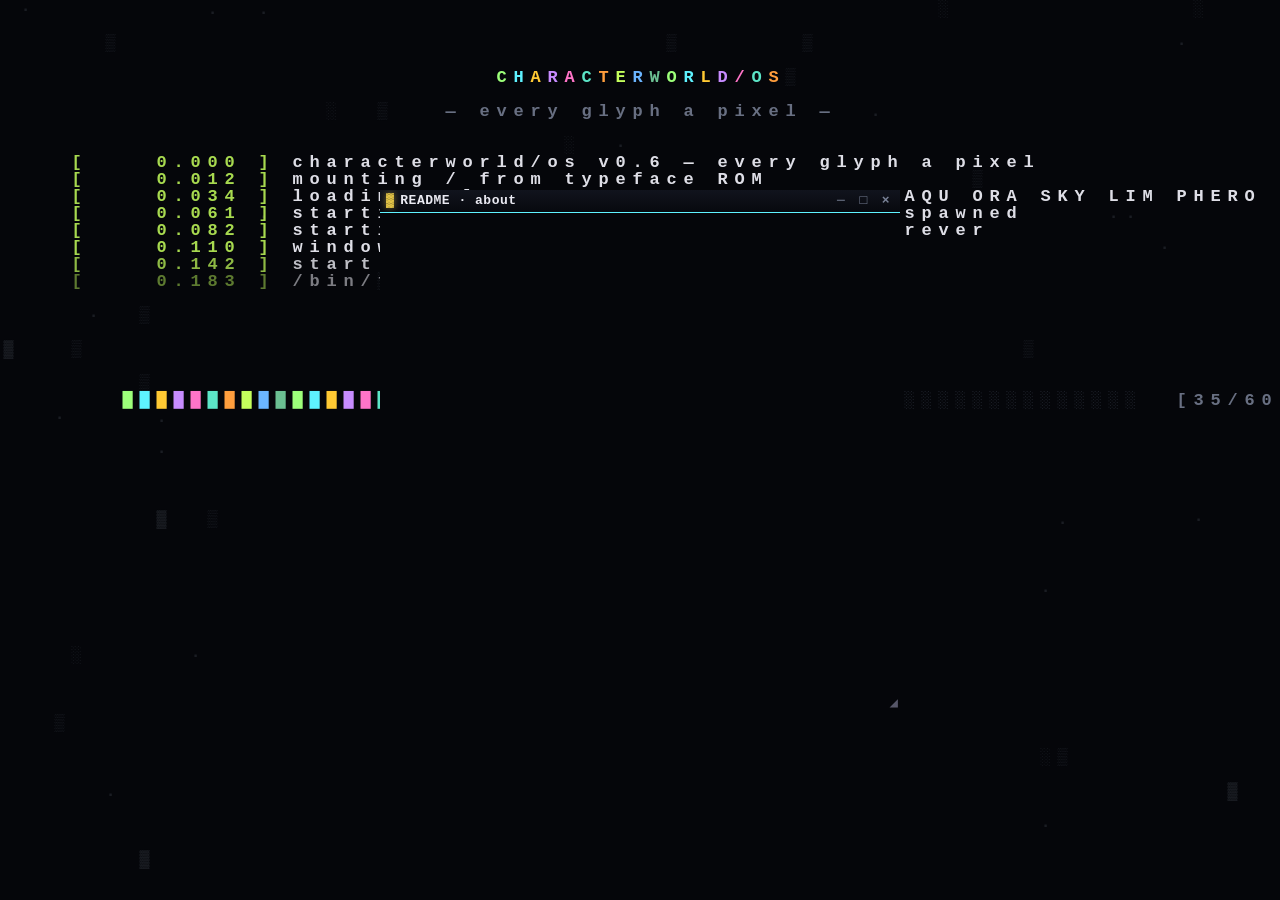
<file: index.html>
<!DOCTYPE html>
<html lang="en">
<head>
<meta charset="UTF-8">
<meta name="viewport" content="width=device-width,initial-scale=1,viewport-fit=cover,user-scalable=no">
<title>characterworld/os</title>
<meta name="description" content="CHARACTERWORLD/OS — a character-only desktop. Drag icons. Open windows. Run programs. Every glyph a pixel.">
<meta name="author" content="willbear / glitches">
<meta name="theme-color" content="#030403">
<meta property="og:type" content="website">
<meta property="og:title" content="characterworld/os">
<meta property="og:description" content="A character-only desktop OS. Drag icons. Open windows. Run programs.">
<meta property="og:image" content="https://willbearfruits.github.io/characterworld/og.png">
<meta property="og:image:width" content="1200">
<meta property="og:image:height" content="630">
<meta property="og:url" content="https://willbearfruits.github.io/characterworld/">
<meta property="og:site_name" content="characterworld">
<meta name="twitter:card" content="summary_large_image">
<meta name="twitter:title" content="characterworld/os">
<meta name="twitter:description" content="A character-only desktop OS.">
<meta name="twitter:image" content="https://willbearfruits.github.io/characterworld/og.png">
<link rel="icon" href="data:image/svg+xml;utf8,%3Csvg%20xmlns%3D%22http%3A%2F%2Fwww.w3.org%2F2000%2Fsvg%22%20viewBox%3D%220%200%2064%2064%22%3E%3Crect%20width%3D%2264%22%20height%3D%2264%22%20fill%3D%22%23030403%22%2F%3E%3Ctext%20x%3D%2250%25%22%20y%3D%2254%22%20text-anchor%3D%22middle%22%20font-family%3D%22Courier%20New%2Cmonospace%22%20font-size%3D%2256%22%20font-weight%3D%22bold%22%20fill%3D%22%23fff16a%22%3E%E2%8C%96%3C%2Ftext%3E%3C%2Fsvg%3E">
<style>
  :root{
    /* grain-derived palette */
    --bg:#05060a; --panel:#0a0c14;
    --dim:#2a2f3a; --low:#565668; --mid:#7a8398; --hi:#9dff7a; --ink:#eaeaf2;
    --acc:#5ef2ff; --cursor:#ffdc4d; --warn:#ff5e78;
    --vio:#c78bff; --pnk:#ff74c8; --sun:#ffc933; --aqu:#5ce5c7;
    --ora:#ff9e3d; --sky:#6bb5ff; --lim:#c4ff5c; --phero:#6bbf92;
  }
  html,body{margin:0;height:100%;overflow:hidden;background:var(--bg);color:var(--ink);font-family:"Courier New",Courier,monospace}
  body{user-select:none;-webkit-user-select:none}
  #bg{position:absolute;inset:0;width:100vw;height:100vh;background:var(--bg);display:block;z-index:0;cursor:none}
  #popups{position:absolute;inset:0;width:100vw;height:100vh;display:block;z-index:100;pointer-events:none;background:transparent}
  .win{cursor:default}
  #winLayer{position:absolute;inset:0;pointer-events:none;z-index:10}
  .win{
    position:absolute;
    background:var(--panel);
    color:var(--ink);
    pointer-events:auto;
    box-shadow:0 0 0 1px var(--low), 0 0 0 2px rgba(0,0,0,0.4), 0 12px 30px rgba(0,0,0,0.55);
    display:flex;flex-direction:column;
    font-family:"Courier New",Courier,monospace;
    transition:box-shadow 120ms;
  }
  .win.focused{box-shadow:0 0 0 1px var(--accent), 0 0 0 2px rgba(94,242,255,0.18), 0 14px 36px rgba(0,0,0,0.7)}
  .titlebar{
    height:22px;line-height:22px;
    padding:0 6px;
    background:linear-gradient(180deg, #11141d 0%, #07090e 100%);
    border-bottom:1px solid var(--low);
    color:var(--mid);
    font-size:13px;font-weight:bold;letter-spacing:0.5px;
    display:flex;align-items:center;gap:6px;
    cursor:grab;white-space:nowrap;overflow:hidden;
    user-select:none;
  }
  .win.focused .titlebar{color:var(--ink);border-bottom-color:var(--acc)}
  .titlebar.dragging{cursor:grabbing}
  .titlebar .glyph{color:var(--cursor);text-shadow:0 0 6px rgba(255,220,77,0.55)}
  .titlebar .name{flex:1;overflow:hidden;text-overflow:ellipsis}
  .titlebar .ctrl{cursor:pointer;padding:0 4px;color:var(--mid);font-weight:bold}
  .titlebar .ctrl:hover{color:var(--warm)}
  .titlebar .ctrl.close:hover{color:#ff5050}
  .content{flex:1;position:relative;overflow:hidden;background:var(--bg)}
  .content iframe{width:100%;height:100%;border:0;background:var(--bg);display:block}
  .content canvas{width:100%;height:100%;display:block;background:var(--bg)}
  /* prevent iframe from stealing pointer during drags */
  body.dragging .content iframe{pointer-events:none}
  body.dragging .content canvas{pointer-events:none}
  .resizer{
    position:absolute;right:0;bottom:0;width:14px;height:14px;cursor:nwse-resize;
    color:var(--low);font-size:14px;line-height:14px;text-align:right;padding-right:2px;
  }
  .resizer:hover{color:var(--accent)}
  /* ── mobile ────────────────────────────────────────────────────────── */
  body.mobile{touch-action:manipulation;-webkit-tap-highlight-color:transparent}
  body.mobile .titlebar{height:30px;line-height:30px;font-size:15px;cursor:default}
  body.mobile .titlebar .ctrl.min,
  body.mobile .titlebar .ctrl.max{display:none}
  body.mobile .titlebar .ctrl.close{font-size:22px;padding:0 10px}
  body.mobile .titlebar .glyph{display:none}
  body.mobile .resizer{display:none}
  body.mobile .win{box-shadow:none;border-top:1px solid var(--low)}
  body.mobile #bg{cursor:default}
</style>
</head>
<body>
<canvas id="bg"></canvas>
<div id="winLayer"></div>
<canvas id="popups"></canvas>
<script>
(() => {
"use strict";
// ─────────────────────────────────────────────────────────────────────────
// CHARACTERWORLD/OS — a character-only desktop.
// Background canvas draws wallpaper, icons, taskbar, start menu.
// Each program opens as a DOM window (.win) — iframes for external apps,
// per-window <canvas> for built-ins (BROWSER, CALC, SNAKE).
// ─────────────────────────────────────────────────────────────────────────

const bg = document.getElementById('bg');
const ctx = bg.getContext('2d');
const winLayer = document.getElementById('winLayer');
const popups = document.getElementById('popups');
const pctx = popups.getContext('2d');

// grain-derived palette — used everywhere
const BG='#05060a', PANEL='#0a0c14',
      DIM='#2a2f3a', LOW='#565668', MID='#7a8398', INK='#eaeaf2',
      HI='#9dff7a', ACC='#5ef2ff', WARN='#ff5e78', CURSOR='#ffdc4d',
      VIO='#c78bff', PNK='#ff74c8', SUN='#ffc933', AQU='#5ce5c7',
      ORA='#ff9e3d', SKY='#6bb5ff', LIM='#c4ff5c', PHERO='#6bbf92';
// legacy aliases used in existing code
const ACCENT=CURSOR, WARM=ORA, COOL=SKY;
// cycled hues for section labels / pills / sort bars
const RAINBOW = [HI, ACC, SUN, VIO, PNK, AQU, ORA, LIM, SKY, PHERO];

const NOISE = '░▒▓·∙•◦∘◌◍◎∴∵⋮⋯▪▫◆◇‹›«»/\\|¦†‡§¶'.split('');
const ZALGO_ABOVE = ['́','̂','̃','̆','̌','͛','ͣ','ͬ'];
// glyphs for mycelium heat tiers — colder → hotter
const HEAT_GLYPH = ['·','∘','◦','○','◯','●','◉','✺'];

let cell=14, cols=0, rows=0, dpr=1;
let mouseX=0, mouseY=0, mouseC=-1, mouseR=-1;
let t=0;
let zTop=100;
let startMenuOpen=false;
let dragOp=null; // {kind:'icon'|'window'|'resize', ...}

// ─── MOBILE MODE — pointer:coarse + small viewport → phone-style shell
let IS_MOBILE = false;
function detectMobile(){
  const minDim = Math.min(window.innerWidth, window.innerHeight);
  const wasM = IS_MOBILE;
  IS_MOBILE = (matchMedia('(pointer: coarse)').matches && minDim < 900) || matchMedia('(max-width: 720px)').matches;
  if(IS_MOBILE) document.body.classList.add('mobile');
  else document.body.classList.remove('mobile');
  return wasM !== IS_MOBILE;
}
detectMobile();

// ─────────────────────────────────────────────────────────────────────────
// helpers
// ─────────────────────────────────────────────────────────────────────────
function pad2(n){return n<10?'0'+n:''+n}
function clockStr(){const d=new Date();return pad2(d.getHours())+':'+pad2(d.getMinutes())+':'+pad2(d.getSeconds())}
function h2(x,y){let n=(x*374761393+y*668265263)^0x27d4eb2d;n=(n^(n>>>15))*2246822519;n=(n^(n>>>13))*3266489917;return((n^(n>>>16))>>>0)/0xffffffff}

// generic char-grid putters that take a (ctx, cell) — works for bg or any window canvas
function makePut(c, cs){
  const ascent = Math.floor(cs*1.02);
  c.font = `bold ${ascent}px "Courier New", Courier, monospace`;
  c.textBaseline='top';
  c.textAlign='center';
  return {
    put(ch, col, row, color, alpha){
      c.globalAlpha = alpha ?? 1;
      c.fillStyle = color;
      c.fillText(ch, col*cs + cs/2, row*cs + (cs-ascent)/2 + 1);
      c.globalAlpha = 1;
    },
    text(s, col, row, color, alpha){
      for(let i=0;i<s.length;i++) this.put(s[i], col+i, row, color, alpha);
    },
    cell: cs,
  };
}
let putBg; // bound after resize
let putPop;

// ─────────────────────────────────────────────────────────────────────────
// resize
// ─────────────────────────────────────────────────────────────────────────
function resize(){
  dpr = Math.max(1, Math.min(2, window.devicePixelRatio||1));
  const w=window.innerWidth, h=window.innerHeight;
  bg.width=w*dpr; bg.height=h*dpr;
  bg.style.width=w+'px'; bg.style.height=h+'px';
  ctx.setTransform(dpr,0,0,dpr,0,0);
  popups.width=w*dpr; popups.height=h*dpr;
  popups.style.width=w+'px'; popups.style.height=h+'px';
  pctx.setTransform(dpr,0,0,dpr,0,0);
  const wasMobile = IS_MOBILE;
  detectMobile();
  // bigger cells on mobile for legibility — sized to the narrowest dimension
  if(IS_MOBILE){
    cell = Math.max(14, Math.min(22, Math.floor(Math.min(w,h)/26)));
  } else {
    cell = Math.max(11, Math.min(18, Math.floor(Math.min(w,h)/52)));
  }
  cols = Math.floor(w/cell);
  rows = Math.floor(h/cell);
  putBg = makePut(ctx, cell);
  putPop = makePut(pctx, cell);
  // refresh layouts that depend on cell size / mobile flag
  if(wasMobile !== IS_MOBILE && icons && icons.length){
    icons = defaultIconLayout();
  }
  // re-center any open windows in mobile mode
  if(IS_MOBILE){
    for(const w of windows) applyMobileFullscreen(w);
  }
  for(const win of windows) if(win.kind==='builtin' && win.instance && win.instance.resize) win.instance.resize();
}
function applyMobileFullscreen(win){
  win.x = 0;
  win.y = 0;
  win.w = window.innerWidth;
  win.h = window.innerHeight - cell*2; // leave space for bottom home bar
  applyWinRect(win);
  if(win.canvasEl) sizeBuiltinCanvas(win);
}
window.addEventListener('resize', resize);

// ─────────────────────────────────────────────────────────────────────────
// ICONS — apps shown on the desktop (positions in cell coords, draggable)
// ─────────────────────────────────────────────────────────────────────────
// each icon art is exactly 9 chars wide × 3 rows tall
// `accent` is the icon's primary hue; `accent2` is its secondary tint
const APPS = [
  { id:'atelier', label:'ATELIER', kind:'iframe', src:'charactershop/',
    accent:PNK, accent2:VIO,
    art:[' ░▒▓█▒░ ', ' ▒▓ ╳ ▓▒','  ╱╳╲   '] },
  { id:'film', label:'FILM', kind:'iframe', src:'characterfilm/',
    accent:SKY, accent2:AQU,
    art:[' ►▣▣▣◄ ', '▣▒▓░▒▓▣','  ┄┄┄  '] },
  { id:'grain', label:'GRAIN', kind:'iframe', src:'charactergrain/',
    accent:PHERO, accent2:LIM,
    art:[' ·∴⋯∵· ', '∘◦∙•∘∙∘','  ⋮ ⋮  '] },
  { id:'tracker', label:'TRACKER', kind:'iframe', src:'charactertracker/',
    accent:VIO, accent2:PNK,
    art:['▪▫▪▫▪▫▪', '░▒█░▒█░','▪▫▪▫▪▫▪'] },
  { id:'delve', label:'DELVE', kind:'iframe', src:'characterdelve/',
    accent:ORA, accent2:SUN,
    art:[' ##.@.#', ' #.░▒.#','  ###  '] },
  { id:'browser', label:'BROWSER', kind:'builtin', factory:()=>new Browser(),
    accent:ACC, accent2:SKY,
    art:['┌─────┐', '│http:│','└─────┘'] },
  { id:'files', label:'FILES', kind:'builtin', factory:()=>new Files(),
    accent:SUN, accent2:ORA,
    art:['┌── ▾─┐', '│dir/ │','└─────┘'] },
  { id:'calc', label:'CALC', kind:'builtin', factory:()=>new Calculator(),
    accent:CURSOR, accent2:SUN,
    art:['┌──┬─┐', '│42│=│','└──┴─┘'] },
  { id:'snake', label:'SNAKE', kind:'builtin', factory:()=>new Snake(),
    accent:LIM, accent2:HI,
    art:[' ▓▓▓▓▒', ' ▒   ●','▓▓▓▓▒ '] },
  { id:'sort', label:'SORT', kind:'builtin', factory:()=>new Sorter(),
    accent:AQU, accent2:LIM,
    art:['▁▂▃▄▅▆▇', '▂▄▆▁▃▅▇','▁▃▅▂▄▆▇'] },
  { id:'life', label:'LIFE', kind:'builtin', factory:()=>new Life(),
    accent:PHERO, accent2:LIM,
    art:[' ░ ▒ ░ ', '▒ ▓ ▒ ░',' ░ ▒ ░ '] },
  { id:'term', label:'TERM', kind:'builtin', factory:()=>new Term(),
    accent:LIM, accent2:HI,
    art:[' $_     ', ' ls -al ',' >      '] },
  { id:'clock', label:'CLOCK', kind:'builtin', factory:()=>new Clock(),
    accent:CURSOR, accent2:SUN,
    art:[' ┌ ╲ ┐ ', ' │ │ │ ',' └ ─ ┘ '] },
  { id:'about', label:'README', kind:'builtin', factory:()=>new About(),
    accent:INK, accent2:MID,
    art:['┌─────┐', '│ ?   │','└─────┘'] },
];
const ICON_W=9, ICON_H=4; // 3 art + 1 label

const ICONS_KEY = 'cwos.icons.v1';
let icons = []; // [{appId, c, r}]
function defaultIconLayout(){
  const out=[];
  if(IS_MOBILE){
    // phone-style centered grid, 3 columns, generous spacing
    const cols_n = Math.max(2, Math.min(3, Math.floor((cols - 2) / (ICON_W + 2))));
    const rowH = ICON_H + 2;
    const gridW = cols_n * (ICON_W + 2) - 2;
    const c0 = Math.max(1, Math.floor((cols - gridW) / 2));
    const totalRows = Math.ceil(APPS.length / cols_n);
    const gridH = totalRows * rowH - 2;
    const r0 = Math.max(2, Math.floor((rows - gridH - 3) / 2));
    let i = 0;
    for(const a of APPS){
      const col = i % cols_n;
      const row = Math.floor(i / cols_n);
      out.push({appId:a.id, c: c0 + col*(ICON_W+2), r: r0 + row*rowH});
      i++;
    }
    return out;
  }
  let c=2, r=2;
  for(const a of APPS){
    out.push({appId:a.id, c, r});
    r += ICON_H + 1;
    if(r > rows - 6){ r=2; c += ICON_W + 2; }
  }
  return out;
}
function loadIcons(){
  let stored = null;
  try{
    const raw = localStorage.getItem(ICONS_KEY);
    if(raw){
      const parsed = JSON.parse(raw);
      if(Array.isArray(parsed)) stored = parsed;
    }
  }catch(_){}
  if(!stored || !stored.length) return defaultIconLayout();
  // append defaults for any apps not present (handles upgrades)
  const have = new Set(stored.map(i=>i.appId));
  const missing = APPS.filter(a=>!have.has(a.id));
  if(missing.length){
    // place each below the lowest existing icon in the same column when possible
    let r = stored.reduce((m,i)=>Math.max(m, i.r), 0) + ICON_H + 1;
    let c = 2;
    for(const a of missing){
      if(r > rows - 6){ r = 2; c += ICON_W + 2; }
      stored.push({appId:a.id, c, r});
      r += ICON_H + 1;
    }
  }
  return stored;
}
function saveIcons(){
  try{ localStorage.setItem(ICONS_KEY, JSON.stringify(icons)); }catch(_){}
}
// note: icons populated after first resize() so cols/rows are known

function appById(id){ return APPS.find(a=>a.id===id) }
function iconAt(c, r){
  for(let i=icons.length-1;i>=0;i--){
    const ic = icons[i];
    if(c>=ic.c && c<ic.c+ICON_W && r>=ic.r && r<ic.r+ICON_H) return ic;
  }
  return null;
}

// ─────────────────────────────────────────────────────────────────────────
// WINDOWS — DOM-based window manager
// ─────────────────────────────────────────────────────────────────────────
let windows = []; // [{id, app, kind, el, titleEl, contentEl, instance?, x,y,w,h,z, closing}]
let nextWinId = 1;
let focusedWin = null;

function focusWindow(win){
  if(focusedWin===win) return;
  if(focusedWin) focusedWin.el.classList.remove('focused');
  focusedWin = win;
  if(win){
    win.el.classList.add('focused');
    win.z = ++zTop;
    win.el.style.zIndex = win.z;
  }
}

function spawnWindow(app, opts={}){
  // mobile: only one app open at a time, fullscreen
  if(IS_MOBILE){
    for(const w of windows.slice()) closeWindow(w);
    opts.x = 0;
    opts.y = 0;
    opts.w = window.innerWidth;
    opts.h = window.innerHeight - cell*2; // leave room for bottom home bar
    startMenuOpen = false;
  }
  const w = opts.w ?? Math.min(720, Math.floor(window.innerWidth*0.6));
  const h = opts.h ?? Math.min(520, Math.floor(window.innerHeight*0.65));
  const x = opts.x ?? Math.floor((window.innerWidth - w)/2 + (windows.length%5)*22);
  const y = opts.y ?? Math.floor((window.innerHeight - h)/2 + (windows.length%5)*22);

  const el = document.createElement('div');
  el.className = 'win';
  el.style.left = x+'px'; el.style.top = y+'px';
  el.style.width = w+'px'; el.style.height = h+'px';
  el.style.zIndex = ++zTop;

  const titleEl = document.createElement('div');
  titleEl.className = 'titlebar';
  const glyph = document.createElement('span'); glyph.className='glyph'; glyph.textContent = IS_MOBILE ? '◂' : '▓';
  const name = document.createElement('span'); name.className='name'; name.textContent = IS_MOBILE ? ' '+app.label : ' '+app.label+' '+(app.kind==='iframe'?'· '+app.src:'· '+app.id);
  const minBtn = document.createElement('span'); minBtn.className='ctrl min'; minBtn.textContent='─';
  const maxBtn = document.createElement('span'); maxBtn.className='ctrl max'; maxBtn.textContent='□';
  const closeBtn = document.createElement('span'); closeBtn.className='ctrl close'; closeBtn.textContent = IS_MOBILE ? '⌂' : '×';
  titleEl.appendChild(glyph); titleEl.appendChild(name); titleEl.appendChild(minBtn); titleEl.appendChild(maxBtn); titleEl.appendChild(closeBtn);

  const contentEl = document.createElement('div');
  contentEl.className = 'content';

  el.appendChild(titleEl);
  el.appendChild(contentEl);

  const resizer = document.createElement('div');
  resizer.className = 'resizer';
  resizer.textContent = '◢';
  el.appendChild(resizer);

  winLayer.appendChild(el);

  const win = {
    id: nextWinId++,
    app, kind: app.kind,
    el, titleEl, contentEl, resizer,
    x, y, w, h, z: zTop,
    instance: null, iframe: null,
  };
  windows.push(win);

  // mount content
  if(app.kind === 'iframe'){
    const f = document.createElement('iframe');
    f.src = app.src;
    f.title = app.label;
    contentEl.appendChild(f);
    win.iframe = f;
  } else if(app.kind === 'builtin'){
    const c = document.createElement('canvas');
    contentEl.appendChild(c);
    win.canvasEl = c;
    win.ctx = c.getContext('2d');
    win.instance = app.factory();
    win.instance.win = win;
    win.instance.mount();
  }

  // titlebar drag — desktop only
  titleEl.addEventListener('mousedown', (e)=>{
    if(IS_MOBILE) return;
    if(e.target===closeBtn || e.target===minBtn || e.target===maxBtn) return;
    focusWindow(win);
    titleEl.classList.add('dragging');
    document.body.classList.add('dragging');
    const ox = e.clientX - win.x, oy = e.clientY - win.y;
    dragOp = { kind:'window', win, ox, oy };
    e.preventDefault();
  });

  // resize drag
  resizer.addEventListener('mousedown', (e)=>{
    focusWindow(win);
    document.body.classList.add('dragging');
    const sw = win.w, sh = win.h, sx = e.clientX, sy = e.clientY;
    dragOp = { kind:'resize', win, sw, sh, sx, sy };
    e.preventDefault();
    e.stopPropagation();
  });

  // focus on click anywhere
  el.addEventListener('mousedown', ()=>focusWindow(win), true);

  closeBtn.addEventListener('click', (e)=>{ e.stopPropagation(); closeWindow(win); });
  minBtn.addEventListener('click', (e)=>{ e.stopPropagation(); minimizeWindow(win); });
  maxBtn.addEventListener('click', (e)=>{ e.stopPropagation(); toggleMax(win); });

  // canvas size
  if(win.canvasEl) sizeBuiltinCanvas(win);
  focusWindow(win);
  return win;
}

function sizeBuiltinCanvas(win){
  // browser-style apps replace the standard canvas with their own layout;
  // they manage their own sizing — just notify them and bail.
  if(!win.canvasEl){
    if(win.instance && win.instance.resize) win.instance.resize();
    return;
  }
  const r = win.contentEl.getBoundingClientRect();
  const w = Math.max(40, Math.floor(r.width));
  const h = Math.max(40, Math.floor(r.height));
  const dp = Math.max(1, Math.min(2, window.devicePixelRatio||1));
  win.canvasEl.width = w*dp;
  win.canvasEl.height = h*dp;
  win.canvasEl.style.width = w+'px';
  win.canvasEl.style.height = h+'px';
  win.ctx.setTransform(dp,0,0,dp,0,0);
  win.pixW = w; win.pixH = h;
  if(win.instance && win.instance.resize) win.instance.resize();
}

function closeWindow(win){
  if(win.instance && win.instance.destroy) win.instance.destroy();
  win.el.remove();
  windows = windows.filter(w=>w!==win);
  if(focusedWin===win){
    focusedWin = null;
    const top = windows.reduce((a,b)=> (!a||b.z>a.z)?b:a, null);
    if(top) focusWindow(top);
  }
}
function minimizeWindow(win){
  // simple: hide for a moment, restore on taskbar click
  win.minimized = !win.minimized;
  win.el.style.display = win.minimized ? 'none' : '';
}
function toggleMax(win){
  if(!win.preMax){
    win.preMax = {x:win.x,y:win.y,w:win.w,h:win.h};
    win.x=4; win.y=4; win.w=window.innerWidth-8; win.h=window.innerHeight-cell*2-8;
  } else {
    Object.assign(win, win.preMax);
    win.preMax = null;
  }
  applyWinRect(win);
  if(win.canvasEl) sizeBuiltinCanvas(win);
}
function applyWinRect(win){
  win.el.style.left = win.x+'px';
  win.el.style.top = win.y+'px';
  win.el.style.width = win.w+'px';
  win.el.style.height = win.h+'px';
}

// global drag handlers
window.addEventListener('mousemove', (e)=>{
  mouseX = e.clientX; mouseY = e.clientY;
  mouseC = Math.floor(mouseX/cell);
  mouseR = Math.floor(mouseY/cell);
  if(!dragOp) return;
  if(dragOp.kind==='icon'){
    // mobile: never drag — preserve as a tap-only interaction
    if(IS_MOBILE){
      dragOp.moved = (Math.abs(e.clientX-dragOp.startX)>14 || Math.abs(e.clientY-dragOp.startY)>14);
      return;
    }
    dragOp.ic.c = Math.max(0, Math.min(cols-ICON_W, Math.floor(mouseX/cell) - dragOp.ox));
    dragOp.ic.r = Math.max(0, Math.min(rows-ICON_H-2, Math.floor(mouseY/cell) - dragOp.oy));
    dragOp.moved = dragOp.moved || (Math.abs(e.clientX-dragOp.startX)>4 || Math.abs(e.clientY-dragOp.startY)>4);
  } else if(dragOp.kind==='window'){
    dragOp.win.x = e.clientX - dragOp.ox;
    dragOp.win.y = Math.max(0, e.clientY - dragOp.oy);
    applyWinRect(dragOp.win);
  } else if(dragOp.kind==='resize'){
    dragOp.win.w = Math.max(160, dragOp.sw + (e.clientX - dragOp.sx));
    dragOp.win.h = Math.max(120, dragOp.sh + (e.clientY - dragOp.sy));
    applyWinRect(dragOp.win);
    if(dragOp.win.canvasEl) sizeBuiltinCanvas(dragOp.win);
  }
});
window.addEventListener('mouseup', (e)=>{
  if(dragOp){
    if(dragOp.kind==='icon'){
      saveIcons();
      // single-click open if didn't move
      if(!dragOp.moved){
        const app = appById(dragOp.ic.appId);
        if(app) spawnWindow(app);
      }
    }
    if(dragOp.kind==='window'){
      dragOp.win.titleEl.classList.remove('dragging');
    }
    document.body.classList.remove('dragging');
  }
  dragOp = null;
});

// ─────────────────────────────────────────────────────────────────────────
// CONTEXT MENU — canvas-rendered popup, in-universe
// ─────────────────────────────────────────────────────────────────────────
let ctxMenu = null; // {c, r, items: [{label, action, accent?, sep?}], hits: []}
function openCtxMenu(px, py, items){
  const c0 = Math.floor(px / cell);
  const r0 = Math.floor(py / cell);
  ctxMenu = { c: c0, r: r0, items, hits: [] };
}
function closeCtxMenu(){ ctxMenu = null }
function drawCtxMenu(){
  // clear popup canvas every frame (it's transparent)
  pctx.clearRect(0,0,popups.width,popups.height);
  if(!ctxMenu) return;
  const m = ctxMenu;
  let maxW = 4;
  for(const it of m.items){
    if(it.sep) continue;
    maxW = Math.max(maxW, it.label.length + (it.shortcut ? it.shortcut.length+2 : 0) + 4);
  }
  const w = maxW + 4;
  const h = m.items.length + 2;
  let c0 = m.c, r0 = m.r;
  if(c0 + w > cols) c0 = Math.max(0, cols - w);
  if(r0 + h > rows-1) r0 = Math.max(0, rows-1 - h);
  // shadow + body fill
  pctx.fillStyle = '#000';
  pctx.globalAlpha = 0.55;
  pctx.fillRect((c0+1)*cell, (r0+1)*cell, w*cell, h*cell);
  pctx.globalAlpha = 1;
  pctx.fillStyle = PANEL;
  pctx.fillRect(c0*cell, r0*cell, w*cell, h*cell);
  // border
  for(let cc=c0+1; cc<c0+w-1; cc++){ putPop.put('─', cc, r0, ACC, 0.85); putPop.put('─', cc, r0+h-1, ACC, 0.85); }
  for(let rr=r0+1; rr<r0+h-1; rr++){ putPop.put('│', c0, rr, ACC, 0.85); putPop.put('│', c0+w-1, rr, ACC, 0.85); }
  putPop.put('┌', c0, r0, ACC, 1);
  putPop.put('┐', c0+w-1, r0, ACC, 1);
  putPop.put('└', c0, r0+h-1, ACC, 1);
  putPop.put('┘', c0+w-1, r0+h-1, ACC, 1);
  m.hits = [];
  m.bounds = {c0, r0, w, h};
  for(let i=0; i<m.items.length; i++){
    const it = m.items[i];
    const r = r0 + 1 + i;
    if(it.sep){
      for(let cc=c0+1; cc<c0+w-1; cc++) putPop.put('─', cc, r, LOW, 0.5);
      continue;
    }
    const hov = mouseR===r && mouseC>=c0+1 && mouseC<c0+w-1;
    if(hov){
      pctx.fillStyle = it.accent || HI;
      pctx.globalAlpha = 0.18;
      pctx.fillRect((c0+1)*cell, r*cell, (w-2)*cell, cell);
      pctx.globalAlpha = 1;
    }
    const accent = it.accent || INK;
    putPop.put(hov?'▶':'▸', c0+2, r, accent, hov?1:0.85);
    putPop.text(it.label, c0+4, r, hov ? accent : INK, hov?1:0.92);
    if(it.shortcut){
      putPop.text(it.shortcut, c0+w-1-it.shortcut.length-1, r, MID, 0.7);
    }
    m.hits.push({c:c0+1, r, w:w-2, h:1, action:it.action});
  }
}
// helper builders for common menus
function desktopCtxItems(px, py){
  return [
    {label:'open START menu',  shortcut:'^S', accent:HI,   action:()=>{ startMenuOpen = true; }},
    {label:'arrange icons',     accent:SUN,  action:()=>{ icons = defaultIconLayout(); saveIcons(); }},
    {label:'shuffle wallpaper', accent:PHERO, action:()=>{ mycInit(); }},
    {sep:true},
    {label:'new program…',      accent:ACC,  action:()=>{ spawnWindow(appById('files')); }},
    {label:'open browser',      accent:ACC,  action:()=>{ spawnWindow(appById('browser')); }},
    {label:'open files',        accent:SUN,  action:()=>{ spawnWindow(appById('files')); }},
    {sep:true},
    {label:'about this OS…',    accent:VIO,  action:()=>{ spawnWindow(appById('about')); }},
  ];
}
function iconCtxItems(ic){
  const a = appById(ic.appId);
  if(!a) return [];
  return [
    {label:'open '+a.label,     shortcut:'↵', accent:a.accent, action:()=>spawnWindow(a)},
    {label:'open in new window', accent:a.accent2 || a.accent, action:()=>spawnWindow(a, {x: 60+windows.length*22, y: 60+windows.length*22})},
    {sep:true},
    {label:'reset position',     accent:SUN,  action:()=>{
      const def = defaultIconLayout().find(d=>d.appId===ic.appId);
      if(def){ ic.c = def.c; ic.r = def.r; saveIcons(); }
    }},
    {label:'remove from desktop',accent:WARN, action:()=>{
      icons = icons.filter(i=>i!==ic); saveIcons();
    }},
    {sep:true},
    {label:'properties…',        accent:ACC,  action:()=>{
      // open browser to atlas with this app referenced
      const w = spawnWindow(appById('browser'));
      // navigate after a tick — instance may not be ready
      setTimeout(()=>{ try{ w.instance.navigate('char://atlas') }catch(_){} }, 50);
    }},
  ];
}
function pillCtxItems(win){
  return [
    {label:win.minimized ? 'restore' : 'minimize', accent:SUN, action:()=>minimizeWindow(win)},
    {label:'maximize', accent:LIM, action:()=>toggleMax(win)},
    {label:'focus',    accent:ACC, action:()=>{ if(win.minimized){win.minimized=false; win.el.style.display='';} focusWindow(win); }},
    {sep:true},
    {label:'close',    accent:WARN, action:()=>closeWindow(win)},
  ];
}

// ─────────────────────────────────────────────────────────────────────────
// BACKGROUND CANVAS — wallpaper + icons + taskbar + start menu
// ─────────────────────────────────────────────────────────────────────────
// ─── MYCELIUM WALLPAPER (subdued) ───────────────────────────────────────
// tips walk a grid and deposit heat trails. kept dim & slow so the desktop
// stays readable — color is a whisper, not a parade.
const MYC_PALETTE = [PHERO, AQU, SKY, MID, LOW];
const myc = {
  cols:0, rows:0,
  heat:null, hue:null, nutrient:null,
  tips:[],
  dirX:[1,0,-1,0,1,1,-1,-1],
  dirY:[0,1,0,-1,1,-1,1,-1],
};
function mycInit(){
  const n = cols*rows;
  myc.cols = cols; myc.rows = rows;
  myc.heat = new Float32Array(n);
  myc.hue = new Uint8Array(n);
  myc.nutrient = new Float32Array(n);
  for(let i=0;i<n;i++) myc.nutrient[i] = 0.7 + 0.3*Math.random();
  myc.tips = [];
  // half as many seeds as before
  const seedCount = Math.max(2, Math.floor(Math.min(cols,rows)/26));
  for(let i=0;i<seedCount;i++) mycSpawn();
}
function mycSpawn(){
  myc.tips.push({
    c: Math.floor(Math.random()*cols),
    r: Math.floor(Math.random()*rows),
    energy: 0.5 + Math.random()*0.5,
    hue: Math.floor(Math.random()*MYC_PALETTE.length),
    drift: Math.floor(Math.random()*8),
  });
}
function mycStep(){
  if(!myc.heat || myc.cols!==cols || myc.rows!==rows) mycInit();
  const n = cols*rows;
  for(let i=0;i<n;i++){
    myc.heat[i] *= 0.992;            // longer trails, gentler fade
    myc.nutrient[i] = Math.min(1, myc.nutrient[i] + 0.002);
  }
  const newTips = [];
  for(let ti=myc.tips.length-1; ti>=0; ti--){
    const tip = myc.tips[ti];
    if(tip.c<0||tip.c>=cols||tip.r<0||tip.r>=rows){ myc.tips.splice(ti,1); continue; }
    const i = tip.r*cols + tip.c;
    const nu = myc.nutrient[i];
    // smaller heat deposits — caps around 0.4 in steady state
    myc.heat[i] = Math.min(0.55, myc.heat[i] + 0.18 + 0.18*nu);
    myc.hue[i] = tip.hue;
    myc.nutrient[i] = Math.max(0, nu - 0.10);
    let dirIdx = tip.drift;
    if(Math.random()<0.30){
      let bestW = -1, bestI = dirIdx;
      for(let d=0; d<8; d++){
        const nx = tip.c + myc.dirX[d], ny = tip.r + myc.dirY[d];
        if(nx<0||nx>=cols||ny<0||ny>=rows) continue;
        const w = myc.nutrient[ny*cols+nx] * (0.6 + Math.random()*0.8);
        if(w>bestW){ bestW = w; bestI = d; }
      }
      dirIdx = bestI;
    }
    tip.drift = dirIdx;
    tip.c += myc.dirX[dirIdx];
    tip.r += myc.dirY[dirIdx];
    // rarer branching, lower cap
    if(Math.random() < 0.025 && myc.tips.length + newTips.length < 32){
      const bd = Math.floor(Math.random()*8);
      newTips.push({
        c: tip.c + myc.dirX[bd], r: tip.r + myc.dirY[bd],
        energy: tip.energy*0.6,
        hue: tip.hue,
        drift: bd,
      });
    }
    tip.energy -= 0.003 + (1-nu)*0.008;
    if(tip.energy<=0 || Math.random() < 0.003) myc.tips.splice(ti,1);
  }
  for(const nt of newTips) myc.tips.push(nt);
  while(myc.tips.length < 2) mycSpawn();
}
function drawWallpaper(){
  // ensure mycelium is initialised even on the first odd frame
  if(!myc.heat || myc.cols!==cols || myc.rows!==rows) mycInit();
  // step on every other frame — half the motion
  if(t % 2 === 0) mycStep();
  for(let r=0;r<rows;r++){
    for(let c=0;c<cols;c++){
      const i = r*cols + c;
      const h = myc.heat[i];
      if(h < 0.05){
        // very sparse cold noise — barely there
        const hn = h2(c,r);
        if(hn > 0.97){
          const g = NOISE[Math.floor((hn*137 + t*0.005)%NOISE.length + NOISE.length)%NOISE.length];
          putBg.put(g, c, r, DIM, 0.10);
        }
        continue;
      }
      const tier = Math.min(HEAT_GLYPH.length-1, Math.floor(h * 2 * HEAT_GLYPH.length));
      const ch = HEAT_GLYPH[Math.min(HEAT_GLYPH.length-1, tier)];
      const col = MYC_PALETTE[myc.hue[i] % MYC_PALETTE.length];
      // alpha capped at 0.45 — never aggressive
      putBg.put(ch, c, r, col, Math.min(0.45, h*1.2));
    }
  }
}

function drawIcon(ic){
  const app = appById(ic.appId); if(!app) return;
  const c0 = ic.c, r0 = ic.r;
  const beingDragged = dragOp && dragOp.kind==='icon' && dragOp.ic===ic;
  const hovered = !dragOp && mouseC>=c0 && mouseC<c0+ICON_W && mouseR>=r0 && mouseR<r0+ICON_H;
  const a1 = app.accent || HI;
  const a2 = app.accent2 || MID;
  const al  = beingDragged ? 0.55 : 1;
  // soft halo behind hovered icons — paint a translucent rect under the art rows
  if(hovered){
    ctx.fillStyle = a1;
    ctx.globalAlpha = 0.08;
    ctx.fillRect(c0*cell, r0*cell, ICON_W*cell, ICON_H*cell);
    ctx.globalAlpha = 1;
  }
  // art
  for(let i=0;i<3;i++){
    const row = app.art[i] || '';
    for(let j=0;j<ICON_W && j<row.length;j++){
      const ch = row[j]; if(ch===' ') continue;
      const fl = 0.82 + 0.18*Math.sin(t*0.06 + j*0.4 + i + (app.id.length));
      // alternate primary/secondary so each icon has a 2-tone palette
      const col = ((i+j)%2===0) ? a1 : a2;
      const bright = hovered ? 1 : 0.9;
      putBg.put(ch, c0+j, r0+i, col, al*fl*bright);
    }
  }
  // label
  const label = app.label;
  const lc = c0 + Math.max(0, Math.floor((ICON_W - label.length)/2));
  putBg.text(label, lc, r0+3, hovered ? a1 : INK, al);
  // hover underline
  if(hovered){
    for(let j=0;j<ICON_W;j++) putBg.put('▔', c0+j, r0+4, a1, 0.55);
  }
}

let taskbarStartHit=null, taskbarPills=[], taskbarClockHit=null;
// rolling SORT-bar visualization for the status strip
const SORT_BARS_N = 18;
const sortBars = { arr: null, i: 0, j: 0 };
function sortInit(){
  sortBars.arr = new Array(SORT_BARS_N);
  for(let i=0;i<SORT_BARS_N;i++) sortBars.arr[i] = Math.floor(Math.random()*7) + 1;
  sortBars.i = 0; sortBars.j = 0;
}
function sortStep(){
  if(!sortBars.arr) sortInit();
  const a = sortBars.arr;
  // single bubble-sort compare-swap per call
  if(a[sortBars.j] > a[sortBars.j+1]){
    const tmp = a[sortBars.j]; a[sortBars.j] = a[sortBars.j+1]; a[sortBars.j+1] = tmp;
  }
  sortBars.j++;
  if(sortBars.j >= SORT_BARS_N - 1 - sortBars.i){
    sortBars.j = 0; sortBars.i++;
    if(sortBars.i >= SORT_BARS_N - 1){
      // shuffle and start again — perpetual sort for the eye
      for(let k=a.length-1;k>0;k--){
        const r = Math.floor(Math.random()*(k+1));
        [a[k], a[r]] = [a[r], a[k]];
      }
      sortBars.i = 0;
    }
  }
}
function drawSortBars(c0, r0){
  if(!sortBars.arr) sortInit();
  if(t%4===0) sortStep();
  const a = sortBars.arr;
  for(let i=0;i<a.length;i++){
    const v = a[i];
    const ch = '▁▂▃▄▅▆▇█'[Math.min(7, v)];
    let col = MID;
    if(i === sortBars.j) col = WARN;
    else if(i === sortBars.j+1) col = CURSOR;
    else col = RAINBOW[(i + Math.floor(t/8)) % RAINBOW.length];
    putBg.put(ch, c0+i, r0, col, 0.9);
  }
}
function drawMobileBar(){
  const r0 = rows-1;
  // top-bar status strip
  const time = clockStr();
  const t0r = 0;
  ctx.fillStyle = PANEL;
  ctx.fillRect(0, 0, cv_w(), cell);
  for(let c=0;c<cols;c++) putBg.put('─', c, 0, LOW, 0.55);
  // OS name on the left, time on the right
  putBg.text('CHARACTERWORLD/OS', 1, t0r, MID, 0.85);
  putBg.text(time, cols - time.length - 1, t0r, CURSOR, 1);

  // bottom home bar
  const r = rows-1;
  ctx.fillStyle = PANEL;
  ctx.fillRect(0, (r-1)*cell + cell*0.3, cv_w(), cell*1.7);
  for(let c=0;c<cols;c++) putBg.put('─', c, r-1, LOW, 0.6);
  // home button (centered)
  const homeLbl = ' ⌂ ';
  const hc = Math.floor((cols - homeLbl.length)/2);
  for(let i=0;i<homeLbl.length;i++){
    const col = homeLbl[i]==='⌂' ? CURSOR : INK;
    putBg.put(homeLbl[i], hc+i, r, col, 1);
  }
  taskbarStartHit = {c:hc, r, w:homeLbl.length, h:1};
  // current app name on the left if a window is open
  const open = windows.find(w=>!w.minimized);
  if(open){
    putBg.text(open.app.label, 2, r, open.app.accent || HI, 1);
  }
  taskbarPills = [];
  taskbarClockHit = null;
}
function drawTaskbar(){
  if(IS_MOBILE){ drawMobileBar(); return; }
  const r0 = rows-1;
  // panel band — solid dark fill across the whole row + 1px above
  ctx.fillStyle = PANEL;
  ctx.fillRect(0, (r0-1)*cell + cell*0.3, cv_w(), cell*1.7);
  // top edge of taskbar
  for(let c=0;c<cols;c++) putBg.put('─', c, r0-1, LOW, 0.7);

  // start button — colored gradient
  const startLbl = startMenuOpen ? '▼ START ' : '▶ START ';
  for(let i=0;i<startLbl.length;i++){
    const col = startMenuOpen ? CURSOR : RAINBOW[(i + Math.floor(t/12)) % RAINBOW.length];
    putBg.put(startLbl[i], 1+i, r0, col, 1);
  }
  taskbarStartHit = {c:1, r:r0, w:startLbl.length, h:1};
  // separator
  putBg.put('│', 1+startLbl.length, r0, LOW, 0.7);

  // running window pills, tinted by their app accent
  taskbarPills = [];
  let pc = 1+startLbl.length+2;
  for(const win of windows){
    const lbl = (win.minimized?'▭ ':'▣ ') + win.app.label;
    const pillW = lbl.length + 2;
    if(pc + pillW > cols - 30) break;
    const isFocus = focusedWin===win;
    const hov = mouseR===r0 && mouseC>=pc && mouseC<pc+pillW;
    const ac = win.app.accent || HI;
    const col = isFocus ? ac : (hov ? ac : MID);
    const a   = isFocus ? 1 : (hov ? 0.95 : 0.7);
    putBg.put('[', pc, r0, col, a);
    putBg.text(lbl, pc+1, r0, isFocus ? INK : col, a);
    putBg.put(']', pc+pillW-1, r0, col, a);
    if(isFocus){
      // little focus dot pulse to the right of the bracket
      putBg.put('•', pc+pillW, r0, ac, 0.6+0.4*Math.sin(t*0.18));
    }
    taskbarPills.push({c:pc, r:r0, w:pillW, h:1, win});
    pc += pillW + 1;
  }

  // RIGHT side: SORT mini-bars · MEM bar · clock
  const time = clockStr();
  const memSlots = 6;
  const totalRight = SORT_BARS_N + 2 + 4 + memSlots + 2 + time.length + 2;
  let sc = cols - totalRight - 1;
  // SORT bars
  drawSortBars(sc, r0);
  sc += SORT_BARS_N + 2;
  // MEM
  putBg.text('MEM ', sc, r0, MID, 0.85);
  const memFill = Math.floor(memSlots*(0.55 + 0.25*Math.sin(t*0.013) + 0.1*Math.sin(t*0.07)));
  for(let i=0;i<memSlots;i++){
    const filled = i<memFill;
    const col = !filled ? DIM : (i>4?WARN : i>2 ? CURSOR : HI);
    putBg.put(filled?'▓':'░', sc+4+i, r0, col, 0.9);
  }
  sc += 4 + memSlots + 2;
  // clock
  putBg.text(time, sc, r0, CURSOR, 1);
  taskbarClockHit = {c:sc, r:r0, w:time.length, h:1};
}
function cv_w(){ return bg.width / dpr }

let startMenuHits=[];
function drawStartMenu(){
  if(IS_MOBILE){ startMenuHits=[]; return; } // mobile uses the icon grid as home
  if(!startMenuOpen){ startMenuHits=[]; return; }
  const w = 24, h = APPS.length + 6;
  const c0 = 1, r0 = Math.max(2, rows - 1 - h);
  // wipe area with solid bg (and a 1-cell drop shadow tint to the right/below)
  ctx.fillStyle = '#000';
  ctx.globalAlpha = 0.55;
  ctx.fillRect((c0+1)*cell, (r0+1)*cell, w*cell, h*cell);
  ctx.globalAlpha = 1;
  ctx.fillStyle = BG;
  ctx.fillRect(c0*cell, r0*cell, w*cell, h*cell);
  // border
  for(let c=c0+1;c<c0+w-1;c++){ putBg.put('═', c, r0, MID, 0.95); putBg.put('═', c, r0+h-1, MID, 0.95); }
  for(let r=r0+1;r<r0+h-1;r++){ putBg.put('║', c0, r, MID, 0.95); putBg.put('║', c0+w-1, r, MID, 0.95); }
  putBg.put('╔', c0, r0, MID, 1); putBg.put('╗', c0+w-1, r0, MID, 1);
  putBg.put('╚', c0, r0+h-1, MID, 1); putBg.put('╝', c0+w-1, r0+h-1, MID, 1);

  // header — multi-color title
  const title = ' CHARACTERWORLD/OS';
  for(let i=0;i<title.length;i++){
    const col = title[i]===' ' ? INK : RAINBOW[(i + Math.floor(t/14)) % RAINBOW.length];
    putBg.put(title[i], c0+2+i, r0+1, col, 1);
  }
  // separator
  for(let c=c0+1;c<c0+w-1;c++) putBg.put('─', c, r0+2, LOW, 0.7);

  startMenuHits = [];
  let r = r0+3;
  const prog = APPS.filter(a=>a.kind==='iframe');
  const tools = APPS.filter(a=>a.kind==='builtin' && a.id!=='about');
  const sys   = APPS.filter(a=>a.id==='about');

  function drawGroup(title, list, headerCol){
    putBg.text(title, c0+2, r, headerCol, 0.85);
    r++;
    for(const a of list){
      const hov = mouseR===r && mouseC>=c0+1 && mouseC<c0+w-1;
      const ac = a.accent || HI;
      // glyph dot in app's accent color, then white-ish label
      putBg.put(hov?'▶':'▸', c0+2, r, ac, hov?1:0.85);
      const lbl = a.label.padEnd(w-6,' ');
      putBg.text(lbl, c0+4, r, hov ? ac : INK, hov?1:0.9);
      startMenuHits.push({c:c0+1, r, w:w-2, h:1, app:a});
      r++;
    }
    r++;
  }
  drawGroup('— programs —', prog, ACC);
  drawGroup('— accessories —', tools, SUN);
  drawGroup('— system —', sys, VIO);
}

// ─────────────────────────────────────────────────────────────────────────
// BACKGROUND INPUT (wallpaper-level: icons + taskbar + start menu)
// ─────────────────────────────────────────────────────────────────────────
bg.addEventListener('mousedown', (e)=>{
  const c = Math.floor(e.clientX/cell), r = Math.floor(e.clientY/cell);
  const right = e.button === 2;
  // context menu open? a left or right click anywhere on bg either selects an item or dismisses
  if(ctxMenu){
    for(const hit of ctxMenu.hits){
      if(c>=hit.c && c<hit.c+hit.w && r>=hit.r && r<hit.r+hit.h){
        const a = hit.action;
        closeCtxMenu();
        if(a) a();
        return;
      }
    }
    closeCtxMenu();
    if(!right) return;
  }
  if(right){
    // right-click routing
    if(taskbarStartHit){
      const h = taskbarStartHit;
      if(c>=h.c && c<h.c+h.w && r>=h.r && r<h.r+h.h){ openCtxMenu(e.clientX, e.clientY, [
        {label:'OS · about',     accent:VIO, action:()=>spawnWindow(appById('about'))},
        {label:'shuffle desktop',accent:PHERO, action:()=>{ mycInit(); icons = defaultIconLayout(); saveIcons(); }},
        {sep:true},
        {label:'reload page',    accent:WARN, action:()=>location.reload()},
      ]); return; }
    }
    for(const p of taskbarPills){
      if(c>=p.c && c<p.c+p.w && r>=p.r && r<p.r+p.h){
        openCtxMenu(e.clientX, e.clientY, pillCtxItems(p.win));
        return;
      }
    }
    const ic = iconAt(c, r);
    if(ic){
      openCtxMenu(e.clientX, e.clientY, iconCtxItems(ic));
      return;
    }
    // empty desktop right-click
    openCtxMenu(e.clientX, e.clientY, desktopCtxItems(e.clientX, e.clientY));
    return;
  }
  // ── left-click handling ──
  if(startMenuOpen){
    for(const hit of startMenuHits){
      if(c>=hit.c && c<hit.c+hit.w && r>=hit.r && r<hit.r+hit.h){
        startMenuOpen = false;
        spawnWindow(hit.app);
        return;
      }
    }
    startMenuOpen = false;
    return;
  }
  if(taskbarStartHit){
    const h = taskbarStartHit;
    if(c>=h.c && c<h.c+h.w && r>=h.r && r<h.r+h.h){
      if(IS_MOBILE){
        // home button — close all open windows and return to icon grid
        for(const w of windows.slice()) closeWindow(w);
      } else {
        startMenuOpen = true;
      }
      return;
    }
  }
  for(const p of taskbarPills){
    if(c>=p.c && c<p.c+p.w && r>=p.r && r<p.r+p.h){
      if(p.win.minimized){ p.win.minimized=false; p.win.el.style.display=''; }
      focusWindow(p.win);
      return;
    }
  }
  const ic = iconAt(c, r);
  if(ic){
    dragOp = { kind:'icon', ic, ox: c-ic.c, oy: r-ic.r,
               startX: e.clientX, startY: e.clientY, moved:false };
    return;
  }
  startMenuOpen = false;
});
// suppress native context menu over bg + windows so our in-universe one shows
window.addEventListener('contextmenu', (e)=>{ e.preventDefault(); });
// global capture-phase mousedown — when a menu is open, route the click
// to a menu item or close the menu. swallow the event so underlying
// elements (windows, icons) don't also receive it.
document.addEventListener('mousedown', (e)=>{
  if(!ctxMenu) return;
  const c = Math.floor(e.clientX/cell), r = Math.floor(e.clientY/cell);
  if(e.button === 2){
    // right-click while menu open: close current and let the new right-click open another
    closeCtxMenu();
    return;
  }
  for(const hit of ctxMenu.hits){
    if(c>=hit.c && c<hit.c+hit.w && r>=hit.r && r<hit.r+hit.h){
      const a = hit.action;
      closeCtxMenu();
      if(a) a();
      e.preventDefault();
      e.stopPropagation();
      return;
    }
  }
  // click outside the menu: just close
  closeCtxMenu();
  e.preventDefault();
  e.stopPropagation();
}, true);
// right-click on a window's title bar
document.addEventListener('mousedown', (e)=>{
  if(e.button !== 2) return;
  // hit-test windows from top z
  for(let i=windows.length-1; i>=0; i--){
    const w = windows[i];
    if(w.minimized) continue;
    const rb = w.titleEl.getBoundingClientRect();
    if(e.clientX>=rb.left && e.clientX<=rb.right && e.clientY>=rb.top && e.clientY<=rb.bottom){
      openCtxMenu(e.clientX, e.clientY, [
        {label:'focus',    accent:ACC, action:()=>focusWindow(w)},
        {label:w.minimized ? 'restore' : 'minimize', accent:SUN, action:()=>minimizeWindow(w)},
        {label:'maximize', accent:LIM, action:()=>toggleMax(w)},
        {sep:true},
        {label:'close',    accent:WARN, action:()=>closeWindow(w)},
      ]);
      e.preventDefault();
      return;
    }
  }
}, true);

// ─────────────────────────────────────────────────────────────────────────
// KEYBOARD — global shortcuts + route to focused builtin
// ─────────────────────────────────────────────────────────────────────────
window.addEventListener('keydown', (e)=>{
  // route to focused builtin first
  if(focusedWin && focusedWin.kind==='builtin' && focusedWin.instance && focusedWin.instance.onKey){
    if(focusedWin.instance.onKey(e)) return;
  }
  if(e.key==='Escape'){ startMenuOpen=false; closeCtxMenu(); return; }
  if(e.key==='F1'){ e.preventDefault(); window.open('https://github.com/willbearfruits/characterworld','_blank'); return; }
  const numMap = {'1':'atelier','2':'film','3':'grain','4':'tracker','5':'delve','6':'browser','7':'files','8':'calc','9':'snake','0':'sort'};
  if(numMap[e.key] && (e.metaKey || e.ctrlKey)){
    const a = appById(numMap[e.key]);
    if(a){ e.preventDefault(); spawnWindow(a); }
  }
  if(e.key==='s' && (e.metaKey||e.ctrlKey)){ e.preventDefault(); startMenuOpen = !startMenuOpen; }
});

// ─────────────────────────────────────────────────────────────────────────
// BUILT-IN APP: CALCULATOR
// ─────────────────────────────────────────────────────────────────────────
class Calculator {
  constructor(){
    this.display='0'; this.prev=null; this.op=null; this.justOp=false;
    this.flash=0;
    // 4×5 keypad
    this.keys = [
      ['C','±','%','÷'],
      ['7','8','9','×'],
      ['4','5','6','−'],
      ['1','2','3','+'],
      ['0','0','.','='],
    ];
    this.keyHits=[];
  }
  mount(){
    this.win.canvasEl.addEventListener('mousedown', (e)=>this._onClick(e));
  }
  resize(){ /* nothing per-frame */ }
  _onClick(e){
    const r = this.win.canvasEl.getBoundingClientRect();
    const x = e.clientX - r.left, y = e.clientY - r.top;
    for(const h of this.keyHits){
      if(x>=h.x && x<h.x+h.w && y>=h.y && y<h.y+h.h){
        this.press(h.label);
        this.flash = 8;
        return;
      }
    }
  }
  onKey(e){
    if(e.key>='0' && e.key<='9'){ this.press(e.key); return true; }
    if(e.key==='.') { this.press('.'); return true; }
    if(e.key==='+'||e.key==='-'||e.key==='*'||e.key==='/'){
      this.press(e.key==='+'?'+':e.key==='-'?'−':e.key==='*'?'×':'÷'); return true;
    }
    if(e.key==='Enter'||e.key==='='){ this.press('='); return true; }
    if(e.key==='Escape'){ this.press('C'); return true; }
    if(e.key==='Backspace'){
      this.display = this.display.length>1 ? this.display.slice(0,-1) : '0';
      return true;
    }
    return false;
  }
  press(k){
    if(/^[0-9]$/.test(k)){
      if(this.justOp){ this.display=k; this.justOp=false; }
      else this.display = this.display==='0' ? k : this.display+k;
    } else if(k==='.'){
      if(!this.display.includes('.')) this.display += '.';
    } else if(k==='C'){ this.display='0'; this.prev=null; this.op=null; }
    else if(k==='±'){ this.display = this.display.startsWith('-') ? this.display.slice(1) : '-'+this.display; }
    else if(k==='%'){ this.display = String(parseFloat(this.display)/100); }
    else if(k==='+'||k==='−'||k==='×'||k==='÷'){
      if(this.prev!=null && this.op && !this.justOp) this._compute();
      else this.prev = parseFloat(this.display);
      this.op = k; this.justOp = true;
    } else if(k==='='){
      if(this.op!=null) this._compute();
      this.op = null; this.justOp = true;
    }
  }
  _compute(){
    const a = this.prev, b = parseFloat(this.display);
    let r = 0;
    switch(this.op){
      case '+': r=a+b; break; case '−': r=a-b; break;
      case '×': r=a*b; break; case '÷': r = b===0 ? NaN : a/b; break;
    }
    this.display = isNaN(r) ? 'ERR' : (Math.round(r*1e8)/1e8).toString();
    this.prev = isNaN(r) ? null : r;
  }
  draw(){
    const c = this.win.ctx;
    const W = this.win.pixW, H = this.win.pixH;
    c.fillStyle = BG; c.fillRect(0,0,W,H);
    const cs = Math.max(10, Math.floor(Math.min(W/26, H/14)));
    const put = makePut(c, cs);
    const cols = Math.floor(W/cs), rows = Math.floor(H/cs);
    // border
    for(let cc=1;cc<cols-1;cc++){ put.put('═', cc, 0, MID, 0.85); put.put('═', cc, rows-1, MID, 0.85); }
    for(let rr=1;rr<rows-1;rr++){ put.put('║', 0, rr, MID, 0.85); put.put('║', cols-1, rr, MID, 0.85); }
    put.put('╔',0,0,MID,1); put.put('╗',cols-1,0,MID,1); put.put('╚',0,rows-1,MID,1); put.put('╝',cols-1,rows-1,MID,1);

    // display
    const dispR = 2;
    const txt = this.display.slice(-Math.max(8, cols-6));
    put.text(' '+txt.padStart(cols-4,' ')+' ', 2, dispR, this.flash>0?ACCENT:HI, 1);
    if(this.flash>0) this.flash--;
    // op indicator
    if(this.op) put.put(this.op, 2, dispR, ACCENT, 0.9);

    // keypad
    const startR = 4;
    const padH = rows - startR - 2;
    const padW = cols - 4;
    const cellW = Math.max(3, Math.floor(padW/4));
    const cellH = Math.max(2, Math.floor(padH/5));
    this.keyHits = [];
    for(let row=0; row<5; row++){
      for(let col=0; col<4; col++){
        const k = this.keys[row][col];
        // skip duplicate '0' second-cell to make a wide 0
        if(row===4 && col===1 && this.keys[row][0]===this.keys[row][1]) continue;
        const span = (row===4 && col===0) ? 2 : 1;
        const x = 2 + col*cellW;
        const y = startR + row*cellH;
        const w = cellW*span;
        // draw key box
        const isOp = '÷×−+='.includes(k);
        const isFn = 'C±%'.includes(k);
        const col1 = isOp ? ACCENT : isFn ? WARM : HI;
        for(let cc=0;cc<w;cc++){ put.put('─', x+cc, y, LOW, 0.6); put.put('─', x+cc, y+cellH-1, LOW, 0.6); }
        for(let rr=0;rr<cellH;rr++){ put.put('│', x, y+rr, LOW, 0.6); put.put('│', x+w-1, y+rr, LOW, 0.6); }
        put.put('┌',x,y,LOW,0.7); put.put('┐',x+w-1,y,LOW,0.7);
        put.put('└',x,y+cellH-1,LOW,0.7); put.put('┘',x+w-1,y+cellH-1,LOW,0.7);
        // label centered
        const lc = x + Math.floor(w/2);
        const lr = y + Math.floor(cellH/2);
        put.put(k, lc, lr, col1, 0.95);
        // hit-rect in pixels
        this.keyHits.push({ x:x*cs, y:y*cs, w:w*cs, h:cellH*cs, label:k });
      }
    }
  }
  destroy(){}
}

// ─────────────────────────────────────────────────────────────────────────
// BUILT-IN APP: SNAKE
// ─────────────────────────────────────────────────────────────────────────
class Snake {
  constructor(){
    this.gw = 22; this.gh = 14;
    this.reset();
    this.tickAccum = 0;
    this.speed = 8;
  }
  reset(){
    this.snake = [{c:Math.floor(this.gw/2), r:Math.floor(this.gh/2)}];
    this.dir = {c:1, r:0};
    this.queueDir = null;
    this.dead = false;
    this.score = 0;
    this.placeFood();
  }
  placeFood(){
    let tries=0;
    while(tries++<200){
      const c = 1+Math.floor(Math.random()*(this.gw-2));
      const r = 1+Math.floor(Math.random()*(this.gh-2));
      if(!this.snake.some(s=>s.c===c&&s.r===r)){ this.food={c,r}; return; }
    }
    this.food = {c:1,r:1};
  }
  mount(){}
  resize(){}
  onKey(e){
    const m = {'ArrowUp':{c:0,r:-1},'ArrowDown':{c:0,r:1},'ArrowLeft':{c:-1,r:0},'ArrowRight':{c:1,r:0},
               'w':{c:0,r:-1},'s':{c:0,r:1},'a':{c:-1,r:0},'d':{c:1,r:0},
               'W':{c:0,r:-1},'S':{c:0,r:1},'A':{c:-1,r:0},'D':{c:1,r:0}};
    if(m[e.key]){
      const d = m[e.key];
      // disallow 180° reverse
      if(d.c === -this.dir.c && d.r === -this.dir.r) return true;
      this.queueDir = d;
      e.preventDefault();
      return true;
    }
    if(e.key===' '){ if(this.dead) this.reset(); else this.paused=!this.paused; e.preventDefault(); return true; }
    return false;
  }
  step(){
    if(this.dead||this.paused) return;
    if(this.queueDir){ this.dir = this.queueDir; this.queueDir = null; }
    const head = this.snake[0];
    const nh = {c: head.c + this.dir.c, r: head.r + this.dir.r};
    // wall
    if(nh.c<=0||nh.c>=this.gw-1||nh.r<=0||nh.r>=this.gh-1){ this.dead=true; return; }
    // self
    if(this.snake.some(s=>s.c===nh.c&&s.r===nh.r)){ this.dead=true; return; }
    this.snake.unshift(nh);
    if(nh.c===this.food.c && nh.r===this.food.r){
      this.score++; this.placeFood();
    } else {
      this.snake.pop();
    }
  }
  draw(){
    this.tickAccum++;
    if(this.tickAccum >= this.speed){ this.tickAccum=0; this.step(); }

    const c = this.win.ctx;
    const W = this.win.pixW, H = this.win.pixH;
    c.fillStyle = BG; c.fillRect(0,0,W,H);
    const cs = Math.max(10, Math.floor(Math.min(W/(this.gw+2), (H-30)/(this.gh+1))));
    const put = makePut(c, cs);
    const ox = Math.floor((W - this.gw*cs)/2 / cs);
    const oy = 1;

    // arena walls
    for(let cc=0;cc<this.gw;cc++){
      put.put('▓', ox+cc, oy, LOW, 0.85);
      put.put('▓', ox+cc, oy+this.gh-1, LOW, 0.85);
    }
    for(let rr=0;rr<this.gh;rr++){
      put.put('▓', ox, oy+rr, LOW, 0.85);
      put.put('▓', ox+this.gw-1, oy+rr, LOW, 0.85);
    }
    // food
    put.put('●', ox+this.food.c, oy+this.food.r, WARM, 0.85+0.15*Math.sin(t*0.2));
    // snake
    for(let i=0;i<this.snake.length;i++){
      const s = this.snake[i];
      const ch = i===0 ? '▣' : (i%2===0?'▒':'▓');
      const col = i===0 ? ACCENT : HI;
      put.put(ch, ox+s.c, oy+s.r, col, 1 - i*0.02);
    }
    // hud
    const hudR = oy + this.gh + 1;
    put.text('SCORE '+this.score, ox, hudR, HI, 1);
    if(this.dead) put.text(' GAME OVER · SPACE to restart ', ox+8, hudR, ACCENT, 0.8+0.2*Math.sin(t*0.2));
    else if(this.paused) put.text(' PAUSED · SPACE to resume ', ox+8, hudR, MID, 0.9);
    else put.text(' WASD/arrows  SPACE pause ', ox+8, hudR, MID, 0.7);
  }
  destroy(){}
}

// ─────────────────────────────────────────────────────────────────────────
// BUILT-IN APP: LIFE (Conway's Game of Life)
// ─────────────────────────────────────────────────────────────────────────
class Life {
  constructor(){
    this.gw = 60; this.gh = 36;
    this.grid = null;
    this.next = null;
    this.age = null;
    this.gen = 0;
    this.paused = false;
    this.speed = 4;     // ticks-per-frame divisor (lower = faster)
    this.painting = 0;  // 0=none, 1=draw, -1=erase
    this.reset(true);
    this.hits = [];
  }
  reset(seed){
    const n = this.gw*this.gh;
    this.grid = new Uint8Array(n);
    this.next = new Uint8Array(n);
    this.age  = new Uint16Array(n);
    this.gen = 0;
    if(seed){
      // a soup
      for(let i=0;i<n;i++) if(Math.random()<0.22) this.grid[i] = 1;
    }
  }
  clear(){ const n=this.gw*this.gh; this.grid.fill(0); this.next.fill(0); this.age.fill(0); this.gen=0; }
  glider(cx,cy){
    // R-pentomino seed
    const pts = [[0,1],[0,2],[1,0],[1,1],[2,1]];
    for(const [dx,dy] of pts){
      const x = cx+dx, y = cy+dy;
      if(x>=0&&x<this.gw&&y>=0&&y<this.gh) this.grid[y*this.gw+x] = 1;
    }
  }
  step(){
    const w=this.gw, h=this.gh;
    for(let y=0;y<h;y++){
      for(let x=0;x<w;x++){
        let n = 0;
        for(let dy=-1;dy<=1;dy++) for(let dx=-1;dx<=1;dx++){
          if(!dx && !dy) continue;
          const nx = (x+dx+w)%w, ny = (y+dy+h)%h;
          n += this.grid[ny*w+nx];
        }
        const i = y*w+x;
        const alive = this.grid[i];
        const next = (alive ? (n===2||n===3) : n===3) ? 1 : 0;
        this.next[i] = next;
        if(next){ this.age[i] = Math.min(65535, (alive ? this.age[i]+1 : 1)); }
        else this.age[i] = 0;
      }
    }
    [this.grid, this.next] = [this.next, this.grid];
    this.gen++;
  }
  mount(){
    const c = this.win.canvasEl;
    c.addEventListener('mousedown', (e)=>this._down(e));
    c.addEventListener('mousemove', (e)=>this._move(e));
    c.addEventListener('mouseup',   ()=>{ this.painting = 0; });
    c.addEventListener('mouseleave',()=>{ this.painting = 0; });
  }
  resize(){}
  _localCell(e){
    const r = this.win.canvasEl.getBoundingClientRect();
    const x = e.clientX - r.left, y = e.clientY - r.top;
    return { x, y };
  }
  _down(e){
    const {x, y} = this._localCell(e);
    for(const h of this.hits){
      if(x>=h.x && x<h.x+h.w && y>=h.y && y<h.y+h.h){ h.action(); return; }
    }
    if(this._gridHit){
      const {gx0, gy0, ccs} = this._gridHit;
      const gx = Math.floor((x - gx0)/ccs), gy = Math.floor((y - gy0)/ccs);
      if(gx>=0 && gx<this.gw && gy>=0 && gy<this.gh){
        const i = gy*this.gw + gx;
        const cur = this.grid[i];
        this.painting = cur ? -1 : 1;
        this.grid[i] = this.painting>0 ? 1 : 0;
      }
    }
  }
  _move(e){
    if(!this.painting) return;
    const {x, y} = this._localCell(e);
    if(!this._gridHit) return;
    const {gx0, gy0, ccs} = this._gridHit;
    const gx = Math.floor((x - gx0)/ccs), gy = Math.floor((y - gy0)/ccs);
    if(gx>=0 && gx<this.gw && gy>=0 && gy<this.gh){
      this.grid[gy*this.gw + gx] = this.painting>0 ? 1 : 0;
    }
  }
  onKey(e){
    if(e.key===' '){ this.paused = !this.paused; return true; }
    if(e.key==='c'||e.key==='C'){ this.clear(); return true; }
    if(e.key==='r'||e.key==='R'){ this.reset(true); return true; }
    if(e.key==='+'||e.key==='='){ this.speed = Math.max(1, this.speed-1); return true; }
    if(e.key==='-'){ this.speed = Math.min(20, this.speed+1); return true; }
    return false;
  }
  draw(){
    if(!this.paused && (t % this.speed === 0)) this.step();
    const c = this.win.ctx;
    const W = this.win.pixW, H = this.win.pixH;
    c.fillStyle = BG; c.fillRect(0,0,W,H);
    const ccs = Math.max(8, Math.floor(Math.min(W/(this.gw+2), (H-40)/(this.gh+2))));
    const put = makePut(c, ccs);
    const ccols = Math.floor(W/ccs), crows = Math.floor(H/ccs);
    // border
    for(let cc=1;cc<ccols-1;cc++){ put.put('═', cc, 0, MID, 0.8); put.put('═', cc, crows-1, MID, 0.8); }
    for(let rr=1;rr<crows-1;rr++){ put.put('║', 0, rr, MID, 0.8); put.put('║', ccols-1, rr, MID, 0.8); }
    put.put('╔',0,0,MID,1); put.put('╗',ccols-1,0,MID,1); put.put('╚',0,crows-1,MID,1); put.put('╝',ccols-1,crows-1,MID,1);
    put.text(' LIFE · gen '+this.gen+' ', 2, 0, PHERO, 1);

    const gx0 = Math.floor((W - this.gw*ccs)/2);
    const gy0 = ccs * 2;
    this._gridHit = { gx0, gy0, ccs };
    // grid
    for(let y=0;y<this.gh;y++){
      for(let x=0;x<this.gw;x++){
        const i = y*this.gw+x;
        if(!this.grid[i]) continue;
        const a = Math.min(20, this.age[i]);
        const ch = a < 2 ? '◌' : a < 4 ? '○' : a < 8 ? '●' : '◉';
        const col = a < 2 ? LIM : a < 4 ? PHERO : a < 8 ? AQU : VIO;
        c.globalAlpha = 0.95;
        c.fillStyle = col;
        c.fillText(ch, gx0 + x*ccs + ccs/2, gy0 + y*ccs + (ccs - Math.floor(ccs*1.02))/2 + 1);
        c.globalAlpha = 1;
      }
    }
    // controls row
    this.hits = [];
    const cy = crows - 2;
    let cx = 2;
    const btns = [
      {l:'[ '+(this.paused?'▶ play':'❚❚ pause')+' ]', col:CURSOR, a:()=>{ this.paused = !this.paused; }},
      {l:'[ step ]', col:LIM, a:()=>{ this.step(); }},
      {l:'[ clear ]', col:WARN, a:()=>{ this.clear(); }},
      {l:'[ soup ]', col:PHERO, a:()=>{ this.reset(true); }},
      {l:'[ R-pent ]', col:VIO, a:()=>{ this.clear(); this.glider(this.gw>>1, this.gh>>1); }},
    ];
    for(const b of btns){
      put.text(b.l, cx, cy, b.col, 0.95);
      this.hits.push({x:cx*ccs, y:cy*ccs, w:b.l.length*ccs, h:ccs, action:b.a});
      cx += b.l.length + 1;
    }
    put.text('speed ×'+(20-this.speed)+'  · click cells to paint · space pause', 2, crows-1+0, MID, 0);
  }
  destroy(){}
}

// ─────────────────────────────────────────────────────────────────────────
// BUILT-IN APP: TERM (fake shell with a few real commands)
// ─────────────────────────────────────────────────────────────────────────
class Term {
  constructor(){
    this.lines = [];
    this.input = '';
    this.cursorOn = true;
    this.history = [];
    this.histIdx = -1;
    this.scroll = 0;
    this.pwd = '/characterworld';
    this._println(' characterworld/os terminal · type "help"');
    this._println('');
    this.commands = {
      help: ()=>this._println('  commands: help · ls · cd · echo · cat · open · launch · clear · date · whoami · joke · banner · uptime · sort · sl · cowsay · matrix'),
      ls:   ()=>{
        const list = [
          'charactershop/  characterfilm/  charactergrain/  charactertracker/  characterdelve/',
          'README.md  AGENTS.md  CLAUDE.md  index.html',
          'system/  accessories/',
        ];
        for(const l of list) this._println(l);
      },
      cd:   (a)=>{ this.pwd = '/' + (a?a:'characterworld').replace(/^\/+/,''); },
      echo: (...a)=>this._println(a.join(' ')),
      cat:  (a)=>{
        if(!a) return this._println('cat: missing operand');
        // local paths only — no protocols, no protocol-relative, no parent-dir traversal
        if(/^[a-z]+:/i.test(a) || a.startsWith('//') || a.includes('..')){
          return this._println('cat: local paths only');
        }
        fetch(a).then(r=> r.ok ? r.text() : Promise.reject(r.status))
          .then(txt=>{ for(const ln of txt.split('\n').slice(0,40)) this._println(ln); })
          .catch(err=>this._println('cat: '+err));
      },
      open: (a)=>{
        const app = appById(a||'');
        if(!app) return this._println('open: unknown program: '+a);
        spawnWindow(app); this._println('opened '+app.label+'.');
      },
      launch: (a)=>this.commands.open(a),
      clear: ()=>{ this.lines = []; },
      date:  ()=>this._println(new Date().toString()),
      whoami:()=>this._println('visitor'),
      uptime:()=>this._println('up '+Math.floor((performance.now()-_BOOT)/1000)+'s · 1 user · load 0.42 0.39 0.31'),
      joke:  ()=>this._println(JOKES[Math.floor(Math.random()*JOKES.length)]),
      banner:(...a)=>{
        const txt = (a.join(' ')||'CHARACTERWORLD').toUpperCase();
        this._println('  '+txt.split('').map(c=> '▓'+c+'▓').join(' '));
      },
      sort: ()=>{
        const xs = [];
        for(let i=0;i<10;i++) xs.push(Math.floor(Math.random()*100));
        this._println('  in: '+xs.join(' '));
        this._println(' out: '+xs.slice().sort((a,b)=>a-b).join(' '));
      },
      sl:   ()=>{ for(const ln of TRAIN) this._println(ln); },
      cowsay: (...a)=>{
        const m = a.join(' ') || 'mooo';
        const top = ' '+'_'.repeat(m.length+2);
        this._println(top);
        this._println('< '+m+' >');
        this._println(' '+'-'.repeat(m.length+2));
        this._println('        \\   ^__^');
        this._println('         \\  (oo)\\_______');
        this._println('            (__)\\       )\\/\\');
        this._println('                ||----w |');
        this._println('                ||     ||');
      },
      matrix: ()=>{
        for(let i=0;i<8;i++){
          let s = '';
          for(let j=0;j<48;j++) s += '─│┃┐└┘╳┼·.•◦∘'[Math.floor(Math.random()*13)];
          this._println(s);
        }
      },
    };
  }
  _println(s){ this.lines.push(s); }
  _prompt(){ return this.pwd + ' $ '; }
  mount(){
    const cnv = this.win.canvasEl;
    cnv.addEventListener('mousedown', ()=>{ /* focus handled by win */ });
  }
  resize(){}
  onKey(e){
    if(e.metaKey || e.ctrlKey){
      if(e.key==='l'){ this.commands.clear(); e.preventDefault(); return true; }
      if(e.key==='c'){ this._println(this._prompt() + this.input + '^C'); this.input=''; e.preventDefault(); return true; }
    }
    if(e.key==='Enter'){
      this._println(this._prompt() + this.input);
      const cmd = this.input.trim();
      this.input = '';
      if(cmd){
        this.history.push(cmd); this.histIdx = this.history.length;
        const [name, ...args] = cmd.split(/\s+/);
        const fn = this.commands[name];
        if(fn) fn(...args);
        else this._println(name+': command not found');
      }
      e.preventDefault();
      return true;
    }
    if(e.key==='Backspace'){ this.input = this.input.slice(0,-1); e.preventDefault(); return true; }
    if(e.key==='ArrowUp'){
      if(this.histIdx>0){ this.histIdx--; this.input = this.history[this.histIdx]||''; }
      e.preventDefault(); return true;
    }
    if(e.key==='ArrowDown'){
      if(this.histIdx<this.history.length){ this.histIdx++; this.input = this.history[this.histIdx]||''; }
      e.preventDefault(); return true;
    }
    if(e.key.length===1 && !e.ctrlKey && !e.metaKey){ this.input += e.key; return true; }
    return false;
  }
  draw(){
    const c = this.win.ctx;
    const W = this.win.pixW, H = this.win.pixH;
    c.fillStyle = BG; c.fillRect(0,0,W,H);
    const ccs = Math.max(11, Math.floor(Math.min(W/80, H/30)));
    const put = makePut(c, ccs);
    const ccols = Math.floor(W/ccs), crows = Math.floor(H/ccs);
    // border
    for(let cc=1;cc<ccols-1;cc++){ put.put('═', cc, 0, MID, 0.8); put.put('═', cc, crows-1, MID, 0.8); }
    for(let rr=1;rr<crows-1;rr++){ put.put('║', 0, rr, MID, 0.8); put.put('║', ccols-1, rr, MID, 0.8); }
    put.put('╔',0,0,MID,1); put.put('╗',ccols-1,0,MID,1); put.put('╚',0,crows-1,MID,1); put.put('╝',ccols-1,crows-1,MID,1);
    put.text(' /bin/term ', 2, 0, LIM, 1);
    // body
    const inner = ccols - 4;
    const visible = crows - 3;
    const allLines = this.lines.slice(-visible+1);
    for(let i=0;i<allLines.length;i++){
      put.text(allLines[i].slice(0, inner), 2, 1+i, INK, 0.95);
    }
    // input line
    const ir = 1 + allLines.length;
    const promptStr = this._prompt();
    put.text(promptStr, 2, ir, LIM, 1);
    put.text(this.input.slice(-inner+promptStr.length), 2+promptStr.length, ir, INK, 1);
    if(Math.floor(t/30)%2===0) put.put('█', 2+promptStr.length+this.input.length, ir, CURSOR, 0.95);
  }
  destroy(){}
}
const JOKES = [
  'why did the glyph cross the page? to render the other side.',
  'a character walks into a bar. \"sorry, no images allowed.\"',
  'unicode and ascii are at a party. ascii leaves early; he was feeling 7-bit.',
  'i tried to write a joke in zalgo but it consumed the punchline.',
];
const TRAIN = [
  '      ====        _________               ___________',
  '  _D _|  |_______/        \\__I_I_____===__|___________|',
  '   |(_)---  |   H\\________/ |   |        =|___ ___|   ',
  '   /     |  |   H  |  |     |   |         ||_- |   |  ',
  '  |      |  |   H  |__-----------------------------|  ',
  '  | ________|___H__/__|_____/[][]~\\_______________|  ',
  '  |/ |   |-----------I_____I [][] []  D   |=======|__|',
  '__/ =| o |=-O=====O=====O=====O \\ ____Y___________|__ ',
];
let _BOOT = performance.now();

// ─────────────────────────────────────────────────────────────────────────
// BUILT-IN APP: CLOCK (multi-zone analog-ish clock in glyphs)
// ─────────────────────────────────────────────────────────────────────────
class Clock {
  constructor(){
    this.zones = [
      {label:'LOCAL', offset: -new Date().getTimezoneOffset()/60},
      {label:'UTC',   offset: 0},
      {label:'NYC',   offset: -5},
      {label:'TOKYO', offset: 9},
    ];
  }
  mount(){}
  resize(){}
  onKey(){ return false; }
  _now(off){
    const d = new Date();
    const utc = d.getTime() + d.getTimezoneOffset()*60000;
    return new Date(utc + off*3600000);
  }
  draw(){
    const c = this.win.ctx;
    const W = this.win.pixW, H = this.win.pixH;
    c.fillStyle = BG; c.fillRect(0,0,W,H);
    const ccs = Math.max(12, Math.floor(Math.min(W/52, H/28)));
    const put = makePut(c, ccs);
    const ccols = Math.floor(W/ccs), crows = Math.floor(H/ccs);
    // border
    for(let cc=1;cc<ccols-1;cc++){ put.put('═', cc, 0, MID, 0.8); put.put('═', cc, crows-1, MID, 0.8); }
    for(let rr=1;rr<crows-1;rr++){ put.put('║', 0, rr, MID, 0.8); put.put('║', ccols-1, rr, MID, 0.8); }
    put.put('╔',0,0,MID,1); put.put('╗',ccols-1,0,MID,1); put.put('╚',0,crows-1,MID,1); put.put('╝',ccols-1,crows-1,MID,1);
    put.text(' CLOCK ', 2, 0, CURSOR, 1);

    // big digital clock at top, hh:mm:ss
    const d = this._now(this.zones[0].offset);
    const hh = pad2(d.getHours()), mm = pad2(d.getMinutes()), ss = pad2(d.getSeconds());
    const big = hh+':'+mm+':'+ss;
    const bx = Math.floor((ccols - big.length*2)/2);
    for(let i=0;i<big.length;i++){
      const col = big[i]===':' ? CURSOR : (i<2?HI : i<5?ACC : VIO);
      put.put(big[i], bx + i*2, 2, col, 1);
      put.put(big[i], bx + i*2, 3, col, 0.6);
    }
    // analog face: hour ring of 12 glyphs, hand directions
    const cy = 8 + Math.floor((crows-12)/2);
    const radius = Math.min(8, Math.floor((crows-cy-3)/2));
    const cx = Math.floor(ccols/2);
    for(let h=0; h<12; h++){
      const a = (h/12) * Math.PI*2 - Math.PI/2;
      const x = cx + Math.round(Math.cos(a) * radius * 1.6);
      const y = cy + Math.round(Math.sin(a) * radius);
      const m = (h%3===0) ? '◆' : '·';
      put.put(m, x, y, h%3===0?SUN:MID, 0.9);
    }
    const drawHand = (ang, len, col, ch) =>{
      for(let i=1;i<=len;i++){
        const x = cx + Math.round(Math.cos(ang) * i * 1.6);
        const y = cy + Math.round(Math.sin(ang) * i);
        put.put(ch, x, y, col, 0.95);
      }
    };
    const sec = d.getSeconds()+d.getMilliseconds()/1000;
    const min = d.getMinutes()+sec/60;
    const hour = (d.getHours()%12)+min/60;
    drawHand(hour/12*Math.PI*2 - Math.PI/2, Math.max(2,radius-3), HI, '█');
    drawHand(min/60*Math.PI*2 - Math.PI/2, Math.max(2,radius-1), ACC, '▓');
    drawHand(sec/60*Math.PI*2 - Math.PI/2, radius, WARN, '·');
    put.put('◉', cx, cy, CURSOR, 1);

    // zone strip at bottom
    const yz = crows - 3;
    for(let i=0;i<this.zones.length && i<4;i++){
      const z = this.zones[i];
      const zd = this._now(z.offset);
      const lbl = z.label.padEnd(6,' ')+pad2(zd.getHours())+':'+pad2(zd.getMinutes());
      const c0 = 2 + i * Math.floor((ccols-4)/this.zones.length);
      put.text(lbl, c0, yz, RAINBOW[i % RAINBOW.length], 0.95);
    }
  }
  destroy(){}
}

// ─────────────────────────────────────────────────────────────────────────
// CHAR-NET — character-only hypertext. The browser navigates these pages.
// Pages are rendered as text on the window's own canvas. No iframes, no
// external graphics. The internet of this universe is type.
// ─────────────────────────────────────────────────────────────────────────
const PAGES = {
  'char://home': {
    title: 'CHAR-NET / home',
    body: [
      ['art',  ['  ░▒▓ CHAR-NET ▓▒░',
                '  the typewritten ether','']],
      ['h2',   'welcome, visitor.'],
      ['p',    'CHAR-NET is the public hypertext of CHARACTERWORLD/OS.'],
      ['p',    'no images. no scripts. no iframes. every page is type.'],
      ['p',    'pick a page below — or punch any url into the bar:'],
      ['p',    '  · char://*  for in-universe pages'],
      ['p',    '  · https://* for the wider net (fetched as text and rendered as glyphs)'],
      ['p',    '  · free text  to search the duck'],
      ['hr'],
      ['h3',   '— index —'],
      ['link', 'char://manifesto',  'the manifesto'],
      ['link', 'char://atlas',      'atlas of programs'],
      ['link', 'char://changelog',  'changelog'],
      ['link', 'char://glyphs',     'glyph compendium'],
      ['link', 'char://shortcuts',  'keyboard shortcuts'],
      ['link', 'char://news',       'today on char-net'],
      ['link', 'char://credits',    'credits'],
    ],
  },
  'char://manifesto': {
    title: 'CHAR-NET / manifesto',
    body: [
      ['h1', 'manifesto'],
      ['p',  'we did not invent pixels here. we kept the type.'],
      ['p',  'every visible form is a typed glyph: ascii, unicode, box drawing, blocks, combining marks.'],
      ['p',  'a font is the only graphics card.'],
      ['p',  'a paragraph is the only image.'],
      ['p',  'colour is permitted. shape is not.'],
      ['hr'],
      ['quote', '"the rule is the rule. its consequences are the art."'],
      ['p', '— willbear, 2026'],
      ['hr'],
      ['link','char://home','◂ back to home'],
    ],
  },
  'char://atlas': {
    title: 'CHAR-NET / atlas',
    body: [
      ['h1','atlas of programs'],
      ['p','every program in CHARACTERWORLD/OS, with a launch link.'],
      ['hr'],
      ['h3','— programs —'],
      ['app','atelier','character paint'],
      ['app','film',   'character video editor'],
      ['app','grain',  'generative granular synth'],
      ['app','tracker','16-voice breakcore tracker'],
      ['app','delve',  'character roguelike'],
      ['hr'],
      ['h3','— accessories —'],
      ['app','browser','this browser'],
      ['app','files',  'two-pane file manager'],
      ['app','calc',   'calculator'],
      ['app','snake',  'snake'],
      ['app','sort',   'sort visualizer'],
      ['app','about',  'readme'],
      ['hr'],
      ['link','char://home','◂ home'],
    ],
  },
  'char://changelog': {
    title: 'CHAR-NET / changelog',
    body: [
      ['h1','changelog'],
      ['h3','v0.6 — colour & motion'],
      ['li','grain palette adopted system-wide'],
      ['li','mycelium wallpaper · subdued'],
      ['li','character-only browser, finally'],
      ['li','right-click context menus everywhere'],
      ['li','sort visualiser, conway, more'],
      ['h3','v0.5 — desktop'],
      ['li','draggable icons + start menu'],
      ['li','window manager (drag, resize, focus, z-order)'],
      ['li','built-in calculator, snake'],
      ['h3','v0.4 — landing'],
      ['li','norton-commander program-manager grid'],
      ['hr'],
      ['link','char://home','◂ home'],
    ],
  },
  'char://glyphs': {
    title: 'CHAR-NET / glyphs',
    body: [
      ['h1','glyph compendium'],
      ['p','a partial inventory of what we paint with.'],
      ['h3','— blocks —'],
      ['code','░ ▒ ▓ █  ▁ ▂ ▃ ▄ ▅ ▆ ▇  ▔ ▕ ▖ ▗ ▘ ▙ ▚ ▛ ▜ ▝ ▞ ▟'],
      ['h3','— box drawing —'],
      ['code','─ │ ┌ ┐ └ ┘ ┼ ╳   ═ ║ ╔ ╗ ╚ ╝ ╠ ╣ ╦ ╩ ╬'],
      ['h3','— dots & circles —'],
      ['code','· ∙ • ∘ ◦ ◌ ◍ ◎ ○ ◯ ● ◉ ⦿ ⬤'],
      ['h3','— marks —'],
      ['code','∴ ∵ ⋮ ⋯  ▪ ▫ ◆ ◇  ‹ › « »  / \\ | ¦ † ‡ §'],
      ['h3','— zalgo above —'],
      ['code','◌́ ◌̂ ◌̃ ◌̆ ◌̌ ◌͛ ◌ͣ ◌ͬ'],
      ['hr'],
      ['link','char://home','◂ home'],
    ],
  },
  'char://shortcuts': {
    title: 'CHAR-NET / shortcuts',
    body: [
      ['h1','keyboard shortcuts'],
      ['kv','CTRL+S',     'toggle start menu'],
      ['kv','CTRL+1..9,0','open program N'],
      ['kv','F1',         'open the github repo'],
      ['kv','ESC',        'close start menu / popups'],
      ['kv','right-click', 'context menu (desktop, icon, window)'],
      ['kv','double-click','title bar → maximize'],
      ['hr'],
      ['h3','— per-program —'],
      ['kv','snake',      'WASD/arrows, SPACE pause/restart'],
      ['kv','sort',       '+/- speed, SPACE shuffle'],
      ['kv','calc',       'numbers + operators + ENTER'],
      ['kv','browser',    'CTRL+L focus url, CTRL+R reload'],
      ['hr'],
      ['link','char://home','◂ home'],
    ],
  },
  'char://news': {
    title: 'CHAR-NET / news',
    body: [
      ['h1','today on char-net'],
      ['li','GLYPHWEEK fundraiser at 80% — see char://credits'],
      ['li','someone planted a tip in the lower-left of the wallpaper. it is still there.'],
      ['li','the SORT board reports cocktail sort tied insertion at last fortnight\'s tournament.'],
      ['li','a mycelium has reached cell (cols-3, rows-3). nutrient field stable.'],
      ['li','rumour: a CRT bezel will return next patch.'],
      ['hr'],
      ['link','char://home','◂ home'],
    ],
  },
  'char://credits': {
    title: 'CHAR-NET / credits',
    body: [
      ['h1','credits'],
      ['p','willbear / glitches — typing, painting, growing.'],
      ['p','characterworld is a stack of single-file pieces; each one is its own author.'],
      ['p','nothing here would exist without ASCII, unicode, and the people who decided that ▓ should print.'],
      ['hr'],
      ['link','char://home','◂ home'],
    ],
  },
  'char://404': {
    title: 'CHAR-NET / not found',
    body: [
      ['h1','404 — character not found'],
      ['p','that page is unbound to any glyph in this corpus.'],
      ['p','perhaps try one of these:'],
      ['link','char://home','· char://home'],
      ['link','char://atlas','· char://atlas'],
    ],
  },
};

class Browser {
  constructor(){
    this.history = [];
    this.histIdx = -1;
    this.url = '';
    this.input = '';
    this.editing = false;
    this.scroll = 0;
    this.bookmarks = [
      {label:'HOME',    url:'char://home'},
      {label:'ATLAS',   url:'char://atlas'},
      {label:'GLYPHS',  url:'char://glyphs'},
      {label:'WIKI',    url:'https://en.wikipedia.org/wiki/ASCII_art'},
      {label:'HN',      url:'https://news.ycombinator.com/'},
      {label:'WIBY',    url:'https://wiby.me/'},
      {label:'NEOCITY', url:'https://neocities.org/'},
    ];
    this.hits = [];
    this.linkHits = [];
    this.fetched = null;   // {url, lines: [...] } when last fetch succeeded
    this.loading = false;
    this.error = null;
  }
  _normalize(u){
    u = (u||'').trim();
    if(!u) return '';
    if(u.startsWith('char://')) return u;
    if(u.startsWith('app://')) return u;
    if(/^https?:\/\//i.test(u)) return u;
    if(u.startsWith('//')) return 'https:'+u;
    // looks like a domain → assume https
    if(/^[a-z0-9.-]+\.[a-z]{2,}(\/.*)?$/i.test(u)) return 'https://'+u;
    // free text → search the duck via jina (rendered as text)
    return 'https://duckduckgo.com/html/?q='+encodeURIComponent(u);
  }
  async _fetchWeb(url){
    this.loading = true;
    this.error = null;
    this.fetched = null;
    this.scroll = 0;
    const fetchUrl = url;
    try {
      // r.jina.ai is a CORS-friendly text-extraction service that returns
      // markdown for any URL. perfect for the typewritten internet.
      const r = await fetch('https://r.jina.ai/'+url, {
        headers: {'Accept':'text/markdown, text/plain;q=0.9, */*;q=0.5'},
      });
      if(!r.ok) throw new Error('HTTP '+r.status);
      const text = await r.text();
      // ignore stale responses if user navigated away in the meantime
      if(this.url !== fetchUrl) return;
      this.fetched = { url, body: text.slice(0, 80_000) };
    } catch(e){
      if(this.url !== fetchUrl) return;
      this.error = (e && e.message) ? e.message : String(e);
    } finally {
      if(this.url === fetchUrl) this.loading = false;
    }
  }
  mount(){
    this.win.canvasEl.addEventListener('mousedown', (e)=>this._onClick(e));
    this.win.canvasEl.addEventListener('wheel', (e)=>{
      this.scroll = Math.max(0, this.scroll + Math.sign(e.deltaY)*2);
      e.preventDefault();
    }, {passive:false});
    this.navigate('char://home');
  }
  resize(){}
  _focusInput(){ this.editing = true; this.input = this.url; }
  navigate(url){
    const u = this._normalize(url);
    if(!u) return;
    if(u.startsWith('app://')){
      const id = u.slice('app://'.length).replace(/\/$/, '');
      const a = appById(id);
      if(a) spawnWindow(a);
      return;
    }
    this.history = this.history.slice(0, this.histIdx+1);
    this.history.push(u);
    this.histIdx = this.history.length-1;
    this.url = u;
    this.input = u;
    this.scroll = 0;
    this.editing = false;
    this.fetched = null;
    this.error = null;
    this.loading = false;
    if(/^https?:\/\//i.test(u)) this._fetchWeb(u);
  }
  back(){
    if(this.histIdx>0){
      this.histIdx--;
      this.url = this.input = this.history[this.histIdx];
      this.scroll = 0;
      this.fetched = null; this.error = null;
      if(/^https?:\/\//i.test(this.url)) this._fetchWeb(this.url);
    }
  }
  forward(){
    if(this.histIdx<this.history.length-1){
      this.histIdx++;
      this.url = this.input = this.history[this.histIdx];
      this.scroll = 0;
      this.fetched = null; this.error = null;
      if(/^https?:\/\//i.test(this.url)) this._fetchWeb(this.url);
    }
  }
  reload(){
    this.scroll = 0;
    if(/^https?:\/\//i.test(this.url)) this._fetchWeb(this.url);
  }
  onKey(e){
    if(this.editing){
      if(e.key==='Enter'){ this.editing=false; this.navigate(this.input); e.preventDefault(); return true; }
      if(e.key==='Escape'){ this.editing=false; this.input=this.url; return true; }
      if(e.key==='Backspace'){ this.input=this.input.slice(0,-1); return true; }
      if(e.key.length===1 && !e.metaKey && !e.ctrlKey){ this.input += e.key; return true; }
      return true;
    }
    if(e.key==='l' && (e.metaKey||e.ctrlKey)){ e.preventDefault(); this._focusInput(); return true; }
    if(e.key==='r' && (e.metaKey||e.ctrlKey)){ e.preventDefault(); this.reload(); return true; }
    if(e.key==='ArrowDown'){ this.scroll++; return true; }
    if(e.key==='ArrowUp'){ this.scroll = Math.max(0, this.scroll-1); return true; }
    if(e.key==='PageDown'){ this.scroll += 8; return true; }
    if(e.key==='PageUp'){ this.scroll = Math.max(0, this.scroll-8); return true; }
    if(e.key==='Backspace'){ this.back(); return true; }
    return false;
  }
  _onClick(e){
    const r = this.win.canvasEl.getBoundingClientRect();
    const x = e.clientX - r.left, y = e.clientY - r.top;
    for(const h of this.hits){
      if(x>=h.x && x<h.x+h.w && y>=h.y && y<h.y+h.h){ h.action(); return; }
    }
    for(const h of this.linkHits){
      if(x>=h.x && x<h.x+h.w && y>=h.y && y<h.y+h.h){ h.action(); return; }
    }
  }
  draw(){
    const c = this.win.ctx;
    const W = this.win.pixW, H = this.win.pixH;
    c.fillStyle = BG; c.fillRect(0,0,W,H);
    const cs = Math.max(11, Math.floor(Math.min(W/72, H/30)));
    const put = makePut(c, cs);
    const cols = Math.floor(W/cs), rows = Math.floor(H/cs);

    // outer border
    for(let cc=1;cc<cols-1;cc++){ put.put('═', cc, 0, MID, 0.8); put.put('═', cc, rows-1, MID, 0.8); }
    for(let rr=1;rr<rows-1;rr++){ put.put('║', 0, rr, MID, 0.8); put.put('║', cols-1, rr, MID, 0.8); }
    put.put('╔',0,0,MID,1); put.put('╗',cols-1,0,MID,1); put.put('╚',0,rows-1,MID,1); put.put('╝',cols-1,rows-1,MID,1);

    this.hits = [];
    this.linkHits = [];

    // ── chrome row (nav, url) ──
    const navs = [
      {l:'◂', a:()=>this.back(), col:SKY, en:this.histIdx>0},
      {l:'▸', a:()=>this.forward(), col:SKY, en:this.histIdx<this.history.length-1},
      {l:'↻', a:()=>this.reload(), col:LIM, en:true},
      {l:'⌂', a:()=>this.navigate('char://home'), col:SUN, en:true},
    ];
    let cx = 2;
    for(const n of navs){
      const a = n.en ? 0.95 : 0.3;
      put.put('[', cx, 1, MID, a);
      put.put(n.l, cx+1, 1, n.col, a);
      put.put(']', cx+2, 1, MID, a);
      if(n.en) this.hits.push({x:cx*cs, y:cs, w:3*cs, h:cs, action:n.a});
      cx += 4;
    }
    put.put('│', cx, 1, LOW, 0.6); cx += 2;
    // url bar
    const urlMax = cols - cx - 3;
    const shown = (this.editing ? this.input : this.url).slice(0, urlMax-1);
    put.text(shown, cx, 1, this.editing ? CURSOR : ACC, 1);
    if(this.editing){
      put.put(Math.floor(t/30)%2===0 ? '█' : '▒', cx+shown.length, 1, CURSOR, 0.9);
    }
    this.hits.push({x:cx*cs, y:cs, w:urlMax*cs, h:cs, action:()=>this._focusInput()});

    // ── bookmarks row ──
    let bx = 2;
    put.put('☆', bx, 2, SUN, 0.95); bx += 2;
    for(let bi=0; bi<this.bookmarks.length; bi++){
      const b = this.bookmarks[bi];
      const ww = b.label.length+2;
      if(bx + ww > cols-2) break;
      const col = RAINBOW[bi % RAINBOW.length];
      const here = this.url === b.url;
      put.put('[', bx, 2, MID, 0.6);
      put.text(b.label, bx+1, 2, here ? CURSOR : col, here ? 1 : 0.92);
      put.put(']', bx+1+b.label.length, 2, MID, 0.6);
      this.hits.push({x:bx*cs, y:2*cs, w:ww*cs, h:cs, action:()=>this.navigate(b.url)});
      bx += ww + 1;
    }

    // separator
    for(let i=1;i<cols-1;i++) put.put('─', i, 3, LOW, 0.5);

    // ── content area: render the page ──
    const contentR0 = 5, contentR1 = rows - 3;
    const contentW = cols - 6;
    let lines;
    let pageTitle;
    if(this.url.startsWith('char://')){
      const page = PAGES[this.url] || PAGES['char://404'];
      pageTitle = page.title;
      lines = this._layout(page, contentW);
    } else if(this.loading){
      pageTitle = 'fetching ' + this.url;
      const dots = '·'.repeat(1 + Math.floor(t/15)%4);
      lines = [
        {k:'blank'},
        {k:'h2', text:'fetching · '+this.url},
        {k:'p',  text:'asking the typewritten ether for this page '+dots},
        {k:'p',  text:'(text comes back; pixels do not.)'},
      ];
    } else if(this.error){
      pageTitle = 'fetch failed';
      lines = [
        {k:'blank'},
        {k:'h2', text:'fetch failed'},
        {k:'p',  text:this.error},
        {k:'p',  text:'the wider net sometimes refuses to be typed.'},
        {k:'link', text:'try again', href:this.url},
        {k:'link', text:'go home',   href:'char://home'},
      ];
    } else if(this.fetched){
      pageTitle = this.url;
      lines = this._layoutWeb(this.fetched.body, contentW);
    } else {
      pageTitle = this.url;
      lines = [{k:'p', text:'(empty)'}];
    }
    const visible = contentR1 - contentR0;
    if(this.scroll > Math.max(0, lines.length - visible)) this.scroll = Math.max(0, lines.length - visible);

    // page title strip
    put.text(' '+pageTitle.slice(0, cols-6)+' ', 3, 4, INK, 1);
    // a thin bar of accent colors
    for(let i=0;i<cols-6;i++){
      const col = RAINBOW[(i + Math.floor(t/40)) % RAINBOW.length];
      put.put('▔', 3+i, contentR0-1, col, 0.5);
    }

    for(let li=0; li<visible && li+this.scroll<lines.length; li++){
      const ln = lines[li+this.scroll];
      const r = contentR0 + li;
      this._drawLine(put, ln, 3, r, contentW, cs);
    }

    // scroll indicator
    if(lines.length > visible){
      const total = lines.length, top = this.scroll, bot = top+visible;
      const trackH = visible;
      const knobH = Math.max(1, Math.floor(visible * visible / total));
      const knobY = Math.floor(top * (trackH - knobH) / Math.max(1, total - visible));
      for(let i=0;i<trackH;i++){
        const inKnob = i >= knobY && i < knobY + knobH;
        put.put(inKnob ? '█' : '│', cols-2, contentR0+i, inKnob ? ACC : LOW, inKnob ? 0.85 : 0.4);
      }
      put.text((top+1)+'-'+Math.min(bot,total)+'/'+total, 3, rows-2, MID, 0.7);
    } else {
      put.text(' end ', 3, rows-2, MID, 0.6);
    }
  }
  _layout(page, w){
    const out = [];
    for(const block of page.body){
      const kind = block[0];
      if(kind==='h1'){ out.push({k:'h1', text:block[1].toUpperCase()}); out.push({k:'rule'}); out.push({k:'blank'}); }
      else if(kind==='h2'){ out.push({k:'h2', text:block[1]}); out.push({k:'blank'}); }
      else if(kind==='h3'){ out.push({k:'h3', text:block[1]}); }
      else if(kind==='p'){
        for(const wl of this._wrap(block[1], w)) out.push({k:'p', text:wl});
        out.push({k:'blank'});
      }
      else if(kind==='quote'){
        for(const wl of this._wrap(block[1], w-2)) out.push({k:'quote', text:wl});
        out.push({k:'blank'});
      }
      else if(kind==='code'){ out.push({k:'code', text:block[1]}); }
      else if(kind==='li'){ for(const wl of this._wrap('· '+block[1], w-2)) out.push({k:'li', text:wl}); }
      else if(kind==='kv'){ out.push({k:'kv', text:block[1].padEnd(14,' ')+block[2]}); }
      else if(kind==='hr'){ out.push({k:'rule'}); out.push({k:'blank'}); }
      else if(kind==='link'){ out.push({k:'link', text:block[2], href:block[1]}); }
      else if(kind==='app'){ out.push({k:'app', appId:block[1], text:block[2]}); }
      else if(kind==='art'){ for(const ln of block[1]) out.push({k:'art', text:ln}); out.push({k:'blank'}); }
    }
    return out;
  }
  _wrap(text, w){
    const words = text.split(/\s+/);
    const out = [];
    let cur = '';
    for(const wd of words){
      if((cur+' '+wd).trim().length > w){ if(cur) out.push(cur); cur = wd; }
      else cur = (cur ? cur+' '+wd : wd);
    }
    if(cur) out.push(cur);
    return out;
  }
  _layoutWeb(text, w){
    // r.jina.ai returns markdown, often prefixed with "Title: ..." and
    // "URL Source: ..." headers. parse it into our line model.
    const out = [];
    const raw = text.replace(/\r/g,'').split('\n');
    let i = 0;
    let title = '', url = '';
    // strip jina header
    while(i < raw.length){
      const ln = raw[i];
      if(/^Title:\s*/.test(ln)){ title = ln.replace(/^Title:\s*/, ''); i++; continue; }
      if(/^URL Source:\s*/.test(ln)){ url = ln.replace(/^URL Source:\s*/, ''); i++; continue; }
      if(/^Markdown Content:\s*$/.test(ln)){ i++; continue; }
      if(/^Published Time:/.test(ln) || /^Description:/.test(ln) || /^Warning:/.test(ln) || /^Image \d+:/.test(ln)){ i++; continue; }
      if(ln.trim()==='') { i++; continue; }
      break;
    }
    if(title){ out.push({k:'h1', text: title.toUpperCase()}); out.push({k:'rule'}); out.push({k:'blank'}); }
    if(url) { out.push({k:'meta', text: url}); out.push({k:'blank'}); }
    let inCode = false;
    for(; i<raw.length; i++){
      let ln = raw[i];
      if(/^```/.test(ln)){ inCode = !inCode; out.push({k:'rule'}); continue; }
      if(inCode){ out.push({k:'code', text: ln}); continue; }
      if(/^\s*$/.test(ln)){ out.push({k:'blank'}); continue; }
      if(/^# /.test(ln)){ out.push({k:'h1', text: ln.slice(2)}); out.push({k:'rule'}); continue; }
      if(/^## /.test(ln)){ out.push({k:'h2', text: ln.slice(3)}); continue; }
      if(/^### /.test(ln)){ out.push({k:'h3', text: ln.slice(4)}); continue; }
      if(/^#### /.test(ln)){ out.push({k:'h3', text: ln.slice(5)}); continue; }
      if(/^>\s?/.test(ln)){
        for(const wl of this._wrap(ln.replace(/^>\s?/,''), w-2)) out.push({k:'quote', text: wl});
        continue;
      }
      if(/^[-*]\s/.test(ln)){
        const item = ln.replace(/^[-*]\s/, '');
        const segs = this._splitMd(item);
        const wrapped = this._wrapSegs([{t:'· ', s:'plain'}].concat(segs), w-2);
        for(const wl of wrapped) out.push({k:'liseg', segs:wl});
        continue;
      }
      if(/^\s{4,}|\t/.test(ln)){
        out.push({k:'code', text: ln.replace(/^\s{4}/, '')}); continue;
      }
      if(/^\|/.test(ln)){
        // markdown table row → render as plain
        out.push({k:'code', text: ln}); continue;
      }
      if(/^---+$/.test(ln) || /^\*\*\*+$/.test(ln)){ out.push({k:'rule'}); continue; }
      // inline → segments (may contain links)
      const segs = this._splitMd(ln);
      const wrapped = this._wrapSegs(segs, w);
      for(const wl of wrapped) out.push({k:'pseg', segs:wl});
    }
    return out;
  }
  _splitMd(text){
    // splits a line into [{t,s}] where s = 'plain'|'link'|'bold'|'em'|'code', t = visible text, h = href if link
    const out = [];
    let i = 0;
    const re = /(\[([^\]]+)\]\(([^)]+)\))|(\*\*([^*]+)\*\*)|(\*([^*]+)\*)|(`([^`]+)`)|(https?:\/\/\S+)/;
    while(i < text.length){
      const sub = text.slice(i);
      const m = sub.match(re);
      if(!m){ out.push({t:sub, s:'plain'}); break; }
      if(m.index > 0) out.push({t: sub.slice(0, m.index), s:'plain'});
      if(m[1]) out.push({t:m[2], s:'link', h:m[3]});
      else if(m[4]) out.push({t:m[5], s:'bold'});
      else if(m[6]) out.push({t:m[7], s:'em'});
      else if(m[8]) out.push({t:m[9], s:'code'});
      else if(m[10]) out.push({t:m[10], s:'link', h:m[10]});
      i += m.index + m[0].length;
    }
    return out.filter(o=>o.t);
  }
  _wrapSegs(segs, w){
    // wrap segments into lines of width w, preserving styles
    const out = [[]];
    let curLen = 0;
    for(const seg of segs){
      const words = seg.t.split(/(\s+)/);
      for(const wd of words){
        if(!wd) continue;
        if(curLen + wd.length > w && wd.trim()){
          out.push([]); curLen = 0;
        }
        out[out.length-1].push({t:wd, s:seg.s, h:seg.h});
        curLen += wd.length;
      }
    }
    return out.filter(line => line.some(s=>s.t.trim().length));
  }
  _drawLine(put, ln, c0, r, w, cs){
    if(ln.k==='blank') return;
    if(ln.k==='rule'){
      for(let i=0;i<w;i++) put.put('─', c0+i, r, LOW, 0.5);
      return;
    }
    if(ln.k==='h1'){
      // multi-color heading
      for(let i=0;i<ln.text.length;i++){
        const col = ln.text[i]===' ' ? INK : RAINBOW[(i+Math.floor(t/16))%RAINBOW.length];
        put.put(ln.text[i], c0+i, r, col, 1);
      }
      return;
    }
    if(ln.k==='h2'){ put.text(ln.text, c0, r, SUN, 1); return; }
    if(ln.k==='h3'){ put.text(ln.text, c0, r, AQU, 0.95); return; }
    if(ln.k==='p'){ put.text(ln.text, c0, r, INK, 0.95); return; }
    if(ln.k==='code'){ put.text(ln.text.slice(0,w), c0, r, LIM, 0.95); return; }
    if(ln.k==='li'){ put.text(ln.text, c0, r, PHERO, 0.95); return; }
    if(ln.k==='kv'){
      // split at first 14 cols → key
      const key = ln.text.slice(0,14), val = ln.text.slice(14);
      put.text(key, c0, r, CURSOR, 1);
      put.text(val, c0+14, r, INK, 0.95);
      return;
    }
    if(ln.k==='quote'){
      put.put('▎', c0, r, VIO, 0.85);
      put.text(ln.text, c0+2, r, VIO, 0.95);
      return;
    }
    if(ln.k==='art'){ put.text(ln.text, c0, r, ACC, 0.9); return; }
    if(ln.k==='link'){
      const arrow = '→ ';
      put.text(arrow, c0, r, MID, 0.7);
      const hov = false; // no hover state for now
      put.text(ln.text, c0+arrow.length, r, ACC, 0.95);
      // underline on hover-like
      for(let i=0;i<ln.text.length;i++) put.put('▁', c0+arrow.length+i, r, ACC, 0.4);
      this.linkHits.push({
        x:(c0)*cs, y:r*cs, w:(arrow.length+ln.text.length)*cs, h:cs,
        action: ()=>this.navigate(ln.href),
      });
      return;
    }
    if(ln.k==='app'){
      const a = appById(ln.appId);
      const col = a ? (a.accent||HI) : HI;
      put.put('▶', c0, r, col, 1);
      put.text(' '+(a?a.label:ln.appId).padEnd(10,' ')+' '+ln.text, c0+1, r, INK, 0.95);
      this.linkHits.push({
        x:c0*cs, y:r*cs, w:w*cs, h:cs,
        action:()=> a && spawnWindow(a),
      });
      return;
    }
    if(ln.k==='meta'){ put.text(ln.text.slice(0,w), c0, r, MID, 0.7); return; }
    if(ln.k==='pseg' || ln.k==='liseg'){
      let cx = c0;
      for(const seg of ln.segs){
        if(!seg.t) continue;
        const remaining = w - (cx - c0);
        if(remaining <= 0) break;
        const visible = seg.t.slice(0, remaining);
        let col = INK, a = 0.95;
        if(seg.s==='link'){ col = ACC; a = 1; }
        else if(seg.s==='bold'){ col = LIM; a = 1; }
        else if(seg.s==='em'){ col = SUN; a = 0.95; }
        else if(seg.s==='code'){ col = LIM; a = 0.95; }
        put.text(visible, cx, r, col, a);
        if(seg.s==='link' && seg.h){
          // underline + register hit
          for(let i=0;i<visible.length;i++) put.put('▁', cx+i, r, ACC, 0.4);
          this.linkHits.push({
            x:cx*cs, y:r*cs, w:visible.length*cs, h:cs,
            action: ()=>this.navigate(seg.h),
          });
        }
        cx += visible.length;
        if(cx - c0 >= w) break;
      }
      return;
    }
  }
  destroy(){}
}

// ─────────────────────────────────────────────────────────────────────────
// BUILT-IN APP: FILES (file manager — two-pane)
// ─────────────────────────────────────────────────────────────────────────
class Files {
  constructor(){
    // virtual filesystem — apps and real text files at the project root
    this.root = {
      kind:'dir', name:'characterworld', open:true, children:[
        {kind:'app',  name:'charactershop/',   appId:'atelier'},
        {kind:'app',  name:'characterfilm/',   appId:'film'},
        {kind:'app',  name:'charactergrain/',  appId:'grain'},
        {kind:'app',  name:'charactertracker/',appId:'tracker'},
        {kind:'app',  name:'characterdelve/',  appId:'delve'},
        {kind:'file', name:'README.md',        src:'README.md',  mime:'md'},
        {kind:'file', name:'AGENTS.md',        src:'AGENTS.md',  mime:'md'},
        {kind:'file', name:'CLAUDE.md',        src:'CLAUDE.md',  mime:'md'},
        {kind:'dir',  name:'accessories', open:false, children:[
          {kind:'app', name:'browser', appId:'browser'},
          {kind:'app', name:'files',   appId:'files'},
          {kind:'app', name:'calc',    appId:'calc'},
          {kind:'app', name:'snake',   appId:'snake'},
          {kind:'app', name:'sort',    appId:'sort'},
          {kind:'app', name:'life',    appId:'life'},
          {kind:'app', name:'term',    appId:'term'},
          {kind:'app', name:'clock',   appId:'clock'},
          {kind:'app', name:'about',   appId:'about'},
        ]},
        {kind:'dir',  name:'system', open:false, children:[
          {kind:'file', name:'boot.log', text:bootLog()},
          {kind:'file', name:'kernel.txt', text:'characterworld/os v0.6\n— every glyph a pixel —\nhandcrafted by willbear · 2026\n'},
          {kind:'file', name:'palette.txt', text:Object.entries({HI,ACC,SUN,VIO,PNK,AQU,ORA,SKY,LIM,PHERO,WARN,CURSOR}).map(([k,v])=>k.padEnd(8,' ')+' '+v).join('\n')},
        ]},
      ]
    };
    this.selected = this.root.children[0];
    this.scroll = 0;
    this.preview = '';
    this.previewLoading = false;
    this.flatCache = null;
    this.cacheKey = '';
  }
  mount(){
    this.win.canvasEl.addEventListener('mousedown', (e)=>this._onClick(e));
    this.win.canvasEl.addEventListener('wheel', (e)=>{
      this.scroll = Math.max(0, this.scroll + Math.sign(e.deltaY));
      e.preventDefault();
    }, {passive:false});
  }
  resize(){}
  _flatten(){
    const key = this._dumpKey(this.root);
    if(this.flatCache && this.cacheKey===key) return this.flatCache;
    const out = [];
    const walk = (n, depth)=>{
      out.push({node:n, depth});
      if(n.kind==='dir' && n.open) for(const c of n.children) walk(c, depth+1);
    };
    walk(this.root, 0);
    this.flatCache = out;
    this.cacheKey = key;
    return out;
  }
  _dumpKey(n){
    if(n.kind!=='dir') return n.name;
    return n.name+'['+ (n.open?'o':'c') +':'+ n.children.map(c=>this._dumpKey(c)).join(',') +']';
  }
  _select(node){
    this.selected = node;
    this.preview = '';
    if(node.kind==='file'){
      if(node.text != null){ this.preview = node.text; return; }
      if(node.src){
        this.previewLoading = true;
        fetch(node.src).then(r=>r.ok ? r.text() : Promise.reject(r.status))
          .then(txt=>{ if(this.selected===node){ this.preview = txt; this.previewLoading=false; } })
          .catch(err=>{ if(this.selected===node){ this.preview = '! could not load — '+err; this.previewLoading=false; } });
      }
    }
  }
  _onClick(e){
    const r = this.win.canvasEl.getBoundingClientRect();
    const x = e.clientX - r.left, y = e.clientY - r.top;
    for(const h of this.hits||[]){
      if(x>=h.x && x<h.x+h.w && y>=h.y && y<h.y+h.h){ h.action(); return; }
    }
  }
  onKey(e){
    if(e.key==='ArrowDown'){ this.scroll++; e.preventDefault(); return true; }
    if(e.key==='ArrowUp'){ this.scroll = Math.max(0, this.scroll-1); e.preventDefault(); return true; }
    return false;
  }
  draw(){
    const c = this.win.ctx;
    const W = this.win.pixW, H = this.win.pixH;
    c.fillStyle = BG; c.fillRect(0,0,W,H);
    const cs = Math.max(11, Math.floor(Math.min(W/72, H/26)));
    const put = makePut(c, cs);
    const cols = Math.floor(W/cs), rows = Math.floor(H/cs);

    // outer border
    for(let cc=1;cc<cols-1;cc++){ put.put('═', cc, 0, MID, 0.8); put.put('═', cc, rows-1, MID, 0.8); }
    for(let rr=1;rr<rows-1;rr++){ put.put('║', 0, rr, MID, 0.8); put.put('║', cols-1, rr, MID, 0.8); }
    put.put('╔',0,0,MID,1); put.put('╗',cols-1,0,MID,1); put.put('╚',0,rows-1,MID,1); put.put('╝',cols-1,rows-1,MID,1);

    // title
    const titleStr = ' FILES · /'+this.root.name+' ';
    put.text(titleStr, 2, 0, SUN, 1);

    // split
    const splitC = Math.max(20, Math.floor(cols*0.42));
    for(let r=1; r<rows-1; r++) put.put('│', splitC, r, LOW, 0.6);
    put.put('╤', splitC, 0, MID, 0.95);
    put.put('╧', splitC, rows-1, MID, 0.95);

    // ─── LEFT PANE: tree ───
    this.hits = [];
    const list = this._flatten();
    const visible = rows - 4;
    if(this.scroll > Math.max(0, list.length - visible)) this.scroll = Math.max(0, list.length - visible);
    for(let li=0; li<visible && li+this.scroll<list.length; li++){
      const {node, depth} = list[li+this.scroll];
      const r = 2 + li;
      const isSel = node===this.selected;
      const indent = depth*2;
      let glyph = '·', col = INK;
      if(node.kind==='dir'){ glyph = node.open?'▾':'▸'; col = SUN; }
      else if(node.kind==='app'){ glyph = '◆'; col = (appById(node.appId)||{accent:HI}).accent || HI; }
      else if(node.kind==='file'){ glyph = '▤'; col = AQU; }
      // selection bar
      if(isSel){
        c.fillStyle = col; c.globalAlpha = 0.14;
        c.fillRect(2*cs, r*cs, (splitC-3)*cs, cs);
        c.globalAlpha = 1;
      }
      const x0 = 2 + indent;
      put.put(glyph, x0, r, col, 1);
      const lbl = ' '+node.name;
      const lblMax = splitC - 2 - x0 - 1;
      put.text(lbl.slice(0, lblMax), x0+1, r, isSel ? col : INK, isSel?1:0.92);
      this.hits.push({
        x: 2*cs, y: r*cs, w: (splitC-3)*cs, h: cs,
        action: ()=>{
          if(this.selected===node && node.kind==='dir'){ node.open = !node.open; this.flatCache = null; }
          else if(node.kind==='dir' && !node.open){ node.open = true; this.flatCache = null; this._select(node); }
          else { this._select(node); }
        },
      });
    }
    // bottom-of-list scroll hint
    if(list.length > visible){
      put.text(' '+(this.scroll+1)+'/'+list.length+' ', 2, rows-2, MID, 0.7);
    }

    // ─── RIGHT PANE: preview / actions ───
    const rx = splitC + 2;
    const rw = cols - splitC - 4;
    const sel = this.selected;
    if(sel){
      put.text(' '+sel.name+' ', rx, 1, sel.kind==='app' ? (appById(sel.appId)?.accent||HI) : sel.kind==='file' ? AQU : SUN, 1);
      // separator
      for(let cc=rx;cc<rx+rw;cc++) put.put('─', cc, 2, LOW, 0.5);

      if(sel.kind==='app'){
        const app = appById(sel.appId);
        if(app){
          // big ascii art rendered larger
          for(let i=0;i<app.art.length;i++){
            put.text(app.art[i], rx+2, 4+i, i%2 ? app.accent : (app.accent2||app.accent), 0.95);
          }
          put.text(app.label, rx+2, 8, app.accent, 1);
          put.text(app.kind==='iframe' ? 'external program · '+app.src : 'built-in program', rx+2, 9, MID, 0.85);
          // LAUNCH button
          const btn = '  ▶ LAUNCH  ';
          const bx = rx+2;
          const by = 11;
          for(let i=0;i<btn.length;i++) put.put(btn[i], bx+i, by, btn[i]==='▶'?LIM:INK, 1);
          // border above & below
          for(let i=0;i<btn.length;i++){ put.put('─', bx+i, by-1, app.accent, 0.7); put.put('─', bx+i, by+1, app.accent, 0.7); }
          this.hits.push({
            x: bx*cs, y:(by-1)*cs, w: btn.length*cs, h: 3*cs,
            action: ()=>{ spawnWindow(app); },
          });
          // also offer "open in window from FILES" hint
          put.text('return on a row to expand · click LAUNCH to run', rx+2, by+3, MID, 0.55);
        }
      } else if(sel.kind==='file'){
        if(this.previewLoading){
          put.text('loading…', rx+2, 4, CURSOR, 0.9);
        } else {
          const lines = (this.preview||'').split('\n');
          const max = rows - 5;
          for(let i=0;i<Math.min(lines.length, max); i++){
            const ln = lines[i].slice(0, rw-2);
            // markdown-ish coloring
            let col = INK, a = 0.92;
            if(ln.startsWith('# ')) { col = SUN; a = 1; }
            else if(ln.startsWith('## ')) { col = LIM; a = 1; }
            else if(ln.startsWith('### ')) { col = AQU; a = 0.95; }
            else if(/^\s*[-*]\s/.test(ln)){ col = PHERO; }
            else if(/^\s*```/.test(ln)){ col = MID; a = 0.6; }
            else if(/^>/.test(ln)){ col = VIO; a = 0.85; }
            put.text(ln, rx+2, 4+i, col, a);
          }
          if(lines.length > max){
            put.text('… '+(lines.length-max)+' more lines …', rx+2, 4+max, MID, 0.6);
          }
        }
      } else if(sel.kind==='dir'){
        put.text('directory · '+sel.children.length+' items', rx+2, 4, INK, 0.95);
        put.text(sel.open ? '▾ open  (click row again to close)' : '▸ closed (click row to open)', rx+2, 6, MID, 0.8);
      }
    }
  }
  destroy(){}
}
function bootLog(){
  const lines = [
    '[ OK ] mounting / from typeface ROM',
    '[ OK ] starting wallpaper:mycelium',
    '[ OK ] starting taskbar:sort',
    '[ OK ] grain palette loaded — 12 hues',
    '[ OK ] window manager up',
    '[ OK ] start menu ready',
    '[ OK ] characterworld/os v0.6',
    '',
    'login: visitor',
    'no password required',
    '',
    'every glyph a pixel.',
  ];
  return lines.join('\n');
}

// ─────────────────────────────────────────────────────────────────────────
// BUILT-IN APP: SORTER (live sort visualizer in its own window)
// ─────────────────────────────────────────────────────────────────────────
class Sorter {
  constructor(){
    this.N = 48;
    this.algo = 'bubble';
    this.reset();
    this.compares = 0;
    this.swaps = 0;
    this.tickRate = 1;
    this.algos = ['bubble','insertion','selection','cocktail'];
  }
  reset(){
    this.arr = [];
    for(let i=1;i<=this.N;i++) this.arr.push(i);
    // shuffle
    for(let k=this.arr.length-1;k>0;k--){
      const r = Math.floor(Math.random()*(k+1));
      [this.arr[k], this.arr[r]] = [this.arr[r], this.arr[k]];
    }
    this.i = 0; this.j = 0; this.minI = 0; this.dir = 1;
    this.compares = 0; this.swaps = 0;
    this.done = false;
  }
  setAlgo(name){ this.algo = name; this.reset(); }
  step(){
    if(this.done) return;
    const a = this.arr;
    if(this.algo==='bubble'){
      if(this.j >= a.length - 1 - this.i){ this.j=0; this.i++; if(this.i>=a.length-1){ this.done=true; return; } }
      this.compares++;
      if(a[this.j] > a[this.j+1]){ [a[this.j],a[this.j+1]] = [a[this.j+1],a[this.j]]; this.swaps++; }
      this.j++;
    } else if(this.algo==='insertion'){
      if(this.i===0) this.i = 1;
      if(this.i >= a.length){ this.done=true; return; }
      if(this.j===null) this.j = this.i;
      this.compares++;
      if(this.j>0 && a[this.j-1] > a[this.j]){
        [a[this.j-1], a[this.j]] = [a[this.j], a[this.j-1]];
        this.swaps++;
        this.j--;
      } else {
        this.i++; this.j = this.i;
      }
    } else if(this.algo==='selection'){
      if(this.i >= a.length-1){ this.done=true; return; }
      if(this.j===0 || this.j === undefined) this.j = this.i;
      this.compares++;
      if(a[this.j] < a[this.minI]) this.minI = this.j;
      this.j++;
      if(this.j >= a.length){
        if(this.minI !== this.i){ [a[this.i],a[this.minI]] = [a[this.minI],a[this.i]]; this.swaps++; }
        this.i++; this.j = this.i; this.minI = this.i;
      }
    } else if(this.algo==='cocktail'){
      // simplified
      this.compares++;
      if(this.dir>0){
        if(this.j >= a.length-1 - this.i){ this.dir = -1; this.j -= 1; return; }
        if(a[this.j] > a[this.j+1]){ [a[this.j],a[this.j+1]] = [a[this.j+1],a[this.j]]; this.swaps++; }
        this.j++;
      } else {
        if(this.j <= this.i){ this.dir = 1; this.i++; if(this.i >= a.length-1){ this.done=true; return; } return; }
        if(a[this.j-1] > a[this.j]){ [a[this.j-1],a[this.j]] = [a[this.j],a[this.j-1]]; this.swaps++; }
        this.j--;
      }
    }
  }
  mount(){
    this.win.canvasEl.addEventListener('mousedown', (e)=>this._click(e));
  }
  resize(){}
  _click(e){
    const r = this.win.canvasEl.getBoundingClientRect();
    const x = e.clientX - r.left, y = e.clientY - r.top;
    for(const h of this.hits||[]){
      if(x>=h.x && x<h.x+h.w && y>=h.y && y<h.y+h.h){ h.action(); return; }
    }
  }
  onKey(e){
    if(e.key===' '){ this.reset(); e.preventDefault(); return true; }
    if(e.key==='+' || e.key==='='){ this.tickRate = Math.min(20, this.tickRate+1); return true; }
    if(e.key==='-'){ this.tickRate = Math.max(1, this.tickRate-1); return true; }
    return false;
  }
  draw(){
    for(let s=0; s<this.tickRate; s++) this.step();
    const c = this.win.ctx;
    const W = this.win.pixW, H = this.win.pixH;
    c.fillStyle = BG; c.fillRect(0,0,W,H);
    const cs = Math.max(10, Math.floor(Math.min(W/(this.N+6), H/24)));
    const put = makePut(c, cs);
    const cols = Math.floor(W/cs), rows = Math.floor(H/cs);

    // border
    for(let cc=1;cc<cols-1;cc++){ put.put('═', cc, 0, MID, 0.8); put.put('═', cc, rows-1, MID, 0.8); }
    for(let rr=1;rr<rows-1;rr++){ put.put('║', 0, rr, MID, 0.8); put.put('║', cols-1, rr, MID, 0.8); }
    put.put('╔',0,0,MID,1); put.put('╗',cols-1,0,MID,1); put.put('╚',0,rows-1,MID,1); put.put('╝',cols-1,rows-1,MID,1);

    put.text(' SORT · '+this.algo+' ', 2, 0, AQU, 1);

    // bars area
    const x0 = 3;
    const y0 = 2;
    const barH = rows - 6;
    const maxV = this.N;
    for(let i=0;i<this.arr.length && x0+i<cols-3;i++){
      const v = this.arr[i];
      const h = Math.max(1, Math.floor((v/maxV)*barH));
      // color by value
      const huePos = (v-1) / (maxV-1);
      const col = RAINBOW[Math.floor(huePos*(RAINBOW.length-1))];
      // highlight active indices
      const hot = (i===this.j || i===this.j+1 || i===this.i);
      for(let r=0;r<h;r++){
        const y = y0 + barH - 1 - r;
        const ch = (r === h-1) ? '▔' : (r === 0 ? '▁' : '█');
        put.put(ch, x0+i, y, hot ? CURSOR : col, hot ? 1 : 0.92);
      }
    }

    // controls row
    const cy = rows - 3;
    let cx = 2;
    this.hits = [];
    for(const algo of this.algos){
      const lbl = '['+algo+']';
      const col = algo===this.algo ? CURSOR : MID;
      put.text(lbl, cx, cy, col, algo===this.algo?1:0.85);
      this.hits.push({x:cx*cs, y:cy*cs, w:lbl.length*cs, h:cs, action:()=>this.setAlgo(algo)});
      cx += lbl.length + 1;
    }
    const reset = '[ ↻ shuffle ]';
    put.text(reset, cx, cy, LIM, 0.95);
    this.hits.push({x:cx*cs, y:cy*cs, w:reset.length*cs, h:cs, action:()=>this.reset()});
    // stats
    const stats = 'compares '+this.compares+'  swaps '+this.swaps+'  speed ×'+this.tickRate+(this.done?'  · done':'');
    put.text(stats, 2, rows-2, MID, 0.8);
  }
  destroy(){}
}

// ─────────────────────────────────────────────────────────────────────────
// BUILT-IN APP: ABOUT (README)
// ─────────────────────────────────────────────────────────────────────────
class About {
  constructor(){
    this.lines = [
      '',
      '  ░▒▓ CHARACTERWORLD/OS ▓▒░',
      '',
      '  a tiny operating system from a timeline that',
      '  never invented pixels. every visible form here is',
      '  a typed glyph: ascii, unicode, box drawing, blocks.',
      '',
      '  ─ programs ─',
      '    ATELIER   photoshop-style character paint',
      '    FILM      character-only video editor',
      '    GRAIN     generative granular synth',
      '    TRACKER   16-voice breakcore tracker',
      '    DELVE     character-only roguelike',
      '',
      '  ─ accessories ─',
      '    BROWSER   character-only hypertext (CHAR-NET)',
      '    FILES     two-pane file manager',
      '    CALC      4-function calculator',
      '    SNAKE     classic, with glyph walls',
      '    SORT      live sort visualizer · 4 algos',
      '    LIFE      conway · paintable · with R-pent',
      '    TERM      shell w/ ls, cat, open, sl, ...',
      '    CLOCK     analog face + multi-zone',
      '',
      '  ─ shortcuts ─',
      '    drag desktop icons to rearrange',
      '    right-click anywhere for context menu',
      '    click START or press CTRL+S',
      '    CTRL+1..0   open the nth program',
      '    F1          open the github repo',
      '',
      '  every glyph a pixel · willbear · 2026',
      '',
    ];
  }
  mount(){}
  resize(){}
  onKey(){ return false }
  draw(){
    const c = this.win.ctx;
    const W = this.win.pixW, H = this.win.pixH;
    c.fillStyle = BG; c.fillRect(0,0,W,H);
    const cs = Math.max(11, Math.floor(Math.min(W/52, H/(this.lines.length+2))));
    const put = makePut(c, cs);
    const cols = Math.floor(W/cs), rows = Math.floor(H/cs);
    // border
    for(let cc=1;cc<cols-1;cc++){ put.put('═', cc, 0, MID, 0.8); put.put('═', cc, rows-1, MID, 0.8); }
    for(let rr=1;rr<rows-1;rr++){ put.put('║', 0, rr, MID, 0.8); put.put('║', cols-1, rr, MID, 0.8); }
    put.put('╔',0,0,MID,1); put.put('╗',cols-1,0,MID,1); put.put('╚',0,rows-1,MID,1); put.put('╝',cols-1,rows-1,MID,1);
    // text
    for(let i=0;i<this.lines.length && i<rows-2;i++){
      const ln = this.lines[i];
      const col = ln.includes('CHARACTERWORLD') ? ACCENT : ln.startsWith('  ─') ? MID : HI;
      put.text(ln.slice(0, cols-2), 1, i+1, col, ln.startsWith('  ─')?0.85:1);
    }
  }
  destroy(){}
}

// ─────────────────────────────────────────────────────────────────────────
// CURSOR overlay on bg
// ─────────────────────────────────────────────────────────────────────────
function drawCursor(){
  if(mouseC<0||mouseR<0) return;
  // skip cursor when over a window (the OS cursor takes over)
  for(const w of windows){
    const x = w.x, y = w.y, ww = w.w, hh = w.h;
    if(mouseX>=x && mouseX<x+ww && mouseY>=y && mouseY<y+hh) return;
  }
  const ic = iconAt(mouseC, mouseR);
  const onTask = mouseR === rows-1;
  const mark = ic ? '◈' : onTask ? '▔' : '+';
  const col = ic ? ACCENT : HI;
  putBg.put(mark, mouseC, mouseR, col, 0.7+0.3*Math.sin(t*0.2));
}

// ─────────────────────────────────────────────────────────────────────────
// BOOT ANIMATION — quick CRT-flash + scrolling boot log on cold start.
// suppressible via localStorage so it only plays the first time per tab session.
// ─────────────────────────────────────────────────────────────────────────
let bootT = 0;
let bootOn = !sessionStorage.getItem('cwos.booted');
const BOOT_LINES = [
  '[    0.000 ] characterworld/os v0.6 — every glyph a pixel',
  '[    0.012 ] mounting / from typeface ROM',
  '[    0.034 ] loading palette: HI ACC SUN VIO PNK AQU ORA SKY LIM PHERO',
  '[    0.061 ] starting wallpaper:mycelium · seeds spawned',
  '[    0.082 ] starting taskbar:sort · 18 bars · forever',
  '[    0.110 ] window manager up',
  '[    0.142 ] start menu loaded',
  '[    0.183 ] /bin/term ready',
  '[    0.220 ] /bin/life — conway initialised',
  '[    0.255 ] CHAR-NET reachable · char://home',
  '[    0.301 ] no password required',
  '[    0.342 ] welcome, visitor.',
];
function drawBoot(){
  if(!bootOn) return;
  bootT++;
  // fade-in flash for first ~10 frames, then scroll log, then fade-out
  ctx.fillStyle = BG; ctx.fillRect(0,0,bg.width,bg.height);
  // crackle background
  for(let r=0;r<rows;r+=2){
    for(let c=0;c<cols;c++){
      if(Math.random()<0.04){
        const ch = '░▒▓·.'[Math.floor(Math.random()*5)];
        putBg.put(ch, c, r, MID, 0.18);
      }
    }
  }
  const totalDur = 130;
  const opacity = bootT < 8 ? bootT/8 : (bootT > totalDur-12 ? Math.max(0,(totalDur-bootT)/12) : 1);
  ctx.globalAlpha = opacity;
  // big banner
  const banner = 'CHARACTERWORLD/OS';
  const bc = Math.floor((cols - banner.length)/2);
  for(let i=0;i<banner.length;i++){
    const col = banner[i]===' '? INK : RAINBOW[(i + Math.floor(bootT/3))%RAINBOW.length];
    putBg.put(banner[i], bc+i, 4, col, 1);
  }
  putBg.text('— every glyph a pixel —', Math.floor((cols-23)/2), 6, MID, 0.85);

  // scrolling boot log
  const logTop = 9;
  const linesShown = Math.min(BOOT_LINES.length, Math.floor((bootT-8)/6));
  for(let i=0;i<linesShown;i++){
    const ln = BOOT_LINES[i];
    const ageF = (bootT - 8 - i*6) / 30;
    const a = Math.min(1, ageF*1.5);
    // colorize first bracket part
    const m = ln.match(/^(\[.*?\])\s*(.*)$/);
    if(m){
      putBg.text(m[1], 4, logTop+i, LIM, 0.85*a);
      putBg.text(' '+m[2], 4+m[1].length, logTop+i, INK, 0.95*a);
    } else putBg.text(ln, 4, logTop+i, INK, 0.95*a);
  }
  // progress bar
  const barW = Math.max(20, Math.min(60, cols-12));
  const barC = Math.floor((cols - barW)/2);
  const barR = logTop + BOOT_LINES.length + 2;
  const fill = Math.min(barW, Math.floor((bootT - 8) * barW / 90));
  for(let i=0;i<barW;i++){
    const filled = i < fill;
    const col = filled ? RAINBOW[(i+Math.floor(bootT/2))%RAINBOW.length] : DIM;
    putBg.put(filled?'█':'░', barC+i, barR, col, 1);
  }
  putBg.text('['+fill+'/'+barW+']', barC+barW+2, barR, MID, 0.85);
  ctx.globalAlpha = 1;
  if(bootT > totalDur){
    bootOn = false;
    try{ sessionStorage.setItem('cwos.booted','1'); }catch(_){}
  }
}

// ─────────────────────────────────────────────────────────────────────────
// MAIN LOOP
// ─────────────────────────────────────────────────────────────────────────
resize();
icons = loadIcons();

// ─── OG / screenshot mode (?og=1) — skip boot, pre-grow mycelium, lay out
// ─── two windows for a clean social-card frame.
const OG_MODE = typeof location !== 'undefined' && location.search.includes('og=1');
if(OG_MODE){
  bootOn = false;
  mouseC = -1; mouseR = -1;
  // pre-step mycelium so wallpaper has presence
  mycInit();
  for(let i=0;i<140;i++) mycStep();
  // open BROWSER on the left, LIFE on the right
  setTimeout(()=>{
    const W = window.innerWidth, H = window.innerHeight;
    const bw = Math.floor(W*0.46), bh = Math.floor(H*0.62);
    const lw = Math.floor(W*0.40), lh = Math.floor(H*0.55);
    const browser = spawnWindow(appById('browser'), { x: Math.floor(W*0.04), y: Math.floor(H*0.18), w: bw, h: bh });
    const life    = spawnWindow(appById('life'),    { x: Math.floor(W*0.55), y: Math.floor(H*0.10), w: lw, h: lh });
    // give Life some time to evolve
    if(life.instance && life.instance.step){ for(let i=0;i<8;i++) life.instance.step(); }
    // re-focus browser so it has the accent ring
    focusWindow(browser);
    // mark global so a screenshot tool can poll
    window.__og_ready = true;
  }, 100);
}

function loop(){
  t++;
  // bg
  ctx.fillStyle = BG; ctx.fillRect(0,0,bg.width,bg.height);
  if(bootOn){
    drawBoot();
    requestAnimationFrame(loop);
    return;
  }
  drawWallpaper();
  for(const ic of icons) drawIcon(ic);
  drawTaskbar();
  drawStartMenu();
  drawCtxMenu();
  drawCursor();

  // built-in window draws
  for(const w of windows){
    if(w.minimized) continue;
    if(w.kind==='builtin' && w.instance && w.instance.draw){
      w.instance.draw();
    }
  }

  requestAnimationFrame(loop);
}
loop();

// open ABOUT once on first visit, as a welcome
const FIRSTRUN_KEY = 'cwos.firstrun.v1';
if(!localStorage.getItem(FIRSTRUN_KEY)){
  setTimeout(()=>{ spawnWindow(appById('about'), {w:520,h:520}); }, 350);
  try{ localStorage.setItem(FIRSTRUN_KEY, '1'); }catch(_){}
}

})();
</script>
</body>
</html>
</file>
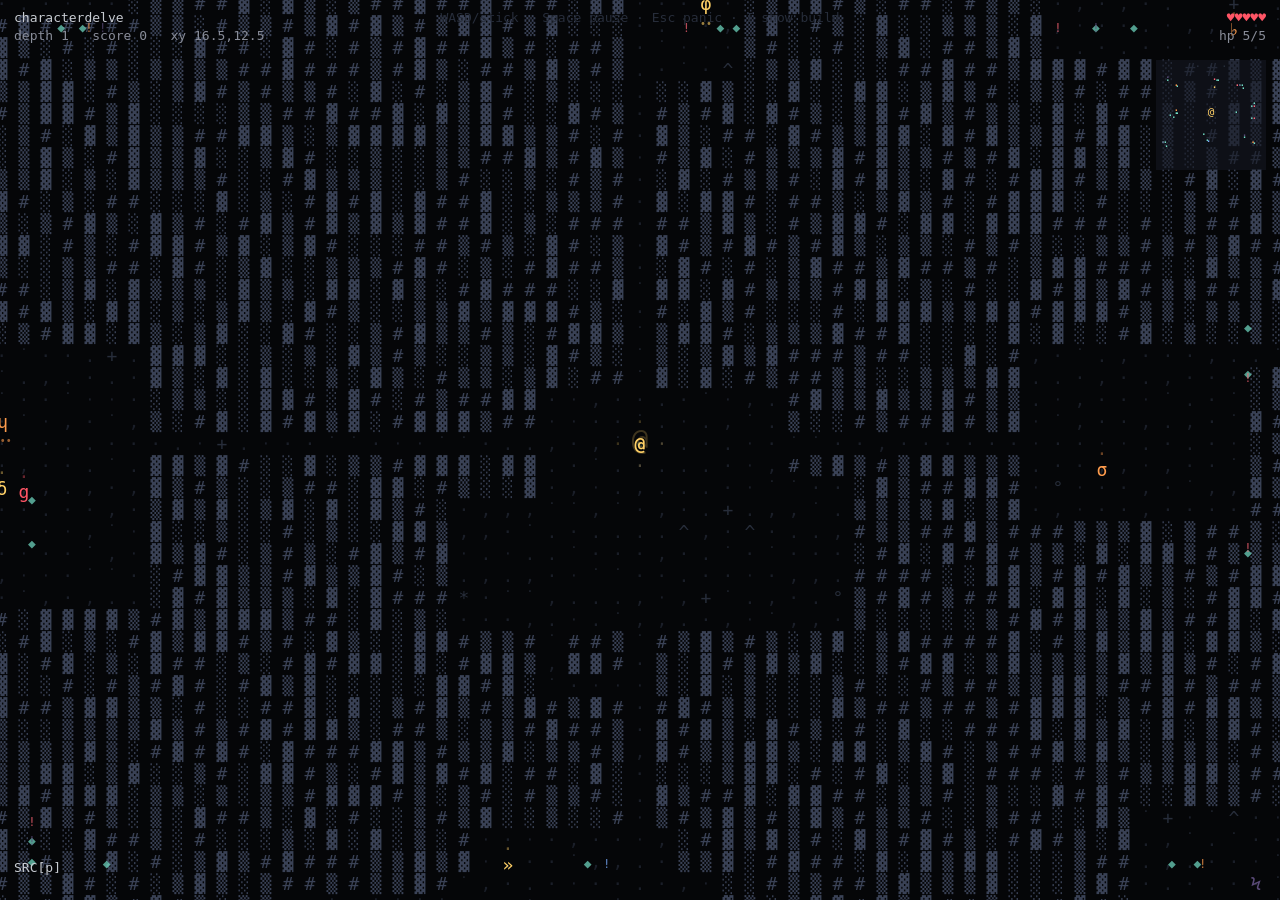
<file: characterdelve/index.html>
<!DOCTYPE html>
<html lang="en">
<head>
  <meta charset="UTF-8">
  <meta name="viewport" content="width=device-width, initial-scale=1.0">
  <title>characterdelve</title>
  <link rel="stylesheet" href="css/app.css">
</head>
<body>
  <canvas id="stage"></canvas>
  <script type="module" src="js/main.js"></script>
</body>
</html>
</file>
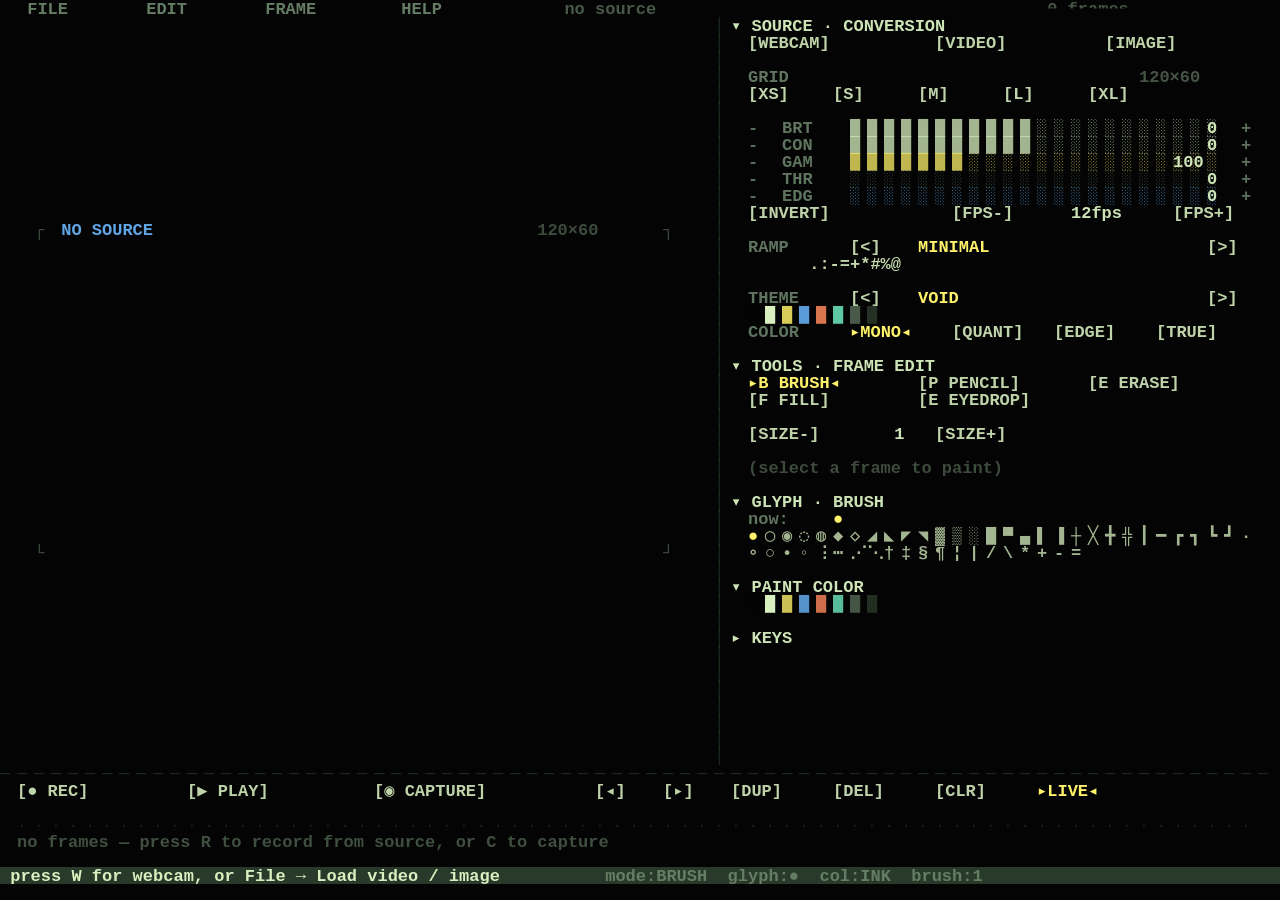
<file: characterfilm/index.html>
<!DOCTYPE html>
<html lang="en">
<head>
<meta charset="UTF-8">
<meta name="viewport" content="width=device-width,initial-scale=1">
<title>characterfilm</title>
<meta name="description" content="Character-only video editor. Turn webcam or video into typed-glyph motion. Record, edit, export.">
<meta name="author" content="willbear / glitches">
<meta name="theme-color" content="#030403">
<meta property="og:type" content="website">
<meta property="og:title" content="characterfilm">
<meta property="og:description" content="Character-only video editor. Webcam → glyphs. Record, edit, export GIF/PNG/ANSI.">
<meta property="og:image" content="https://willbearfruits.github.io/characterworld/characterfilm/og.png">
<meta property="og:image:width" content="1200">
<meta property="og:image:height" content="630">
<meta property="og:url" content="https://willbearfruits.github.io/characterworld/characterfilm/">
<meta property="og:site_name" content="characterworld">
<meta name="twitter:card" content="summary_large_image">
<meta name="twitter:title" content="characterfilm">
<meta name="twitter:description" content="Character-only video editor. Webcam → glyphs.">
<meta name="twitter:image" content="https://willbearfruits.github.io/characterworld/characterfilm/og.png">
<link rel="icon" href="data:image/svg+xml;utf8,%3Csvg%20xmlns%3D%22http%3A%2F%2Fwww.w3.org%2F2000%2Fsvg%22%20viewBox%3D%220%200%2064%2064%22%3E%3Crect%20width%3D%2264%22%20height%3D%2264%22%20fill%3D%22%23030403%22%2F%3E%3Ctext%20x%3D%2250%25%22%20y%3D%2254%22%20text-anchor%3D%22middle%22%20font-family%3D%22Courier%20New%2Cmonospace%22%20font-size%3D%2256%22%20font-weight%3D%22bold%22%20fill%3D%22%236ab7ff%22%3E%E2%96%B6%3C%2Ftext%3E%3C%2Fsvg%3E">
<link rel="stylesheet" href="css/app.css">
</head>
<body>
<canvas id="c"></canvas>
<div id="io"><div id="ioBody"></div></div>
<input id="filePick" type="file" accept="video/*,image/*" style="display:none">
<input id="projPick" type="file" accept=".json,.cwf.json,application/json" style="display:none">
<video id="src" playsinline muted style="display:none"></video>
<script type="module" src="js/main.js"></script>
</body>
</html>
</file>
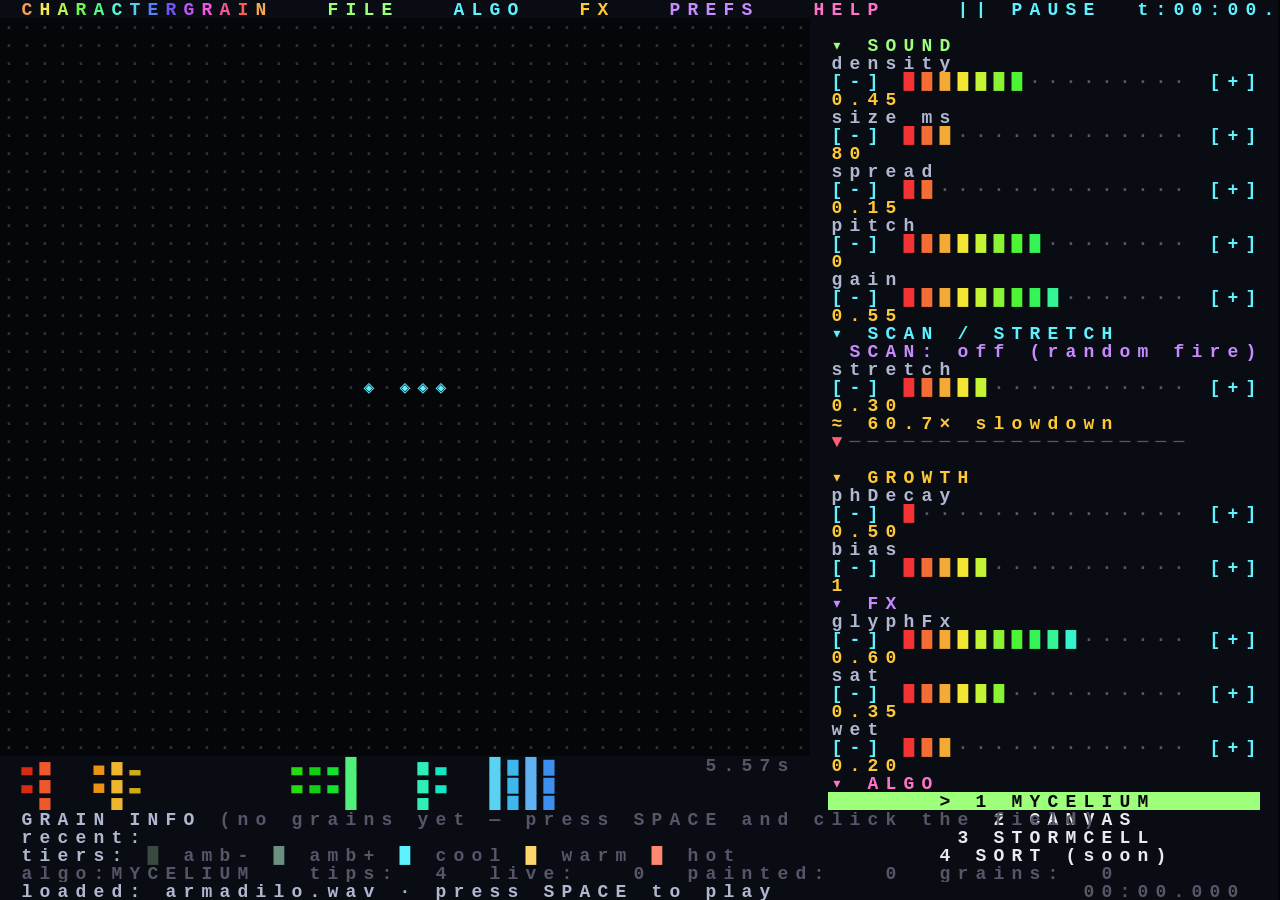
<file: charactergrain/index.html>
<!doctype html>
<html lang="en">
<head>
  <meta charset="utf-8" />
  <meta name="viewport" content="width=device-width,initial-scale=1,maximum-scale=1,user-scalable=no,viewport-fit=cover" />
  <meta name="mobile-web-app-capable" content="yes" />
  <meta name="apple-mobile-web-app-capable" content="yes" />
  <meta name="theme-color" content="#05060a" />
  <title>charactergrain — character-only granular synth</title>
  <meta name="description" content="Character-only generative granular synth. Mycelium scheduler, grains as glyphs, keyboard + gamepad play." />
  <meta property="og:title" content="charactergrain" />
  <meta property="og:description" content="Character-only generative granular synth. Grains are glyphs; scheduler algorithms spread them across the field." />
  <meta property="og:type" content="website" />
  <meta property="og:url" content="https://willbearfruits.github.io/characterworld/charactergrain/" />
  <meta property="og:image" content="https://willbearfruits.github.io/characterworld/charactergrain/og.png" />
  <meta name="twitter:card" content="summary_large_image" />
  <link rel="stylesheet" href="css/app.css" />
</head>
<body>
  <canvas id="cv"></canvas>
  <input id="audioFile" type="file" accept="audio/*" hidden />
  <div id="io" class="io-overlay hidden"></div>
  <script type="module" src="js/main.js"></script>
</body>
</html>
</file>
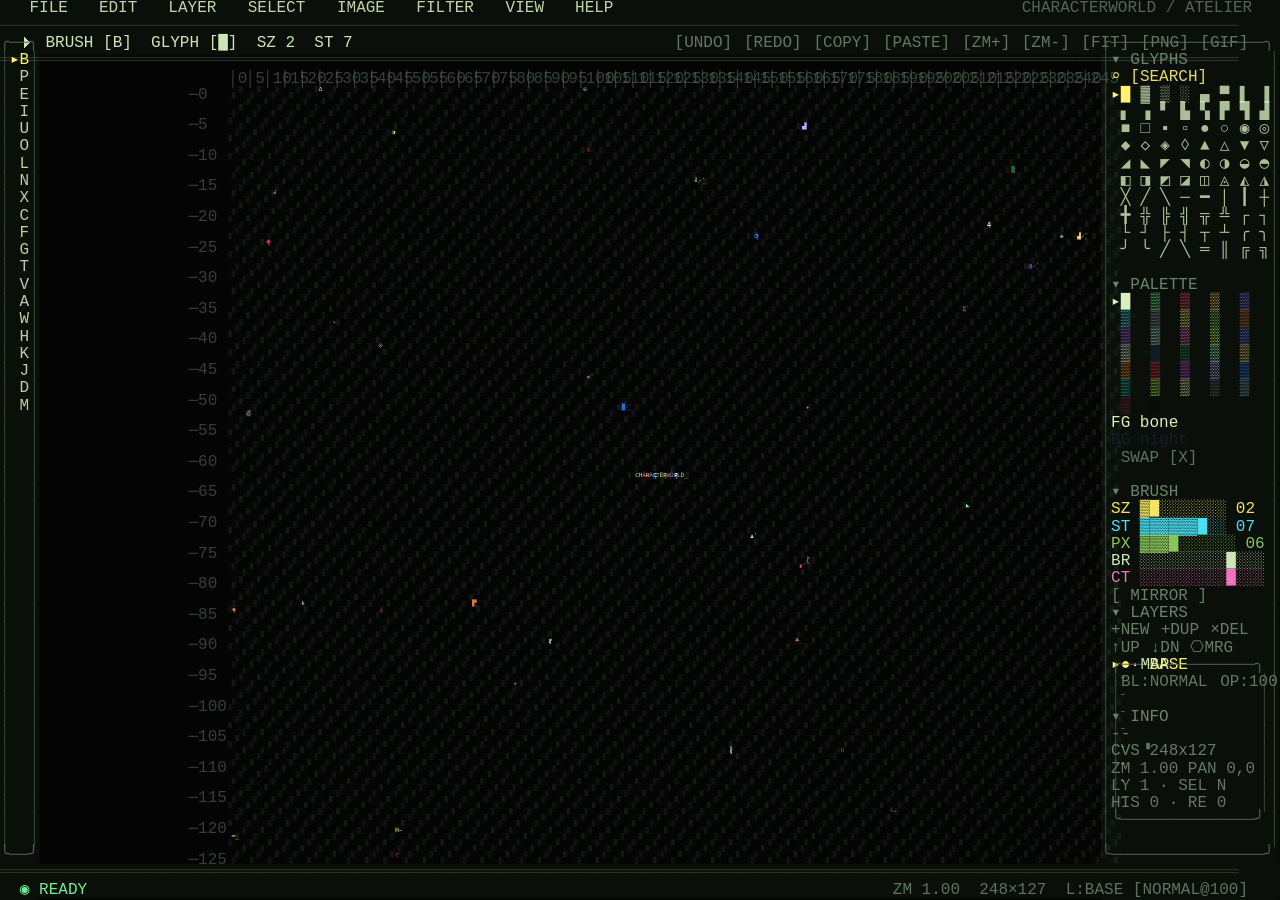
<file: charactershop/index.html>
<!DOCTYPE html>
<html lang="en">
<head>
<meta charset="UTF-8">
<meta name="viewport" content="width=device-width,initial-scale=1">
<title>characterworld / atelier</title>
<meta name="description" content="Character-only paint & composite. Layers, selections, filters, GIF/PNG/ANSI export — every visible form made of typed glyphs.">
<meta name="author" content="willbear / glitches">
<meta name="theme-color" content="#030403">
<meta property="og:type" content="website">
<meta property="og:title" content="characterworld / atelier">
<meta property="og:description" content="Character-only Photoshop-style paint program in a single HTML file. Layers, selections, filters, GIF/PNG/ANSI export — every visible form is a typed glyph.">
<meta property="og:image" content="https://willbearfruits.github.io/characterworld/charactershop/og.png">
<meta property="og:image:width" content="1200">
<meta property="og:image:height" content="630">
<meta property="og:url" content="https://willbearfruits.github.io/characterworld/charactershop/">
<meta property="og:site_name" content="characterworld">
<meta name="twitter:card" content="summary_large_image">
<meta name="twitter:title" content="characterworld / atelier">
<meta name="twitter:description" content="Character-only Photoshop-style paint program. Layers · selections · filters · GIF / PNG / ANSI export.">
<meta name="twitter:image" content="https://willbearfruits.github.io/characterworld/charactershop/og.png">
<link rel="icon" href="data:image/svg+xml;utf8,%3Csvg%20xmlns%3D%22http%3A%2F%2Fwww.w3.org%2F2000%2Fsvg%22%20viewBox%3D%220%200%2064%2064%22%3E%3Crect%20width%3D%2264%22%20height%3D%2264%22%20fill%3D%22%23030403%22%2F%3E%3Ctext%20x%3D%2250%25%22%20y%3D%2254%22%20text-anchor%3D%22middle%22%20font-family%3D%22Courier%20New%2Cmonospace%22%20font-size%3D%2256%22%20font-weight%3D%22bold%22%20fill%3D%22%23fff16a%22%3E%E2%8C%96%3C%2Ftext%3E%3C%2Fsvg%3E">
<style>
html,body{margin:0;height:100%;overflow:hidden;background:#030403;color:#d8f0c0;font-family:"Courier New",Courier,monospace}
body{cursor:none;user-select:none;-webkit-user-select:none}
canvas{display:block;width:100vw;height:100vh;background:#030403}
#io{position:fixed;inset:0;display:none;align-items:center;justify-content:center;z-index:9;background:rgba(3,4,3,0.82)}
#io.on{display:flex}
#io div{background:#030403;border:1px solid #566956;padding:14px 18px;min-width:280px;max-width:80vw;max-height:70vh;overflow:auto}
#io label{display:block;color:#708a70;font-size:13px;margin-bottom:6px}
#io input,#io textarea,#io select{width:100%;box-sizing:border-box;background:#050805;color:#d8f0c0;border:1px solid #2f8a54;padding:6px 8px;font-family:inherit;font-size:13px;margin-bottom:10px}
#io textarea{min-height:160px;resize:vertical}
#io button{background:#050805;color:#fff16a;border:1px solid #2f8a54;padding:4px 10px;font-family:inherit;font-size:13px;cursor:pointer;margin-right:6px}
#io button:hover{background:#0b150b;color:#b6ff4d}
</style>
</head>
<body>
<canvas id="c"></canvas>
<input id="imgIn" type="file" accept="image/*" style="display:none">
<input id="projIn" type="file" accept="application/json,.json,.cwp" style="display:none">
<div id="io"><div id="ioBody"></div></div>
<script>
"use strict";
const canvas=document.getElementById('c');
const ctx=canvas.getContext('2d',{alpha:false});
const imgIn=document.getElementById('imgIn');
const projIn=document.getElementById('projIn');
const ioLayer=document.getElementById('io');
const ioBody=document.getElementById('ioBody');

// ======================================================================
// CONSTANTS
// ======================================================================
const GLYPHS=[
  '█','▓','▒','░','▄','▀','▌','▐','▖','▗','▘','▙','▚','▛','▜','▟',
  '■','□','▪','▫','●','○','◉','◎','◆','◇','◈','◊','▲','△','▼','▽',
  '◢','◣','◤','◥','◐','◑','◒','◓','◧','◨','◩','◪','◫','◬','◭','◮',
  '╳','╱','╲','─','━','│','┃','┼','╋','╬','╠','╣','╦','╩','┌','┐',
  '└','┘','├','┤','┬','┴','╭','╮','╯','╰','╱','╲','═','║','╔','╗',
  '╚','╝','╒','╓','╕','╖','╘','╙','╛','╜','╟','╢','╤','╧','╨','╪',
  '@','#','%','&','*','+','=','~','?','!',';',':','/','\\','|','_',
  '-','.',',','`','\'','"','^','<','>','(',')','[',']','{','}','$',
  'A','B','C','D','E','F','G','H','I','J','K','L','M','N','O','P',
  'R','S','T','U','V','W','X','Y','Z','0','1','2','3','4','5','6',
  '7','8','9','a','c','e','g','h','k','m','n','o','r','s','t','u',
  'λ','Ω','Ж','Ψ','Φ','Σ','Δ','Θ','Ξ','Π','Γ','∞','∑','∏','∂','∇',
  '≈','≠','≡','≤','≥','√','∫','∮','∴','∵','∈','∉','⊂','⊃','⊕','⊗',
  '※','⌁','⌘','⌬','⌭','⌖','⌾','⍟','⎔','⏣','⟁','⧖','⫷','⫸','⟐','⟡',
  '☉','☍','☽','☿','♆','♜','♞','♟','♠','♣','♥','♦','♪','♫','♯','♭',
  '✶','✹','✺','✽','✚','✕','✦','✧','✩','✪','✫','✬','✭','✮','✯','❄',
  '❅','❆','❈','❉','❊','❋','✠','✡','✢','✣','✤','✥','✦','❖','❂','❃'
];
const COLORS=[
  ['bone','#d8f0c0'],['rot','#7cff9a'],['blood','#ff5070'],['amber','#ffc05a'],
  ['void','#8a78ff'],['cyan','#4eeaff'],['ash','#9aa0a8'],['hot','#fff16a'],
  ['mold','#90d060'],['rust','#d9783b'],['bruise','#b86cff'],['ice','#b8fff0'],
  ['pink','#ff78c8'],['acid','#c6ff3e'],['ink','#6e7cff'],['white','#f6ffe8'],
  ['night','#162030'],['fern','#2f8a54'],['mint','#86ffd2'],['gold','#ffd166'],
  ['orange','#ff8c42'],['scarlet','#ff2e4d'],['magenta','#d946ef'],['lilac','#c4a7ff'],
  ['blue','#2f80ff'],['teal','#00b8a9'],['lime','#b6ff4d'],['cream','#fff0b8'],
  ['smoke','#58606a'],['steel','#7aa2c7'],['wine','#8f1d3d'],['black','#050805']
];
const MODES=['BRUSH','PENCIL','ERASE','EYEDROP','SMEAR','CORRUPT','BLOOM','LINE','BOX','ORB','FILL','GRADIENT','TYPE','MARQUEE','LASSO','WAND','MOVE','CLONE','DODGE','BURN','MIRROR'];
const MODE_KEY={BRUSH:'B',PENCIL:'P',ERASE:'E',EYEDROP:'I',SMEAR:'U',CORRUPT:'O',BLOOM:'L',LINE:'N',BOX:'X',ORB:'C',FILL:'F',GRADIENT:'G',TYPE:'T',MARQUEE:'V',LASSO:'A',WAND:'W',MOVE:'H',CLONE:'K',DODGE:'J',BURN:'D',MIRROR:'M'};
const ABOVE=['\u0300','\u0301','\u0302','\u0303','\u0307','\u0308','\u030A','\u030C','\u0311','\u0313','\u0314'];
const BELOW=['\u0323','\u0324','\u0325','\u0330','\u0331','\u0332','\u0347','\u0348','\u034D','\u035A'];
const STRIKE=['\u0334','\u0335','\u0336','\u0337','\u0338'];
const DENSITY=[' ',' ',' ','·','∙','░','▒','▓','█','▓','▒','░','∙','·',' ',' '];
const BLENDS=['NORMAL','SCREEN','MULTIPLY','STACK','CORRUPT','BEHIND'];
const BRUSH_PRESETS=[
  {name:'ROUND',shape:'round'},
  {name:'SQUARE',shape:'square'},
  {name:'SOFT',shape:'soft'},
  {name:'DIAG',shape:'diag'},
  {name:'SPRAY',shape:'spray'},
  {name:'RING',shape:'ring'}
];

// ======================================================================
// STATE
// ======================================================================
let W=0,H=0,dpr=1;
let uiCell=15,uiCw=9.3,uiCh=16.2,uiCols=0,uiRows=0;
let artCellBase=8,artCell=8,artCw=5,artCh=8,zoom=1,panX=0,panY=0;
let artPxX=0,artPxY=0,artPxW=0,artPxH=0;
let artCols=120,artRows=60;
let viewCols=0,viewRows=0,viewOffX=0,viewOffY=0;
let layers=[];
let active=0;
let clipboard=null;
let selection=null;
let selDrag=null,selAnchor=null,lassoPath=null;
let moveOffset=null,moveBase=null;
let history=[],future=[];
const HIST_MAX=64;
let mode=0,glyph=0,color=0,color2=16,size=2,strength=7,pixelSize=6,brightness=0,contrast=0;
let mirror=false,showGrid=false,showRulers=true,showMinimap=true,showDensityBg=true,onionSkin=false;
let glyphFilter='';
let sidebarSide='right';
let panelOpen={tools:true,glyphs:true,palette:true,layers:true,brush:true,info:true,history:false,channels:false};
let menuOpen=null;
let menuItems=[];
let buttons=[];
let wheels=[];
let mx=-1,my=-1,cx=-1,cy=-1,gx=-1,gy=-1,lastGX=-1,lastGY=-1;
let down=false,dragStart=null,preview=null;
let typeAnchor=null,typeBuffer='';
let cloneSource=null,cloneOffset=null;
let lastImageFile=null;
let t=0,messages=[],message='READY';
let bgTheme=0;
const THEMES=[
  {bg:'#030403',dim:'#334033',hint:'#566956',low:'#708a70',text:'#d8f0c0',accent:'#fff16a',warn:'#ff5070',good:'#7cff9a',side:'#0a0f0a'},
  {bg:'#050006',dim:'#2a1a3a',hint:'#4a3860',low:'#6a5a8a',text:'#e8d8ff',accent:'#ff78c8',warn:'#ff5070',good:'#b86cff',side:'#0f0615'},
  {bg:'#000305',dim:'#1a2a3a',hint:'#2a4a6a',low:'#5a7a9a',text:'#b8e8ff',accent:'#4eeaff',warn:'#ff5070',good:'#86ffd2',side:'#041018'},
  {bg:'#050300',dim:'#3a2a10',hint:'#6a4a20',low:'#8a6a40',text:'#ffd8a0',accent:'#ffc05a',warn:'#ff5070',good:'#ffc05a',side:'#140a03'},
];
let TH=THEMES[0];
let currentFont='';

// ======================================================================
// UTILS
// ======================================================================
function clamp(v,a,b){return Math.max(a,Math.min(b,v));}
function rnd(n){const x=Math.sin(n*17.17+3.13)*43758.5453;return x-Math.floor(x);}
function idx(x,y){return y*artCols+x;}
function flash(m){message=m;messages.push({m,t});if(messages.length>4)messages.shift();}

// ======================================================================
// LAYERS
// ======================================================================
function makeLayer(name){
  const n=artCols*artRows;
  return {
    name:name||('LAYER '+(layers.length+1)),
    visible:true,
    opacity:100,
    blend:0,
    locked:false,
    chars:new Array(n).fill(' '),
    colors:new Uint8Array(n),
    marks:new Uint8Array(n),
    heat:new Float32Array(n)
  };
}
function copyLayer(L,name){
  const d=makeLayer(name||(L.name+' CP'));
  d.visible=L.visible; d.opacity=L.opacity; d.blend=L.blend; d.locked=L.locked;
  d.chars=L.chars.slice();
  d.colors=new Uint8Array(L.colors);
  d.marks=new Uint8Array(L.marks);
  d.heat=new Float32Array(L.heat);
  return d;
}
function activeLayer(){return layers[active];}
function addLayer(name){
  layers.splice(active+1,0,makeLayer(name));
  active++;
  flash('NEW LAYER '+layers[active].name);
}
function removeLayer(){
  if(layers.length<=1){flash('LAST LAYER');return;}
  layers.splice(active,1);
  active=clamp(active,0,layers.length-1);
  flash('LAYER REMOVED');
}
function duplicateLayer(){
  layers.splice(active+1,0,copyLayer(layers[active]));
  active++;
  flash('LAYER DUPLICATED');
}
function moveLayerUp(){
  if(active>=layers.length-1)return;
  [layers[active],layers[active+1]]=[layers[active+1],layers[active]];
  active++;
}
function moveLayerDown(){
  if(active<=0)return;
  [layers[active],layers[active-1]]=[layers[active-1],layers[active]];
  active--;
}
function mergeDown(){
  if(active<=0){flash('NO LAYER BELOW');return;}
  const top=layers[active], bot=layers[active-1];
  for(let i=0;i<top.chars.length;i++){
    if(top.chars[i]!==' '){
      const keep=Math.random()*100<top.opacity;
      if(keep){
        bot.chars[i]=top.chars[i];
        bot.colors[i]=top.colors[i];
        bot.marks[i]=Math.min(8,bot.marks[i]+top.marks[i]);
        bot.heat[i]=Math.max(bot.heat[i],top.heat[i]);
      }
    }
  }
  layers.splice(active,1);
  active--;
  flash('MERGED DOWN');
}
function flatten(){
  if(layers.length<=1)return;
  while(layers.length>1){
    active=layers.length-1;
    mergeDown();
  }
  flash('FLATTENED');
}
function toggleLayerVisible(i){layers[i].visible=!layers[i].visible;}

// Composite layers to a flat view buffer for rendering.
// Returns {chars, colors, alpha, marks} arrays sized artCols*artRows.
let compBuf={chars:null,colors:null,alpha:null,marks:null};
function ensureCompBuf(){
  const n=artCols*artRows;
  if(!compBuf.chars||compBuf.chars.length!==n){
    compBuf.chars=new Array(n);
    compBuf.colors=new Uint8Array(n);
    compBuf.alpha=new Float32Array(n);
    compBuf.marks=new Uint8Array(n);
  }
}
function composite(){
  ensureCompBuf();
  const n=artCols*artRows;
  for(let i=0;i<n;i++){compBuf.chars[i]=' ';compBuf.colors[i]=0;compBuf.alpha[i]=0;compBuf.marks[i]=0;}
  for(let li=0;li<layers.length;li++){
    const L=layers[li];
    if(!L.visible)continue;
    const op=L.opacity/100;
    const blend=L.blend;
    for(let i=0;i<n;i++){
      const ch=L.chars[i];
      if(ch===' '){
        // BEHIND: contributes density via marks? skip
        continue;
      }
      const cc=L.colors[i];
      const mk=L.marks[i];
      const heat=L.heat[i];
      const a=op;
      if(blend===0){ // NORMAL
        compBuf.chars[i]=ch;
        compBuf.colors[i]=cc;
        compBuf.alpha[i]=clamp(a+compBuf.alpha[i]*(1-a),0,1);
        compBuf.marks[i]=Math.max(compBuf.marks[i],mk);
      }else if(blend===1){ // SCREEN: color shifts brighter among palette neighbors
        compBuf.chars[i]=ch;
        compBuf.colors[i]=brightenIdx(cc);
        compBuf.alpha[i]=clamp(a+compBuf.alpha[i]*(1-a),0,1);
        compBuf.marks[i]=Math.max(compBuf.marks[i],mk);
      }else if(blend===2){ // MULTIPLY: color shifts darker
        compBuf.chars[i]=ch;
        compBuf.colors[i]=darkenIdx(cc);
        compBuf.alpha[i]=clamp(a*0.92+compBuf.alpha[i]*(1-a),0,1);
        compBuf.marks[i]=Math.max(compBuf.marks[i],mk);
      }else if(blend===3){ // STACK: keep lower char if exists, add marks
        if(compBuf.chars[i]===' '){
          compBuf.chars[i]=ch;
          compBuf.colors[i]=cc;
          compBuf.alpha[i]=a;
        }
        compBuf.marks[i]=Math.min(8,compBuf.marks[i]+mk+1);
      }else if(blend===4){ // CORRUPT: mark-only contribution + color shift
        if(compBuf.chars[i]!==' '){
          compBuf.marks[i]=Math.min(8,compBuf.marks[i]+mk+2);
          compBuf.colors[i]=mixIdx(compBuf.colors[i],cc);
        }else{
          compBuf.chars[i]=ch;
          compBuf.colors[i]=cc;
          compBuf.alpha[i]=a*0.7;
          compBuf.marks[i]=Math.min(8,mk+2);
        }
      }else if(blend===5){ // BEHIND: only show where nothing below
        if(compBuf.chars[i]===' '){
          compBuf.chars[i]=ch;
          compBuf.colors[i]=cc;
          compBuf.alpha[i]=a;
          compBuf.marks[i]=mk;
        }
      }
      if(heat>0.05&&compBuf.alpha[i]<1)compBuf.alpha[i]=clamp(compBuf.alpha[i]+heat*0.2,0,1);
    }
  }
}

function paletteRgb(i){const h=COLORS[i][1];return[parseInt(h.slice(1,3),16),parseInt(h.slice(3,5),16),parseInt(h.slice(5,7),16)];}
function lum(i){const r=paletteRgb(i);return 0.2126*r[0]+0.7152*r[1]+0.0722*r[2];}
function brightenIdx(i){
  const l=lum(i);
  let best=i, bestD=Infinity;
  for(let j=0;j<COLORS.length;j++){
    const d=lum(j)-l;
    if(d>5&&d<bestD){bestD=d;best=j;}
  }
  return best;
}
function darkenIdx(i){
  const l=lum(i);
  let best=i, bestD=Infinity;
  for(let j=0;j<COLORS.length;j++){
    const d=l-lum(j);
    if(d>5&&d<bestD){bestD=d;best=j;}
  }
  return best;
}
function mixIdx(a,b){
  const ra=paletteRgb(a), rb=paletteRgb(b);
  return nearestColor((ra[0]+rb[0])/2,(ra[1]+rb[1])/2,(ra[2]+rb[2])/2);
}

// ======================================================================
// HISTORY
// ======================================================================
function snapshot(label){
  return {
    label:label||'EDIT',
    active,
    layers:layers.map(L=>({
      name:L.name,visible:L.visible,opacity:L.opacity,blend:L.blend,locked:L.locked,
      chars:L.chars.slice(), colors:Array.from(L.colors), marks:Array.from(L.marks)
    })),
    selection:selection?{w:selection.w,h:selection.h,x:selection.x,y:selection.y,mask:Array.from(selection.mask)}:null,
    artCols, artRows
  };
}
function restore(s){
  if(!s)return;
  artCols=s.artCols; artRows=s.artRows;
  layers=s.layers.map(L=>{
    const n=artCols*artRows;
    const d={name:L.name,visible:L.visible,opacity:L.opacity,blend:L.blend,locked:L.locked,
      chars:new Array(n).fill(' '),
      colors:new Uint8Array(n),
      marks:new Uint8Array(n),
      heat:new Float32Array(n)};
    const m=Math.min(n,L.chars.length);
    for(let i=0;i<m;i++){d.chars[i]=L.chars[i]||' '; d.colors[i]=L.colors[i]||0; d.marks[i]=L.marks[i]||0;}
    return d;
  });
  active=clamp(s.active,0,layers.length-1);
  if(s.selection){
    const sel={x:s.selection.x,y:s.selection.y,w:s.selection.w,h:s.selection.h,mask:new Uint8Array(s.selection.mask)};
    selection=sel;
  }else selection=null;
}
function pushHistory(label){
  history.push(snapshot(label));
  if(history.length>HIST_MAX)history.shift();
  future.length=0;
}
function undo(){
  if(!history.length){flash('NO UNDO');return;}
  future.push(snapshot('REDO'));
  restore(history.pop());
  flash('UNDO');
}
function redo(){
  if(!future.length){flash('NO REDO');return;}
  history.push(snapshot('UNDO'));
  restore(future.pop());
  flash('REDO');
}

// ======================================================================
// SELECTION
// ======================================================================
function selectAll(){
  const n=artCols*artRows;
  selection={x:0,y:0,w:artCols,h:artRows,mask:new Uint8Array(n).fill(1)};
  flash('SELECT ALL');
}
function deselect(){selection=null;flash('DESELECTED');}
function invertSelection(){
  if(!selection){selectAll();return;}
  for(let i=0;i<selection.mask.length;i++)selection.mask[i]=selection.mask[i]?0:1;
  flash('INVERT SELECTION');
}
function inSel(x,y){
  if(!selection)return true;
  if(x<0||y<0||x>=artCols||y>=artRows)return false;
  return selection.mask[y*artCols+x]===1;
}
function selectRect(x0,y0,x1,y1,additive){
  const xa=Math.max(0,Math.min(x0,x1)), ya=Math.max(0,Math.min(y0,y1));
  const xb=Math.min(artCols-1,Math.max(x0,x1)), yb=Math.min(artRows-1,Math.max(y0,y1));
  const n=artCols*artRows;
  const mask=additive&&selection?new Uint8Array(selection.mask):new Uint8Array(n);
  for(let y=ya;y<=yb;y++)for(let x=xa;x<=xb;x++)mask[y*artCols+x]=1;
  selection={x:0,y:0,w:artCols,h:artRows,mask};
}
function selectLasso(path,additive){
  if(!path||path.length<3)return;
  const n=artCols*artRows;
  const mask=additive&&selection?new Uint8Array(selection.mask):new Uint8Array(n);
  for(let y=0;y<artRows;y++)for(let x=0;x<artCols;x++){
    let inside=false;
    for(let i=0,j=path.length-1;i<path.length;j=i++){
      const xi=path[i][0]+0.5, yi=path[i][1]+0.5;
      const xj=path[j][0]+0.5, yj=path[j][1]+0.5;
      const inter=((yi>y+0.5)!==(yj>y+0.5))&&(x+0.5<(xj-xi)*(y+0.5-yi)/(yj-yi+1e-9)+xi);
      if(inter)inside=!inside;
    }
    if(inside)mask[y*artCols+x]=1;
  }
  selection={x:0,y:0,w:artCols,h:artRows,mask};
}
function selectMagic(x,y,additive){
  const L=activeLayer();
  const p0=idx(x,y);
  const tCh=L.chars[p0], tCol=L.colors[p0];
  const n=artCols*artRows;
  const mask=additive&&selection?new Uint8Array(selection.mask):new Uint8Array(n);
  const seen=new Uint8Array(n);
  const stack=[[x,y]];
  while(stack.length){
    const p=stack.pop(), px=p[0], py=p[1];
    if(px<0||py<0||px>=artCols||py>=artRows)continue;
    const q=py*artCols+px;
    if(seen[q])continue;
    if(L.chars[q]!==tCh||L.colors[q]!==tCol)continue;
    seen[q]=1; mask[q]=1;
    stack.push([px+1,py],[px-1,py],[px,py+1],[px,py-1]);
  }
  selection={x:0,y:0,w:artCols,h:artRows,mask};
}

// ======================================================================
// CLIPBOARD
// ======================================================================
function copySelection(cut){
  if(!selection){flash('NO SELECTION');return;}
  const L=activeLayer();
  let minX=artCols,minY=artRows,maxX=-1,maxY=-1;
  for(let y=0;y<artRows;y++)for(let x=0;x<artCols;x++){
    if(selection.mask[y*artCols+x]){
      if(x<minX)minX=x; if(x>maxX)maxX=x;
      if(y<minY)minY=y; if(y>maxY)maxY=y;
    }
  }
  if(maxX<0){flash('EMPTY SELECTION');return;}
  const w=maxX-minX+1, h=maxY-minY+1;
  const clip={w,h,chars:new Array(w*h).fill(' '),colors:new Uint8Array(w*h),marks:new Uint8Array(w*h),mask:new Uint8Array(w*h)};
  for(let y=0;y<h;y++)for(let x=0;x<w;x++){
    const sx=minX+x, sy=minY+y;
    if(selection.mask[sy*artCols+sx]){
      const sp=idx(sx,sy), dp=y*w+x;
      clip.chars[dp]=L.chars[sp];
      clip.colors[dp]=L.colors[sp];
      clip.marks[dp]=L.marks[sp];
      clip.mask[dp]=1;
      if(cut){L.chars[sp]=' '; L.colors[sp]=0; L.marks[sp]=0; L.heat[sp]=0;}
    }
  }
  clipboard=clip;
  flash(cut?'CUT':'COPY');
}
function paste(){
  if(!clipboard){flash('CLIPBOARD EMPTY');return;}
  pushHistory('PASTE');
  const L=activeLayer();
  const ox=Math.max(0,Math.floor((artCols-clipboard.w)/2));
  const oy=Math.max(0,Math.floor((artRows-clipboard.h)/2));
  const n=artCols*artRows;
  const mask=new Uint8Array(n);
  for(let y=0;y<clipboard.h;y++)for(let x=0;x<clipboard.w;x++){
    const sp=y*clipboard.w+x;
    if(!clipboard.mask[sp])continue;
    const dx=ox+x, dy=oy+y;
    if(dx<0||dy<0||dx>=artCols||dy>=artRows)continue;
    const dp=idx(dx,dy);
    L.chars[dp]=clipboard.chars[sp];
    L.colors[dp]=clipboard.colors[sp];
    L.marks[dp]=clipboard.marks[sp];
    L.heat[dp]=0.7;
    mask[dp]=1;
  }
  selection={x:0,y:0,w:artCols,h:artRows,mask};
  flash('PASTED');
}

// ======================================================================
// RESIZE / LAYOUT
// ======================================================================
function setFont(px,target){
  const f=px+'px "Courier New", Courier, monospace';
  if(target){target.font=f;target.textBaseline='top';target.textAlign='left';return;}
  if(currentFont!==f){ctx.font=f;currentFont=f;}
  ctx.textBaseline='top';
  ctx.textAlign='left';
}
function resize(){
  dpr=Math.max(1,Math.min(2,window.devicePixelRatio||1));
  W=window.innerWidth; H=window.innerHeight;
  canvas.width=Math.floor(W*dpr); canvas.height=Math.floor(H*dpr);
  canvas.style.width=W+'px'; canvas.style.height=H+'px';
  ctx.setTransform(dpr,0,0,dpr,0,0);
  uiCell=H<680?13:(H<900?15:16);
  uiCw=uiCell*0.62;
  uiCh=uiCell*1.08;
  uiCols=Math.floor(W/uiCw);
  uiRows=Math.floor(H/uiCh);
  artCellBase=clamp(pixelSize,3,12);
  artCell=Math.max(3,Math.round(artCellBase*zoom));
  artCw=artCell*0.58;
  artCh=artCell*1.02;
  layout();
}
function layout(){
  const compact=uiCols<90;
  const sideW=compact?0:18;
  const topRows=compact?8:4;
  const bottomRows=2;
  const leftRail=compact?0:4;
  const canvasLeft=leftRail+sideW;
  const canvasRight=uiCols-(compact?0:18);
  const canvasTop=topRows;
  const canvasBottom=uiRows-bottomRows;
  artPxX=(canvasLeft+1)*uiCw;
  artPxY=(canvasTop+1)*uiCh;
  artPxW=Math.max(32,(canvasRight-canvasLeft-2)*uiCw);
  artPxH=Math.max(32,(canvasBottom-canvasTop-1)*uiCh);
  viewCols=Math.max(8,Math.floor(artPxW/artCw));
  viewRows=Math.max(8,Math.floor(artPxH/artCh));
  // ensure art size has been allocated
  if(!layers.length){
    artCols=Math.max(80,viewCols);
    artRows=Math.max(40,viewRows);
    layers=[makeLayer('BASE')];
    seed();
  }
  // clamp pan so view stays near canvas
  const maxPanX=Math.max(0,artCols-viewCols);
  const maxPanY=Math.max(0,artRows-viewRows);
  panX=clamp(panX,-4,maxPanX+4);
  panY=clamp(panY,-4,maxPanY+4);
}
function seed(){
  const L=layers[0];
  const words=['C','H','A','R','A','C','T','E','R','W','O','R','L','D'];
  const cy=Math.floor(artRows*0.5), sx=Math.max(1,Math.floor((artCols-words.length)/2));
  for(let i=0;i<words.length;i++){
    const p=idx(sx+i,cy);
    L.chars[p]=words[i]; L.colors[p]=i%COLORS.length; L.heat[p]=0.4; L.marks[p]=i%3;
  }
  for(let i=0;i<40;i++){
    const x=Math.floor(rnd(i+1)*artCols), y=Math.floor(rnd(i+9)*artRows);
    const p=idx(x,y);
    L.chars[p]=GLYPHS[Math.floor(rnd(i+17)*GLYPHS.length)];
    L.colors[p]=Math.floor(rnd(i+23)*COLORS.length);
    L.marks[p]=Math.floor(rnd(i+31)*4);
  }
}
function resizeCanvasTo(newW,newH){
  newW=clamp(Math.round(newW),16,600);
  newH=clamp(Math.round(newH),12,400);
  const old={w:artCols,h:artRows,layers:layers.map(L=>copyLayer(L,L.name))};
  artCols=newW; artRows=newH;
  layers=old.layers.map(OL=>{
    const d=makeLayer(OL.name);
    d.visible=OL.visible; d.opacity=OL.opacity; d.blend=OL.blend; d.locked=OL.locked;
    const mw=Math.min(old.w,artCols), mh=Math.min(old.h,artRows);
    for(let y=0;y<mh;y++)for(let x=0;x<mw;x++){
      const a=y*artCols+x, b=y*old.w+x;
      d.chars[a]=OL.chars[b]||' ';
      d.colors[a]=OL.colors[b]||0;
      d.marks[a]=OL.marks[b]||0;
      d.heat[a]=OL.heat[b]||0;
    }
    return d;
  });
  selection=null;
  flash('CANVAS '+artCols+'x'+artRows);
  layout();
}

// ======================================================================
// DRAWING PRIMITIVES
// ======================================================================
function text(s,c,r,col,alpha){
  if(r<0||r>=uiRows)return;
  setFont(uiCell);
  ctx.globalAlpha=alpha==null?1:alpha;
  ctx.fillStyle=col||TH.text;
  ctx.fillText(s,c*uiCw,r*uiCh);
  ctx.globalAlpha=1;
}
function gridGlyph(s,gridX,gridY,col,alpha,target,ox,oy){
  const xx=(gridX-panX)*artCw + (ox==null?artPxX:ox);
  const yy=(gridY-panY)*artCh + (oy==null?artPxY:oy);
  if(gridX<panX-1||gridY<panY-1||gridX>panX+viewCols||gridY>panY+viewRows){
    if(!target)return;
  }
  const g=target||ctx;
  if(!target)setFont(artCell);
  else setFont(artCell,g);
  g.globalAlpha=alpha==null?1:alpha;
  g.fillStyle=col||TH.text;
  g.fillText(s,xx,yy);
  g.globalAlpha=1;
}
function button(id,label,c,r,w,active,col,data){
  const s=(active?'▸':'[')+label+(active?'◂':']');
  const ww=Math.max(w||s.length,s.length);
  buttons.push({id,c,r,w:ww,h:1,data:data||null});
  text(s,c,r,active?(col||TH.accent):TH.text,active?1:0.85);
}
function plainButton(id,label,c,r,w,col,alpha,data){
  buttons.push({id,c,r,w:w||label.length,h:1,data:data||null});
  text(label,c,r,col||TH.text,alpha==null?0.9:alpha);
}
function frame(c,r,w,h,title,col){
  const cc=col||TH.hint;
  if(w<3||h<2)return;
  let top='╭'+'─'.repeat(w-2)+'╮';
  text(top,c,r,cc,0.85);
  for(let y=1;y<h-1;y++){
    text('│',c,r+y,cc,0.55);
    text('│',c+w-1,r+y,cc,0.55);
  }
  text('╰'+'─'.repeat(w-2)+'╯',c,r+h-1,cc,0.85);
  if(title){
    const tt=' '+title+' ';
    text(tt,c+2,r,TH.text,0.95);
  }
}
function divider(c,r,w,ch,col,alpha){
  text((ch||'─').repeat(Math.max(0,w)),c,r,col||TH.hint,alpha==null?0.5:alpha);
}

// ======================================================================
// DECORATED GLYPH
// ======================================================================
function decorated(base,m,phase){
  if(base===' '||!m)return base;
  let s=base;
  const count=Math.min(6,m);
  const ph=phase==null?t:phase;
  for(let i=0;i<count;i++){
    const pick=(base.charCodeAt(0)+i*7+m*13+ph)%3;
    if(pick===0)s+=ABOVE[(i+m+ph)%ABOVE.length];
    else if(pick===1)s+=BELOW[(i*2+m+ph)%BELOW.length];
    else s+=STRIKE[(i+m)%STRIKE.length];
  }
  return s;
}

// ======================================================================
// UI DRAWING
// ======================================================================
function drawMenuBar(){
  const items=[
    {id:'menu:file',label:'FILE'},
    {id:'menu:edit',label:'EDIT'},
    {id:'menu:layer',label:'LAYER'},
    {id:'menu:select',label:'SELECT'},
    {id:'menu:image',label:'IMAGE'},
    {id:'menu:filter',label:'FILTER'},
    {id:'menu:view',label:'VIEW'},
    {id:'menu:help',label:'HELP'}
  ];
  let x=2;
  for(const it of items){
    const open=menuOpen===it.id;
    const s=open?'▾'+it.label+'▾':' '+it.label+' ';
    buttons.push({id:it.id,c:x,r:0,w:s.length,h:1});
    text(s,x,0,open?TH.accent:TH.text,open?1:0.88);
    x+=s.length+1;
  }
  // title right
  const title='CHARACTERWORLD / ATELIER';
  if(uiCols>x+title.length+4)text(title,uiCols-title.length-2,0,TH.low,0.7);
  divider(0,1,uiCols,'─',TH.hint,0.4);
}

function drawToolRail(){
  if(uiCols<90)return;
  const x0=0;
  frame(x0,2,4,uiRows-4,'',TH.hint);
  for(let i=0;i<MODES.length;i++){
    const key=MODE_KEY[MODES[i]]||'?';
    const y=3+i;
    if(y>=uiRows-3)break;
    const active=mode===i;
    buttons.push({id:'mode:'+i,c:x0+1,r:y,w:2,h:1});
    text(active?'▸'+key:' '+key,x0+1,y,active?TH.accent:TH.text,active?1:0.85);
  }
}

function drawSidebar(){
  if(uiCols<90)return;
  const x0=uiCols-18;
  const top=2;
  frame(x0,top,18,uiRows-4,'',TH.hint);
  let y=top+1;
  y=panelGlyphs(x0+1,y,16);
  y=panelPalette(x0+1,y,16);
  y=panelBrush(x0+1,y,16);
  y=panelLayers(x0+1,y,16);
  y=panelInfo(x0+1,y,16);
  if(panelOpen.history)y=panelHistory(x0+1,y,16);
}

function sectionHeader(label,key,x,y,w){
  const open=panelOpen[key];
  const s=(open?'▾ ':'▸ ')+label;
  buttons.push({id:'panel:'+key,c:x,r:y,w:w,h:1});
  text(s,x,y,TH.low,0.95);
  return y+1;
}

function panelGlyphs(x,y,w){
  y=sectionHeader('GLYPHS',"glyphs",x,y,w);
  if(!panelOpen.glyphs)return y;
  // search box
  const filt=glyphFilter?'['+glyphFilter+']':'[SEARCH]';
  buttons.push({id:'glyph:search',c:x,r:y,w:w,h:1});
  text('⌕ '+filt,x,y,TH.accent,0.9);
  y++;
  const filtered=glyphFilter?GLYPHS.filter(g=>g.charCodeAt(0).toString(16).includes(glyphFilter.toLowerCase())||g===glyphFilter):GLYPHS;
  const cols=Math.max(6,Math.floor(w/2));
  const maxRows=Math.max(3,Math.min(10,Math.floor((uiRows-y-22)/1)));
  let k=0;
  for(let r=0;r<maxRows;r++){
    for(let cc=0;cc<cols;cc++){
      if(k>=filtered.length||k>=GLYPHS.length)break;
      const g=filtered[k];
      const gi=GLYPHS.indexOf(g);
      const sel=gi===glyph;
      buttons.push({id:'glyph:'+gi,c:x+cc*2,r:y,w:2,h:1});
      text(sel?'▸'+g:' '+g,x+cc*2,y,sel?TH.accent:TH.text,sel?1:0.78);
      k++;
    }
    y++;
    if(k>=filtered.length)break;
  }
  y++;
  return y;
}

function panelPalette(x,y,w){
  y=sectionHeader('PALETTE',"palette",x,y,w);
  if(!panelOpen.palette)return y;
  const cols=Math.max(4,Math.floor(w/3));
  for(let i=0;i<COLORS.length;i++){
    const cc=x+(i%cols)*3;
    const rr=y+Math.floor(i/cols);
    const active=(color===i);
    const bg=(color2===i);
    const mark=active?'▸':(bg?'▫':' ');
    const glyph=active?'█':(bg?'▓':'▒');
    buttons.push({id:'color:'+i,c:cc,r:rr,w:3,h:1,data:{alt:'color2:'+i}});
    text(mark+glyph+' ',cc,rr,COLORS[i][1],active?1:0.9);
  }
  y+=Math.ceil(COLORS.length/cols);
  const ca=COLORS[color][1];
  text('FG '+COLORS[color][0],x,y,ca,1);
  y++;
  text('BG '+COLORS[color2][0],x,y,COLORS[color2][1],0.9);
  y++;
  plainButton('swap',' SWAP [X]',x,y,12,TH.low,0.8);
  y+=2;
  return y;
}

function panelBrush(x,y,w){
  y=sectionHeader('BRUSH',"brush",x,y,w);
  if(!panelOpen.brush)return y;
  meterRow('size','SZ',size,1,9,x,y,w,TH.accent);
  y++;
  meterRow('strength','ST',strength,1,9,x,y,w,'#4eeaff');
  y++;
  meterRow('pixel','PX',pixelSize,3,12,x,y,w,'#90d060');
  y++;
  signedMeterRow('bright','BR',brightness,-9,9,x,y,w,'#d8f0c0');
  y++;
  signedMeterRow('contrast','CT',contrast,-9,9,x,y,w,'#ff78c8');
  y++;
  plainButton('mirror',mirror?'[▸MIRROR]':'[ MIRROR ]',x,y,12,mirror?TH.accent:TH.low,0.9);
  y++;
  return y;
}

function meterRow(id,label,v,lo,hi,x,y,w,col){
  const span=hi-lo;
  const pos=v-lo;
  let s=label+' ';
  for(let i=0;i<=span;i++)s+=i===pos?'█':(i<pos?'▓':'░');
  s+=' '+String(v).padStart(2,'0');
  buttons.push({id:id+':down',c:x,r:y,w:label.length+1,h:1});
  buttons.push({id:id+':up',c:x+label.length+1,r:y,w:w-label.length-1,h:1});
  text(s.slice(0,w),x,y,col||TH.text,0.95);
}
function signedMeterRow(id,label,v,lo,hi,x,y,w,col){
  const span=hi-lo, zero=-lo, pos=v-lo;
  let s=label+' ';
  for(let i=0;i<=span;i++)s+=i===pos?'█':(i===zero?'│':'░');
  s+=' '+(v>0?'+':'')+v;
  buttons.push({id:id+':down',c:x,r:y,w:label.length+1,h:1});
  buttons.push({id:id+':up',c:x+label.length+1,r:y,w:w-label.length-1,h:1});
  text(s.slice(0,w),x,y,col||TH.text,0.95);
}

function panelLayers(x,y,w){
  y=sectionHeader('LAYERS',"layers",x,y,w);
  if(!panelOpen.layers)return y;
  // toolbar
  const ops=[
    {id:'layer:new',l:'+NEW'},
    {id:'layer:dup',l:'+DUP'},
    {id:'layer:del',l:'×DEL'}
  ];
  let xx=x;
  for(const o of ops){
    buttons.push({id:o.id,c:xx,r:y,w:o.l.length+1,h:1});
    text(o.l,xx,y,TH.low,0.9);
    xx+=o.l.length+1;
  }
  y++;
  const ops2=[
    {id:'layer:up',l:'↑UP'},
    {id:'layer:down',l:'↓DN'},
    {id:'layer:mg',l:'⎔MRG'}
  ];
  xx=x;
  for(const o of ops2){
    buttons.push({id:o.id,c:xx,r:y,w:o.l.length+1,h:1});
    text(o.l,xx,y,TH.low,0.9);
    xx+=o.l.length+1;
  }
  y++;
  // layer list top-to-bottom (top of canvas = top of list)
  for(let li=layers.length-1;li>=0;li--){
    const L=layers[li];
    const sel=li===active;
    const visGlyph=L.visible?'●':'○';
    const lockGlyph=L.locked?'◉':'·';
    const nm=L.name.slice(0,w-8);
    const s=(sel?'▸':' ')+visGlyph+lockGlyph+' '+nm;
    buttons.push({id:'layer:sel:'+li,c:x,r:y,w:w,h:1,data:{vis:'layer:vis:'+li}});
    text(s,x,y,sel?TH.accent:TH.text,sel?1:0.82);
    y++;
    if(sel){
      // blend selector
      const bb='BL:'+BLENDS[L.blend];
      buttons.push({id:'layer:blend',c:x+1,r:y,w:bb.length+1,h:1});
      text(bb,x+1,y,TH.low,0.85);
      // opacity
      const op='OP:'+String(L.opacity).padStart(3,'0');
      buttons.push({id:'layer:op:down',c:x+1+bb.length+1,r:y,w:3,h:1});
      buttons.push({id:'layer:op:up',c:x+1+bb.length+4,r:y,w:op.length-3,h:1});
      text(op,x+1+bb.length+1,y,TH.low,0.85);
      y++;
    }
    if(y>uiRows-6)break;
  }
  return y+1;
}

function panelInfo(x,y,w){
  y=sectionHeader('INFO',"info",x,y,w);
  if(!panelOpen.info)return y;
  const L=activeLayer();
  const pos=gx>=0&&gy>=0?'X '+gx+' Y '+gy:'--';
  text(pos,x,y,TH.low,0.9); y++;
  text('CVS '+artCols+'x'+artRows,x,y,TH.low,0.9); y++;
  text('ZM '+(zoom.toFixed(2))+' PAN '+panX+','+panY,x,y,TH.low,0.85); y++;
  text('LY '+layers.length+' · SEL '+(selection?'Y':'N'),x,y,TH.low,0.85); y++;
  text('HIS '+history.length+' · RE '+future.length,x,y,TH.low,0.85); y++;
  return y+1;
}

function panelHistory(x,y,w){
  y=sectionHeader('HISTORY',"history",x,y,w);
  if(!panelOpen.history)return y;
  const lines=history.slice(-6).reverse();
  for(let i=0;i<lines.length;i++){
    const s='  '+lines[i].label.slice(0,w-2);
    text(s,x,y++,TH.low,0.8);
  }
  return y+1;
}

function drawTopBar(){
  // row 2: quick tool summary
  const summary='⏵ '+MODES[mode]+' ['+MODE_KEY[MODES[mode]]+']  GLYPH ['+GLYPHS[glyph]+']  SZ '+size+'  ST '+strength+(mirror?'  MIRROR':'');
  text(summary.slice(0,uiCols-2),2,2,TH.text,0.95);
  // quick actions
  const acts=[
    {id:'act:undo',l:'UNDO'},{id:'act:redo',l:'REDO'},{id:'act:copy',l:'COPY'},{id:'act:paste',l:'PASTE'},
    {id:'act:zoomIn',l:'ZM+'},{id:'act:zoomOut',l:'ZM-'},{id:'act:fit',l:'FIT'},{id:'act:png',l:'PNG'},{id:'act:gif',l:'GIF'}
  ];
  let x=uiCols-2;
  for(let i=acts.length-1;i>=0;i--){
    const a=acts[i], s='['+a.l+']';
    x-=s.length+1;
    if(x<30)break;
    buttons.push({id:a.id,c:x,r:2,w:s.length,h:1});
    text(s,x,2,TH.low,0.85);
  }
  divider(0,3,uiCols,'═',TH.hint,0.45);
}

function drawBottomBar(){
  const r=uiRows-1;
  divider(0,r-1,uiCols,'═',TH.hint,0.4);
  const status='◉ '+message;
  text(status,2,r,TH.good,0.92);
  const coord=gx>=0?'X='+gx+' Y='+gy:'';
  const layerInfo='L:'+activeLayer().name+' ['+BLENDS[activeLayer().blend]+'@'+activeLayer().opacity+']';
  const zs='ZM '+zoom.toFixed(2);
  const cs=artCols+'×'+artRows;
  let right=zs+'  '+cs+'  '+layerInfo+(coord?'  '+coord:'');
  right=right.slice(0,Math.max(0,uiCols-status.length-6));
  text(right,Math.max(2,uiCols-right.length-2),r,TH.low,0.82);
}

function drawMenus(){
  if(!menuOpen)return;
  const def={
    'menu:file':[
      {id:'file:new','l':'NEW CANVAS'},
      {id:'file:open','l':'OPEN PROJECT'},
      {id:'file:save','l':'SAVE PROJECT'},
      {id:'file:loadls','l':'LOAD LOCAL'},
      {id:'file:savels','l':'SAVE LOCAL'},
      {id:'file:image','l':'IMPORT IMAGE…'},
      {id:'file:exportPng','l':'EXPORT PNG'},
      {id:'file:exportGif','l':'EXPORT GIF'},
      {id:'file:exportTxt','l':'EXPORT TXT'},
      {id:'file:exportAnsi','l':'EXPORT ANSI'}
    ],
    'menu:edit':[
      {id:'edit:undo','l':'UNDO    ⌘Z'},
      {id:'edit:redo','l':'REDO    ⌘Y'},
      {id:'edit:cut','l':'CUT     ⌘X'},
      {id:'edit:copy','l':'COPY    ⌘C'},
      {id:'edit:paste','l':'PASTE   ⌘V'},
      {id:'edit:clear','l':'CLEAR'},
      {id:'edit:copyText','l':'COPY AS TEXT'}
    ],
    'menu:layer':[
      {id:'layer:new','l':'NEW LAYER      ⇧⌘N'},
      {id:'layer:dup','l':'DUPLICATE      ⌘J'},
      {id:'layer:del','l':'DELETE'},
      {id:'layer:up','l':'MOVE UP        ⌘]'},
      {id:'layer:down','l':'MOVE DOWN      ⌘['},
      {id:'layer:mg','l':'MERGE DOWN     ⌘E'},
      {id:'layer:flat','l':'FLATTEN'}
    ],
    'menu:select':[
      {id:'sel:all','l':'SELECT ALL     ⌘A'},
      {id:'sel:none','l':'DESELECT       ⌘D'},
      {id:'sel:invert','l':'INVERT         ⇧⌘I'},
      {id:'sel:fromLayer','l':'FROM LAYER GLYPHS'}
    ],
    'menu:image':[
      {id:'img:resize','l':'RESIZE CANVAS…'},
      {id:'img:cropSel','l':'CROP TO SELECTION'},
      {id:'img:flipH','l':'FLIP HORIZONTAL'},
      {id:'img:flipV','l':'FLIP VERTICAL'},
      {id:'img:rotCW','l':'ROTATE 90° CW'},
      {id:'img:rotCCW','l':'ROTATE 90° CCW'},
      {id:'img:shiftH','l':'SHIFT HUE'},
      {id:'img:invert','l':'INVERT COLOR CYCLE'}
    ],
    'menu:filter':[
      {id:'filt:invert','l':'INVERT PALETTE'},
      {id:'filt:zalgo','l':'ZALGO CORRUPT'},
      {id:'filt:noise','l':'NOISE SPRINKLE'},
      {id:'filt:pixel','l':'PIXELATE 2X'},
      {id:'filt:blur','l':'CHARACTER BLUR'},
      {id:'filt:sharp','l':'SHARPEN'},
      {id:'filt:edge','l':'EDGE DETECT'},
      {id:'filt:poster','l':'POSTERIZE'},
      {id:'filt:scan','l':'SCANLINES'},
      {id:'filt:glitch','l':'GLITCH SHIFT'},
      {id:'filt:density','l':'DENSITY FILL'},
      {id:'filt:threshold','l':'THRESHOLD'},
      {id:'filt:clean','l':'CLEAN MARKS'}
    ],
    'menu:view':[
      {id:'view:zoomIn','l':'ZOOM IN         +'},
      {id:'view:zoomOut','l':'ZOOM OUT        -'},
      {id:'view:fit','l':'FIT TO SCREEN   0'},
      {id:'view:actual','l':'ACTUAL PIXELS   1'},
      {id:'view:grid','l':'GRID           [G]'},
      {id:'view:rulers','l':'RULERS'},
      {id:'view:minimap','l':'MINIMAP'},
      {id:'view:densityBg','l':'DENSITY BG'},
      {id:'view:onion','l':'ONION LAYERS'},
      {id:'view:theme','l':'CYCLE THEME    [T]'}
    ],
    'menu:help':[
      {id:'help:about','l':'ABOUT'},
      {id:'help:keys','l':'KEY REFERENCE'}
    ]
  };
  const items=def[menuOpen];
  if(!items)return;
  const idxMap={'menu:file':0,'menu:edit':1,'menu:layer':2,'menu:select':3,'menu:image':4,'menu:filter':5,'menu:view':6,'menu:help':7};
  const baseX=2+idxMap[menuOpen]*7;
  let w=0;
  for(const it of items)w=Math.max(w,it.l.length+4);
  const rows=items.length+2;
  const x=Math.min(baseX,uiCols-w-2);
  const y=1;
  // backdrop (solid block)
  for(let ry=y;ry<y+rows;ry++){
    text(' '.repeat(w),x,ry,TH.bg,1);
  }
  frame(x,y,w,rows,'',TH.hint);
  for(let i=0;i<items.length;i++){
    const it=items[i];
    buttons.push({id:it.id,c:x+1,r:y+1+i,w:w-2,h:1});
    text('  '+it.l,x+1,y+1+i,TH.text,0.92);
  }
}

// ======================================================================
// CANVAS DRAWING (art area)
// ======================================================================
function drawRulers(){
  if(!showRulers)return;
  const col=TH.hint;
  setFont(uiCell);
  // top ruler
  for(let i=0;i<viewCols;i+=5){
    const label=String(i+panX);
    const xx=artPxX+i*artCw;
    ctx.globalAlpha=0.6; ctx.fillStyle=col;
    ctx.fillText('│'+label,xx,artPxY-uiCh*0.9);
  }
  // left ruler
  for(let i=0;i<viewRows;i+=5){
    const label=String(i+panY);
    const yy=artPxY+i*artCh;
    ctx.globalAlpha=0.6; ctx.fillStyle=col;
    ctx.fillText('─'+label,artPxX-uiCw*4,yy);
  }
  ctx.globalAlpha=1;
}

function drawDensityBg(){
  if(!showDensityBg)return;
  setFont(artCell);
  ctx.fillStyle=TH.dim;
  ctx.globalAlpha=0.35;
  for(let y=0;y<viewRows;y++){
    let s='';
    for(let x=0;x<viewCols;x++){
      const gx2=x+panX, gy2=y+panY;
      s+=(gx2<0||gy2<0||gx2>=artCols||gy2>=artRows)?' ':DENSITY[(gx2*3+gy2*5+t)%DENSITY.length];
    }
    ctx.fillText(s,artPxX,artPxY+y*artCh);
  }
  ctx.globalAlpha=1;
}

function drawComposite(){
  composite();
  setFont(artCell);
  for(let vy=0;vy<viewRows;vy++){
    const gy2=vy+panY;
    if(gy2<0||gy2>=artRows)continue;
    let run='', runColor=-1, start=0, alpha=0;
    for(let vx=0;vx<viewCols;vx++){
      const gx2=vx+panX;
      let ch=' ', col=-1, a=0, mk=0;
      if(gx2>=0&&gx2<artCols){
        const p=gy2*artCols+gx2;
        ch=compBuf.chars[p];
        col=compBuf.chars[p]===' '?-1:compBuf.colors[p];
        a=compBuf.alpha[p];
        mk=compBuf.marks[p];
      }
      const rendered=ch===' '?' ':decorated(ch,mk,t);
      if(vx===0){run=rendered;runColor=col;start=vx;alpha=a;continue;}
      if(col===runColor&&Math.abs(a-alpha)<0.06){run+=rendered;}
      else{
        if(runColor>=0&&alpha>0.02){
          ctx.globalAlpha=clamp(0.55+alpha*0.55,0.55,1);
          ctx.fillStyle=COLORS[runColor][1];
          ctx.fillText(run,artPxX+start*artCw,artPxY+vy*artCh);
        }
        run=rendered;runColor=col;start=vx;alpha=a;
      }
    }
    if(runColor>=0&&alpha>0.02){
      ctx.globalAlpha=clamp(0.55+alpha*0.55,0.55,1);
      ctx.fillStyle=COLORS[runColor][1];
      ctx.fillText(run,artPxX+start*artCw,artPxY+vy*artCh);
    }
  }
  ctx.globalAlpha=1;
}

function drawOnion(){
  if(!onionSkin||layers.length<=1)return;
  setFont(artCell);
  for(let li=0;li<layers.length;li++){
    if(li===active||!layers[li].visible)continue;
    const L=layers[li];
    for(let vy=0;vy<viewRows;vy++){
      const gy2=vy+panY; if(gy2<0||gy2>=artRows)continue;
      for(let vx=0;vx<viewCols;vx++){
        const gx2=vx+panX; if(gx2<0||gx2>=artCols)continue;
        const p=gy2*artCols+gx2;
        if(L.chars[p]===' ')continue;
        ctx.globalAlpha=0.18;
        ctx.fillStyle=COLORS[L.colors[p]][1];
        ctx.fillText(L.chars[p],artPxX+vx*artCw,artPxY+vy*artCh);
      }
    }
  }
  ctx.globalAlpha=1;
}

function drawGrid(){
  if(!showGrid)return;
  setFont(artCell);
  ctx.globalAlpha=0.12;
  ctx.fillStyle=TH.low;
  for(let vy=0;vy<viewRows;vy+=4){
    let s='';
    for(let vx=0;vx<viewCols;vx++)s+=(vx%4===0)?'+':'·';
    ctx.fillText(s,artPxX,artPxY+vy*artCh);
  }
  ctx.globalAlpha=1;
}

function drawSelection(){
  if(!selection)return;
  setFont(artCell);
  // marching ants: show '·' '∙' alternating per t
  const phase=Math.floor(t/4)%2;
  ctx.fillStyle=TH.accent;
  ctx.globalAlpha=0.85;
  const chars=phase?'·':'∙';
  // draw perimeter cells: a cell is a perimeter if selected and any neighbor is not selected
  for(let vy=0;vy<viewRows;vy++){
    const gy2=vy+panY; if(gy2<0||gy2>=artRows)continue;
    for(let vx=0;vx<viewCols;vx++){
      const gx2=vx+panX; if(gx2<0||gx2>=artCols)continue;
      const p=gy2*artCols+gx2;
      if(!selection.mask[p])continue;
      const nb=[[-1,0],[1,0],[0,-1],[0,1]];
      let border=false;
      for(const d of nb){
        const nx=gx2+d[0], ny=gy2+d[1];
        if(nx<0||ny<0||nx>=artCols||ny>=artRows){border=true;break;}
        if(!selection.mask[ny*artCols+nx]){border=true;break;}
      }
      if(!border)continue;
      const parity=(gx2+gy2+phase)&1;
      if(parity)ctx.fillText('╳',artPxX+vx*artCw,artPxY+vy*artCh);
      else ctx.fillText('┼',artPxX+vx*artCw,artPxY+vy*artCh);
    }
  }
  ctx.globalAlpha=1;
}

function drawPreview(){
  if(!preview)return;
  setFont(artCell);
  ctx.fillStyle=COLORS[color][1];
  ctx.globalAlpha=0.75;
  for(const p of preview){
    const vx=p[0]-panX, vy=p[1]-panY;
    if(vx<0||vy<0||vx>=viewCols||vy>=viewRows)continue;
    ctx.fillText(decorated(GLYPHS[glyph],1,t),artPxX+vx*artCw,artPxY+vy*artCh);
  }
  ctx.globalAlpha=1;
}

function drawLasso(){
  if(!lassoPath||lassoPath.length<2)return;
  setFont(artCell);
  ctx.fillStyle=TH.accent;
  ctx.globalAlpha=0.9;
  for(const p of lassoPath){
    const vx=p[0]-panX, vy=p[1]-panY;
    if(vx<0||vy<0||vx>=viewCols||vy>=viewRows)continue;
    ctx.fillText('◇',artPxX+vx*artCw,artPxY+vy*artCh);
  }
  ctx.globalAlpha=1;
}

function drawCursor(){
  if(cx<0||cy<0)return;
  const overUi=hitButton(cx,cy);
  // UI cursor
  if(gx<0||gy<0){
    setFont(uiCell);
    ctx.fillStyle=overUi?TH.accent:TH.text;
    ctx.globalAlpha=1;
    ctx.fillText(overUi?'▸':'⌖',cx*uiCw,cy*uiCh);
    if(overUi)ctx.fillText('◂',(cx+1)*uiCw,cy*uiCh);
    return;
  }
  // Art cursor
  setFont(artCell);
  const col=mode===2?TH.warn:TH.accent;
  ctx.fillStyle=col;
  ctx.globalAlpha=0.95;
  const vx=gx-panX, vy=gy-panY;
  // brush outline
  for(let yy=-size;yy<=size;yy++)for(let xx=-size;xx<=size;xx++){
    if(xx*xx+yy*yy>(size+0.2)*(size+0.2))continue;
    if(xx*xx+yy*yy<(size-0.2)*(size-0.2))continue;
    const vxx=vx+xx, vyy=vy+yy;
    if(vxx<0||vyy<0||vxx>=viewCols||vyy>=viewRows)continue;
    ctx.fillText('·',artPxX+vxx*artCw,artPxY+vyy*artCh);
  }
  // corner brackets
  ctx.fillText('⌜',artPxX+(vx-size)*artCw,artPxY+(vy-size)*artCh);
  ctx.fillText('⌟',artPxX+(vx+size)*artCw,artPxY+(vy+size)*artCh);
  // main glyph
  ctx.globalAlpha=1;
  ctx.fillStyle=COLORS[color][1];
  ctx.fillText(GLYPHS[glyph],artPxX+vx*artCw,artPxY+vy*artCh);
  if(cloneSource&&mode===17){
    const sv=cloneSource;
    const svx=sv[0]-panX, svy=sv[1]-panY;
    ctx.fillStyle=TH.good;
    ctx.globalAlpha=0.9;
    ctx.fillText('✚',artPxX+svx*artCw,artPxY+svy*artCh);
    ctx.globalAlpha=1;
  }
}

function drawMinimap(){
  if(!showMinimap||uiCols<90)return;
  const mw=16, mh=10;
  const x=uiCols-18+1, y=uiRows-14;
  frame(x,y,mw,mh,'MAP',TH.hint);
  setFont(artCell);
  const inx=x+1, iny=y+1;
  const innerW=mw-2, innerH=mh-2;
  ctx.globalAlpha=0.85;
  for(let yy=0;yy<innerH;yy++){
    const ay=Math.floor(yy*artRows/innerH);
    let s='';
    for(let xx=0;xx<innerW;xx++){
      const ax=Math.floor(xx*artCols/innerW);
      let has=' ';
      for(let li=layers.length-1;li>=0;li--){
        if(!layers[li].visible)continue;
        const ch=layers[li].chars[ay*artCols+ax];
        if(ch!==' '){has='█';break;}
      }
      s+=has;
    }
    ctx.fillStyle=TH.low;
    ctx.fillText(s,inx*uiCw,(iny+yy)*uiCh);
  }
  // viewport box
  ctx.globalAlpha=0.8;
  ctx.fillStyle=TH.accent;
  const vpx=Math.floor(panX*innerW/artCols);
  const vpy=Math.floor(panY*innerH/artRows);
  const vpw=Math.max(1,Math.floor(viewCols*innerW/artCols));
  const vph=Math.max(1,Math.floor(viewRows*innerH/artRows));
  for(let yy=vpy;yy<vpy+vph&&yy<innerH;yy++){
    ctx.fillText('─',(inx+vpx)*uiCw,(iny+yy)*uiCh);
  }
  ctx.globalAlpha=1;
}

// ======================================================================
// TOOLS / PAINTING
// ======================================================================
function brushShapeCells(cx,cy){
  const cells=[];
  const sh=BRUSH_PRESETS[0].shape; // round for now
  for(let yy=-size;yy<=size;yy++)for(let xx=-size;xx<=size;xx++){
    if(xx*xx+yy*yy>size*size+0.3)continue;
    cells.push([cx+xx,cy+yy,cx-xx,cy-yy]);
  }
  return cells;
}

function applyCell(x,y,sx,sy){
  if(x<0||y<0||x>=artCols||y>=artRows)return;
  if(!inSel(x,y))return;
  const L=activeLayer();
  if(L.locked)return;
  const p=idx(x,y);
  const force=strength/9;
  // ERASE
  if(mode===2){
    L.heat[p]*=(1-force);
    if(force>0.7||rnd(p+t)<force){L.chars[p]=' '; L.colors[p]=0; L.marks[p]=0;}
    return;
  }
  // For probability-based brushes, gate by strength
  if(mode!==1&&mode!==10&&mode!==11&&mode!==12&&rnd((x+1)*97+(y+1)*193+t*0.37)>force)return;
  // BRUSH
  if(mode===0){
    L.chars[p]=GLYPHS[(glyph+Math.floor(rnd(x*31+y*17+t)*3))%GLYPHS.length];
    L.colors[p]=color; L.heat[p]=force; L.marks[p]=Math.floor(rnd(x*23+y*29+t)*Math.ceil(force*4));
    return;
  }
  // PENCIL (deterministic)
  if(mode===1){
    L.chars[p]=GLYPHS[glyph];
    L.colors[p]=color; L.heat[p]=force; L.marks[p]=0;
    return;
  }
  // SMEAR
  if(mode===4){
    const ssx=clamp(sx,0,artCols-1), ssy=clamp(sy,0,artRows-1);
    const q=idx(ssx,ssy);
    L.chars[p]=L.chars[q]===' '?GLYPHS[glyph]:L.chars[q];
    L.colors[p]=L.colors[q]||color; L.heat[p]=force; L.marks[p]=L.marks[q];
    return;
  }
  // CORRUPT
  if(mode===5){
    if(L.chars[p]===' ')L.chars[p]=GLYPHS[(glyph+x+y+t)%GLYPHS.length];
    L.colors[p]=color; L.heat[p]=force; L.marks[p]=clamp(L.marks[p]+Math.ceil(force*3),1,8);
    return;
  }
  // BLOOM
  if(mode===6){
    L.chars[p]=GLYPHS[(glyph+x*11+y*17+t)%GLYPHS.length];
    L.colors[p]=(color+x+y)%COLORS.length; L.heat[p]=force; L.marks[p]=Math.ceil(((x+y+t)%5)*force);
    return;
  }
  // DODGE: brighten
  if(mode===18){
    if(L.chars[p]!==' '){
      L.colors[p]=brightenIdx(L.colors[p]);
      L.heat[p]=Math.min(1,L.heat[p]+force*0.3);
      L.marks[p]=Math.max(0,L.marks[p]-1);
    }else{
      L.chars[p]=DENSITY[DENSITY.length-1-Math.floor(rnd(p+t)*3)];
      L.colors[p]=color; L.heat[p]=force;
    }
    return;
  }
  // BURN: darken
  if(mode===19){
    if(L.chars[p]!==' '){
      L.colors[p]=darkenIdx(L.colors[p]);
      L.marks[p]=Math.min(8,L.marks[p]+Math.ceil(force*2));
    }
    return;
  }
  // CLONE
  if(mode===17&&cloneSource&&cloneOffset){
    const srcX=x-cloneOffset[0], srcY=y-cloneOffset[1];
    if(srcX>=0&&srcY>=0&&srcX<artCols&&srcY<artRows){
      const q=idx(srcX,srcY);
      if(L.chars[q]!==' '){
        L.chars[p]=L.chars[q];
        L.colors[p]=L.colors[q];
        L.marks[p]=L.marks[q];
        L.heat[p]=force;
      }
    }
    return;
  }
  // default brush
  L.chars[p]=GLYPHS[glyph];
  L.colors[p]=color; L.heat[p]=force; L.marks[p]=0;
}

function paintAt(x,y){
  const cells=brushShapeCells(x,y);
  for(const c of cells){
    applyCell(c[0],c[1],c[2],c[3]);
    if(mirror||mode===20){
      applyCell(artCols-1-c[0],c[1],artCols-1-c[2],c[3]);
      applyCell(c[0],artRows-1-c[1],c[2],artRows-1-c[3]);
      applyCell(artCols-1-c[0],artRows-1-c[1],artCols-1-c[2],artRows-1-c[3]);
    }
  }
}

function paintLine(x0,y0,x1,y1){
  if(x0<0||y0<0){paintAt(x1,y1);return;}
  const dx=x1-x0, dy=y1-y0, n=Math.max(Math.abs(dx),Math.abs(dy),1);
  for(let i=0;i<=n;i++)paintAt(Math.round(x0+dx*i/n),Math.round(y0+dy*i/n));
}

function shapeCells(x0,y0,x1,y1,kind){
  const cells=[];
  x0=clamp(x0,0,artCols-1); y0=clamp(y0,0,artRows-1);
  x1=clamp(x1,0,artCols-1); y1=clamp(y1,0,artRows-1);
  if(kind==='line'){
    const dx=x1-x0, dy=y1-y0, n=Math.max(Math.abs(dx),Math.abs(dy),1);
    for(let i=0;i<=n;i++)cells.push([Math.round(x0+dx*i/n),Math.round(y0+dy*i/n)]);
    return cells;
  }
  const l=Math.min(x0,x1), r=Math.max(x0,x1), top=Math.min(y0,y1), bot=Math.max(y0,y1);
  if(kind==='box'){
    for(let x=l;x<=r;x++){cells.push([x,top]);cells.push([x,bot]);}
    for(let y=top;y<=bot;y++){cells.push([l,y]);cells.push([r,y]);}
    return cells;
  }
  const cxc=(l+r)/2, cyc=(top+bot)/2, rx=Math.max(1,(r-l)/2), ry=Math.max(1,(bot-top)/2);
  for(let y=top;y<=bot;y++)for(let x=l;x<=r;x++){
    const d=Math.abs(((x-cxc)*(x-cxc))/(rx*rx)+((y-cyc)*(y-cyc))/(ry*ry)-1);
    if(d<0.18||rx<2||ry<2)cells.push([x,y]);
  }
  return cells;
}
function commitShape(kind,x0,y0,x1,y1){
  const cells=shapeCells(x0,y0,x1,y1,kind);
  for(const p of cells){
    for(let yy=-Math.floor(size/2);yy<=Math.floor(size/2);yy++)for(let xx=-Math.floor(size/2);xx<=Math.floor(size/2);xx++){
      if(xx*xx+yy*yy>Math.max(1,Math.floor(size/2))*Math.max(1,Math.floor(size/2))+0.2)continue;
      applyCell(p[0]+xx,p[1]+yy,p[0]-xx,p[1]-yy);
      if(mirror){
        applyCell(artCols-1-(p[0]+xx),p[1]+yy,artCols-1-(p[0]-xx),p[1]-yy);
        applyCell(p[0]+xx,artRows-1-(p[1]+yy),p[0]-xx,artRows-1-(p[1]-yy));
        applyCell(artCols-1-(p[0]+xx),artRows-1-(p[1]+yy),artCols-1-(p[0]-xx),artRows-1-(p[1]-yy));
      }
    }
  }
}

function fillArea(x,y){
  if(x<0||y<0||x>=artCols||y>=artRows)return;
  const L=activeLayer();
  if(L.locked)return;
  const start=idx(x,y), targetChar=L.chars[start], targetColor=L.colors[start];
  const seen=new Uint8Array(artCols*artRows);
  const stack=[[x,y]];
  let count=0, limit=artCols*artRows;
  while(stack.length&&count<limit){
    const p=stack.pop(), px=p[0], py=p[1], n=idx(px,py);
    if(px<0||py<0||px>=artCols||py>=artRows||seen[n])continue;
    if(L.chars[n]!==targetChar||L.colors[n]!==targetColor)continue;
    if(!inSel(px,py))continue;
    seen[n]=1; count++;
    L.chars[n]=GLYPHS[glyph]; L.colors[n]=color; L.heat[n]=0.6; L.marks[n]=0;
    stack.push([px+1,py],[px-1,py],[px,py+1],[px,py-1]);
  }
  flash('FILL '+count);
}

function gradientFill(x0,y0,x1,y1){
  const L=activeLayer();
  if(L.locked)return;
  const dx=x1-x0, dy=y1-y0, len=Math.max(1,Math.hypot(dx,dy));
  const fg=color, bg=color2;
  const fgRgb=paletteRgb(fg), bgRgb=paletteRgb(bg);
  const ramp=[' ','·','∙','░','▒','▓','█'];
  let count=0;
  const xa=Math.min(x0,x1), xb=Math.max(x0,x1), ya=Math.min(y0,y1), yb=Math.max(y0,y1);
  for(let y=ya;y<=yb;y++)for(let x=xa;x<=xb;x++){
    if(!inSel(x,y))continue;
    const proj=((x-x0)*dx+(y-y0)*dy)/(len*len);
    const tt=clamp(proj,0,1);
    const r=fgRgb[0]*(1-tt)+bgRgb[0]*tt;
    const g=fgRgb[1]*(1-tt)+bgRgb[1]*tt;
    const b=fgRgb[2]*(1-tt)+bgRgb[2]*tt;
    const p=idx(x,y);
    L.chars[p]=ramp[Math.floor(tt*(ramp.length-1))]===' '?GLYPHS[glyph]:ramp[Math.floor(tt*(ramp.length-1))];
    L.colors[p]=nearestColor(r,g,b);
    L.heat[p]=0.6;
    count++;
  }
  flash('GRADIENT '+count);
}

function placeType(anchor,str){
  const L=activeLayer();
  if(L.locked){flash('LAYER LOCKED');return;}
  let x=anchor[0], y=anchor[1];
  for(const ch of str){
    if(ch==='\n'){y++; x=anchor[0]; continue;}
    if(x<0||y<0||x>=artCols||y>=artRows){x++;continue;}
    if(!inSel(x,y)){x++;continue;}
    const p=idx(x,y);
    L.chars[p]=ch; L.colors[p]=color; L.heat[p]=0.7; L.marks[p]=0;
    x++;
  }
}

// ======================================================================
// FILTERS
// ======================================================================
function forEachSel(cb){
  const L=activeLayer();
  for(let y=0;y<artRows;y++)for(let x=0;x<artCols;x++){
    if(!inSel(x,y))continue;
    cb(L,x,y,idx(x,y));
  }
}
function filterInvert(){
  pushHistory('INVERT');
  forEachSel((L,x,y,p)=>{ if(L.chars[p]===' ')return; L.colors[p]=(L.colors[p]+16)%COLORS.length; });
  flash('INVERTED');
}
function filterZalgo(amt){
  pushHistory('ZALGO');
  forEachSel((L,x,y,p)=>{ if(L.chars[p]===' ')return; L.marks[p]=clamp((L.marks[p]||0)+Math.ceil((amt||2)),0,8); });
  flash('ZALGO');
}
function filterNoise(){
  pushHistory('NOISE');
  forEachSel((L,x,y,p)=>{
    if(rnd(p*3+t)<0.2){
      L.chars[p]=GLYPHS[Math.floor(rnd(p+t*0.1)*GLYPHS.length)];
      L.colors[p]=Math.floor(rnd(p+t*0.3)*COLORS.length);
      L.heat[p]=0.5;
    }
  });
  flash('NOISE');
}
function filterPixelate(){
  pushHistory('PIXELATE');
  const L=activeLayer();
  const bs=2;
  for(let y=0;y<artRows;y+=bs)for(let x=0;x<artCols;x+=bs){
    if(!inSel(x,y))continue;
    const p=idx(x,y);
    const ch=L.chars[p], col=L.colors[p], mk=L.marks[p];
    for(let yy=0;yy<bs;yy++)for(let xx=0;xx<bs;xx++){
      const nx=x+xx, ny=y+yy;
      if(nx>=artCols||ny>=artRows)continue;
      if(!inSel(nx,ny))continue;
      const q=idx(nx,ny);
      L.chars[q]=ch; L.colors[q]=col; L.marks[q]=mk;
    }
  }
  flash('PIXELATED');
}
function filterBlur(){
  pushHistory('BLUR');
  const L=activeLayer();
  const newChars=L.chars.slice();
  const newCols=new Uint8Array(L.colors);
  for(let y=1;y<artRows-1;y++)for(let x=1;x<artCols-1;x++){
    if(!inSel(x,y))continue;
    const n=[idx(x-1,y),idx(x+1,y),idx(x,y-1),idx(x,y+1),idx(x,y)];
    const counts={};
    for(const q of n){
      const c=L.chars[q];
      counts[c]=(counts[c]||0)+1;
    }
    let bestChar=' ', bestN=0;
    for(const k in counts) if(counts[k]>bestN){bestN=counts[k];bestChar=k;}
    newChars[idx(x,y)]=bestChar;
    // avg color
    let r=0,g=0,b=0,c=0;
    for(const q of n){
      if(L.chars[q]===' ')continue;
      const rgb=paletteRgb(L.colors[q]);
      r+=rgb[0];g+=rgb[1];b+=rgb[2];c++;
    }
    if(c>0)newCols[idx(x,y)]=nearestColor(r/c,g/c,b/c);
  }
  L.chars=newChars; L.colors=newCols;
  flash('BLURRED');
}
function filterSharpen(){
  pushHistory('SHARPEN');
  const L=activeLayer();
  const newCols=new Uint8Array(L.colors);
  for(let y=1;y<artRows-1;y++)for(let x=1;x<artCols-1;x++){
    if(!inSel(x,y))continue;
    const p=idx(x,y);
    if(L.chars[p]===' ')continue;
    const c=paletteRgb(L.colors[p]);
    const nb=[idx(x-1,y),idx(x+1,y),idx(x,y-1),idx(x,y+1)];
    let ar=0,ag=0,ab=0,n=0;
    for(const q of nb){
      if(L.chars[q]===' ')continue;
      const rgb=paletteRgb(L.colors[q]);
      ar+=rgb[0];ag+=rgb[1];ab+=rgb[2];n++;
    }
    if(n===0)continue;
    ar/=n;ag/=n;ab/=n;
    const r=clamp(c[0]+(c[0]-ar)*0.7,0,255);
    const g=clamp(c[1]+(c[1]-ag)*0.7,0,255);
    const b=clamp(c[2]+(c[2]-ab)*0.7,0,255);
    newCols[p]=nearestColor(r,g,b);
  }
  L.colors=newCols;
  flash('SHARPENED');
}
function filterEdge(){
  pushHistory('EDGE');
  const L=activeLayer();
  const newChars=new Array(artCols*artRows).fill(' ');
  const newCols=new Uint8Array(artCols*artRows);
  for(let y=0;y<artRows;y++)for(let x=0;x<artCols;x++){
    if(!inSel(x,y))continue;
    const p=idx(x,y);
    if(L.chars[p]===' ')continue;
    const nb=[[x-1,y],[x+1,y],[x,y-1],[x,y+1]];
    let edge=false;
    for(const n of nb){
      if(n[0]<0||n[1]<0||n[0]>=artCols||n[1]>=artRows){edge=true;break;}
      if(L.chars[idx(n[0],n[1])]===' '){edge=true;break;}
      if(L.colors[idx(n[0],n[1])]!==L.colors[p]){edge=true;break;}
    }
    if(edge){newChars[p]=L.chars[p]; newCols[p]=L.colors[p];}
  }
  L.chars=newChars; L.colors=newCols;
  flash('EDGE');
}
function filterPosterize(){
  pushHistory('POSTERIZE');
  forEachSel((L,x,y,p)=>{
    if(L.chars[p]===' ')return;
    L.colors[p]=(L.colors[p]-(L.colors[p]%4))%COLORS.length;
  });
  flash('POSTERIZE');
}
function filterScanlines(){
  pushHistory('SCANLINES');
  forEachSel((L,x,y,p)=>{
    if(y%2===0)return;
    if(L.chars[p]===' ')return;
    L.marks[p]=clamp((L.marks[p]||0)+1,0,8);
    L.colors[p]=darkenIdx(L.colors[p]);
  });
  flash('SCANLINES');
}
function filterGlitch(){
  pushHistory('GLITCH');
  const L=activeLayer();
  for(let y=0;y<artRows;y++){
    if(rnd(y*7+t)<0.3){
      const shift=Math.floor((rnd(y*13+t)-0.5)*10);
      const rowChars=[], rowCols=[], rowMarks=[];
      for(let x=0;x<artCols;x++){rowChars.push(L.chars[idx(x,y)]); rowCols.push(L.colors[idx(x,y)]); rowMarks.push(L.marks[idx(x,y)]);}
      for(let x=0;x<artCols;x++){
        if(!inSel(x,y))continue;
        const sx=(x+shift+artCols)%artCols;
        L.chars[idx(x,y)]=rowChars[sx];
        L.colors[idx(x,y)]=rowCols[sx];
        L.marks[idx(x,y)]=rowMarks[sx];
      }
    }
  }
  flash('GLITCHED');
}
function filterDensity(){
  pushHistory('DENSITY');
  forEachSel((L,x,y,p)=>{
    if(L.chars[p]!==' ')return;
    const d=DENSITY[(x*3+y*5+t)%DENSITY.length];
    if(d!==' '){L.chars[p]=d; L.colors[p]=color; L.heat[p]=0.3;}
  });
  flash('DENSITY FILLED');
}
function filterThreshold(){
  pushHistory('THRESHOLD');
  forEachSel((L,x,y,p)=>{
    if(L.chars[p]===' ')return;
    const l=lum(L.colors[p]);
    L.colors[p]=l>128?15:31;
  });
  flash('THRESHOLD');
}
function filterClean(){
  pushHistory('CLEAN');
  forEachSel((L,x,y,p)=>{L.marks[p]=0;});
  flash('MARKS CLEANED');
}

// Image transforms
function flipH(){
  pushHistory('FLIP H');
  for(const L of layers){
    for(let y=0;y<artRows;y++){
      for(let x=0;x<Math.floor(artCols/2);x++){
        const a=idx(x,y), b=idx(artCols-1-x,y);
        [L.chars[a],L.chars[b]]=[L.chars[b],L.chars[a]];
        [L.colors[a],L.colors[b]]=[L.colors[b],L.colors[a]];
        [L.marks[a],L.marks[b]]=[L.marks[b],L.marks[a]];
      }
    }
  }
  flash('FLIPPED H');
}
function flipV(){
  pushHistory('FLIP V');
  for(const L of layers){
    for(let x=0;x<artCols;x++){
      for(let y=0;y<Math.floor(artRows/2);y++){
        const a=idx(x,y), b=idx(x,artRows-1-y);
        [L.chars[a],L.chars[b]]=[L.chars[b],L.chars[a]];
        [L.colors[a],L.colors[b]]=[L.colors[b],L.colors[a]];
        [L.marks[a],L.marks[b]]=[L.marks[b],L.marks[a]];
      }
    }
  }
  flash('FLIPPED V');
}
function rotateCW(){
  pushHistory('ROT CW');
  const nc=artRows, nr=artCols;
  layers=layers.map(L=>{
    const n=nc*nr;
    const d={name:L.name,visible:L.visible,opacity:L.opacity,blend:L.blend,locked:L.locked,
      chars:new Array(n).fill(' '), colors:new Uint8Array(n), marks:new Uint8Array(n), heat:new Float32Array(n)};
    for(let y=0;y<artRows;y++)for(let x=0;x<artCols;x++){
      const a=idx(x,y);
      const nx=artRows-1-y, ny=x;
      const b=ny*nc+nx;
      d.chars[b]=L.chars[a]; d.colors[b]=L.colors[a]; d.marks[b]=L.marks[a]; d.heat[b]=L.heat[a];
    }
    return d;
  });
  artCols=nc; artRows=nr; selection=null;
  flash('ROTATED CW');
}
function rotateCCW(){pushHistory('ROT CCW'); rotateCW();rotateCW();rotateCW(); history.pop();history.pop();history.pop(); flash('ROTATED CCW');}
function cropToSelection(){
  if(!selection){flash('NO SELECTION');return;}
  pushHistory('CROP');
  let minX=artCols,minY=artRows,maxX=-1,maxY=-1;
  for(let y=0;y<artRows;y++)for(let x=0;x<artCols;x++){
    if(selection.mask[y*artCols+x]){
      if(x<minX)minX=x; if(x>maxX)maxX=x;
      if(y<minY)minY=y; if(y>maxY)maxY=y;
    }
  }
  if(maxX<0){flash('EMPTY SEL');return;}
  const nw=maxX-minX+1, nh=maxY-minY+1;
  layers=layers.map(L=>{
    const n=nw*nh;
    const d={name:L.name,visible:L.visible,opacity:L.opacity,blend:L.blend,locked:L.locked,
      chars:new Array(n).fill(' '), colors:new Uint8Array(n), marks:new Uint8Array(n), heat:new Float32Array(n)};
    for(let y=0;y<nh;y++)for(let x=0;x<nw;x++){
      const sp=(minY+y)*artCols+(minX+x);
      const dp=y*nw+x;
      d.chars[dp]=L.chars[sp]; d.colors[dp]=L.colors[sp]; d.marks[dp]=L.marks[sp]; d.heat[dp]=L.heat[sp];
    }
    return d;
  });
  artCols=nw; artRows=nh; selection=null;
  flash('CROPPED');
}
function shiftHue(){
  pushHistory('HUE SHIFT');
  forEachSel((L,x,y,p)=>{ if(L.chars[p]!==' ')L.colors[p]=(L.colors[p]+1)%COLORS.length; });
  flash('HUE +1');
}

// ======================================================================
// LIFE / DECAY
// ======================================================================
function updateLife(){
  for(const L of layers){
    for(let i=0;i<L.heat.length;i++){
      L.heat[i]*=0.96;
      if(L.chars[i]!==' '&&L.marks[i]&&rnd(i+t*0.13)<0.0015)L.marks[i]=Math.max(0,L.marks[i]-1);
    }
  }
  if(mode===6&&down&&gx>=0){
    const L=activeLayer();
    if(!L.locked){
      for(let k=0;k<Math.ceil(strength*1.4);k++){
        const x=clamp(gx+Math.floor((rnd(t+k)-0.5)*size*6),0,artCols-1);
        const y=clamp(gy+Math.floor((rnd(t+k+9)-0.5)*size*6),0,artRows-1);
        if(!inSel(x,y))continue;
        const p=idx(x,y);
        if(L.chars[p]===' '&&rnd(p+t)<strength/18){
          L.chars[p]=GLYPHS[(glyph+p+t)%GLYPHS.length];
          L.colors[p]=color; L.heat[p]=strength/9; L.marks[p]=1;
        }
      }
    }
  }
}

// ======================================================================
// RENDER
// ======================================================================
function hitButton(cc,rr){
  for(let i=buttons.length-1;i>=0;i--){
    const b=buttons[i];
    if(cc>=b.c&&cc<b.c+b.w&&rr>=b.r&&rr<b.r+b.h)return b;
  }
  return null;
}

function render(){
  t++;
  ctx.fillStyle=TH.bg;
  ctx.fillRect(0,0,W,H);
  // solid sidebar/tool background (pure fill, still no geometry)
  if(uiCols>=90){
    ctx.fillStyle=TH.side;
    ctx.fillRect(0,0,uiCw*4,H);
    ctx.fillRect((uiCols-18)*uiCw,0,18*uiCw,H);
    ctx.fillRect(0,0,W,uiCh*3.2);
    ctx.fillRect(0,(uiRows-2)*uiCh,W,uiCh*2);
  }
  updateLife();
  buttons=[];
  drawRulers();
  drawDensityBg();
  drawOnion();
  drawComposite();
  drawSelection();
  drawLasso();
  drawPreview();
  drawGrid();
  drawMenuBar();
  drawTopBar();
  drawToolRail();
  drawSidebar();
  drawBottomBar();
  drawMinimap();
  drawMenus();
  drawCursor();
  requestAnimationFrame(render);
}

// ======================================================================
// EVENTS
// ======================================================================
function pointer(e){
  const p=e.touches?e.touches[0]:e;
  mx=p.clientX; my=p.clientY;
  const cc=Math.floor(mx/uiCw), rr=Math.floor(my/uiCh);
  cx=cc; cy=rr;
  // art coordinate = (px-artPxX)/artCw + panX
  const raw=(mx-artPxX)/artCw;
  const rawY=(my-artPxY)/artCh;
  gx=Math.floor(raw)+panX;
  gy=Math.floor(rawY)+panY;
  if(gx<0||gy<0||gx>=artCols||gy>=artRows){gx=-1;gy=-1;}
  return {cc,rr};
}

function handleButton(b){
  const id=b.id;
  // menu open/toggle
  if(id.startsWith('menu:')){menuOpen=menuOpen===id?null:id; return true;}
  if(menuOpen){
    if(!id.startsWith('menu:')&&doMenuAction(id)){menuOpen=null;return true;}
  }
  if(id.startsWith('mode:')){mode=Number(id.slice(5));flash('MODE '+MODES[mode]); return true;}
  if(id.startsWith('glyph:')){
    if(id==='glyph:search'){promptGlyphSearch();return true;}
    const n=Number(id.slice(6));
    if(!isNaN(n)){glyph=n;flash('GLYPH '+GLYPHS[glyph]);return true;}
  }
  if(id.startsWith('color:')){color=Number(id.slice(6));flash('COLOR '+COLORS[color][0]);return true;}
  if(id.startsWith('color2:')){color2=Number(id.slice(7));flash('BG COLOR '+COLORS[color2][0]);return true;}
  if(id==='swap'){const tmp=color;color=color2;color2=tmp;flash('SWAP COLOR');return true;}
  if(id==='mirror'){mirror=!mirror;flash(mirror?'MIRROR ON':'MIRROR OFF');return true;}
  if(id.startsWith('panel:')){const k=id.slice(6); panelOpen[k]=!panelOpen[k];return true;}
  // meters
  if(id==='size:down'){size=clamp(size-1,1,9);flash('SIZE '+size);return true;}
  if(id==='size:up'){size=clamp(size+1,1,9);flash('SIZE '+size);return true;}
  if(id==='strength:down'){strength=clamp(strength-1,1,9);flash('STR '+strength);return true;}
  if(id==='strength:up'){strength=clamp(strength+1,1,9);flash('STR '+strength);return true;}
  if(id==='pixel:down'){pixelSize=clamp(pixelSize-1,3,12);resize();flash('PX '+pixelSize);return true;}
  if(id==='pixel:up'){pixelSize=clamp(pixelSize+1,3,12);resize();flash('PX '+pixelSize);return true;}
  if(id==='bright:down'){brightness=clamp(brightness-1,-9,9);if(lastImageFile)importImage(lastImageFile,true);flash('BR '+brightness);return true;}
  if(id==='bright:up'){brightness=clamp(brightness+1,-9,9);if(lastImageFile)importImage(lastImageFile,true);flash('BR '+brightness);return true;}
  if(id==='contrast:down'){contrast=clamp(contrast-1,-9,9);if(lastImageFile)importImage(lastImageFile,true);flash('CT '+contrast);return true;}
  if(id==='contrast:up'){contrast=clamp(contrast+1,-9,9);if(lastImageFile)importImage(lastImageFile,true);flash('CT '+contrast);return true;}
  // layers
  if(id.startsWith('layer:sel:')){active=Number(id.slice(10));flash('LAYER '+layers[active].name);return true;}
  if(id==='layer:new'){pushHistory('NEW LAYER');addLayer();return true;}
  if(id==='layer:dup'){pushHistory('DUP LAYER');duplicateLayer();return true;}
  if(id==='layer:del'){pushHistory('DEL LAYER');removeLayer();return true;}
  if(id==='layer:up'){pushHistory('LAYER UP');moveLayerUp();return true;}
  if(id==='layer:down'){pushHistory('LAYER DOWN');moveLayerDown();return true;}
  if(id==='layer:mg'){pushHistory('MERGE');mergeDown();return true;}
  if(id==='layer:flat'){pushHistory('FLATTEN');flatten();return true;}
  if(id==='layer:blend'){activeLayer().blend=(activeLayer().blend+1)%BLENDS.length;flash('BLEND '+BLENDS[activeLayer().blend]);return true;}
  if(id==='layer:op:down'){activeLayer().opacity=clamp(activeLayer().opacity-10,0,100);flash('OP '+activeLayer().opacity);return true;}
  if(id==='layer:op:up'){activeLayer().opacity=clamp(activeLayer().opacity+10,0,100);flash('OP '+activeLayer().opacity);return true;}
  // quick actions
  if(id==='act:undo'){undo();return true;}
  if(id==='act:redo'){redo();return true;}
  if(id==='act:copy'){copySelection(false);return true;}
  if(id==='act:paste'){paste();return true;}
  if(id==='act:zoomIn'){zoomBy(1.25);return true;}
  if(id==='act:zoomOut'){zoomBy(0.8);return true;}
  if(id==='act:fit'){fitView();return true;}
  if(id==='act:png'){exportPng();return true;}
  if(id==='act:gif'){exportGif();return true;}
  return false;
}

function doMenuAction(id){
  if(id==='file:new'){promptNewCanvas();return true;}
  if(id==='file:save'){saveProject();return true;}
  if(id==='file:open'){projIn.value='';projIn.click();return true;}
  if(id==='file:savels'){saveLocal();return true;}
  if(id==='file:loadls'){loadLocal();return true;}
  if(id==='file:image'){imgIn.value='';imgIn.click();return true;}
  if(id==='file:exportPng'){exportPng();return true;}
  if(id==='file:exportGif'){exportGif();return true;}
  if(id==='file:exportTxt'){exportTxt();return true;}
  if(id==='file:exportAnsi'){exportAnsi();return true;}
  if(id==='edit:undo'){undo();return true;}
  if(id==='edit:redo'){redo();return true;}
  if(id==='edit:cut'){pushHistory('CUT');copySelection(true);return true;}
  if(id==='edit:copy'){copySelection(false);return true;}
  if(id==='edit:paste'){paste();return true;}
  if(id==='edit:clear'){pushHistory('CLEAR');clearLayer();return true;}
  if(id==='edit:copyText'){copyText();return true;}
  if(id==='sel:all'){selectAll();return true;}
  if(id==='sel:none'){deselect();return true;}
  if(id==='sel:invert'){invertSelection();return true;}
  if(id==='sel:fromLayer'){selectFromLayer();return true;}
  if(id==='img:resize'){promptResize();return true;}
  if(id==='img:cropSel'){cropToSelection();return true;}
  if(id==='img:flipH'){flipH();return true;}
  if(id==='img:flipV'){flipV();return true;}
  if(id==='img:rotCW'){rotateCW();return true;}
  if(id==='img:rotCCW'){rotateCCW();return true;}
  if(id==='img:shiftH'){shiftHue();return true;}
  if(id==='img:invert'){filterInvert();return true;}
  if(id==='filt:invert'){filterInvert();return true;}
  if(id==='filt:zalgo'){filterZalgo(3);return true;}
  if(id==='filt:noise'){filterNoise();return true;}
  if(id==='filt:pixel'){filterPixelate();return true;}
  if(id==='filt:blur'){filterBlur();return true;}
  if(id==='filt:sharp'){filterSharpen();return true;}
  if(id==='filt:edge'){filterEdge();return true;}
  if(id==='filt:poster'){filterPosterize();return true;}
  if(id==='filt:scan'){filterScanlines();return true;}
  if(id==='filt:glitch'){filterGlitch();return true;}
  if(id==='filt:density'){filterDensity();return true;}
  if(id==='filt:threshold'){filterThreshold();return true;}
  if(id==='filt:clean'){filterClean();return true;}
  if(id==='view:zoomIn'){zoomBy(1.25);return true;}
  if(id==='view:zoomOut'){zoomBy(0.8);return true;}
  if(id==='view:fit'){fitView();return true;}
  if(id==='view:actual'){zoom=1;resize();flash('ZOOM 1.00');return true;}
  if(id==='view:grid'){showGrid=!showGrid;flash(showGrid?'GRID ON':'GRID OFF');return true;}
  if(id==='view:rulers'){showRulers=!showRulers;flash(showRulers?'RULERS ON':'RULERS OFF');return true;}
  if(id==='view:minimap'){showMinimap=!showMinimap;flash(showMinimap?'MAP ON':'MAP OFF');return true;}
  if(id==='view:densityBg'){showDensityBg=!showDensityBg;flash(showDensityBg?'BG ON':'BG OFF');return true;}
  if(id==='view:onion'){onionSkin=!onionSkin;flash(onionSkin?'ONION ON':'ONION OFF');return true;}
  if(id==='view:theme'){bgTheme=(bgTheme+1)%THEMES.length;TH=THEMES[bgTheme];flash('THEME '+(bgTheme+1));return true;}
  if(id==='help:about'){openIo('ABOUT',
    '<p style="color:#d8f0c0;line-height:1.5">CHARACTERWORLD / ATELIER<br>character-only paint & composite<br><br>'+
    'every visible form is typed text. layers, selections, filters — no bitmaps, no svg, no shapes.</p>','OK',null);return true;}
  if(id==='help:keys'){showKeys();return true;}
  return false;
}

function clearLayer(){const L=activeLayer(); L.chars.fill(' '); L.colors.fill(0); L.marks.fill(0); L.heat.fill(0); flash('CLEARED');}
function selectFromLayer(){
  const L=activeLayer();
  const n=artCols*artRows;
  const mask=new Uint8Array(n);
  for(let i=0;i<n;i++)if(L.chars[i]!==' ')mask[i]=1;
  selection={x:0,y:0,w:artCols,h:artRows,mask};
  flash('SELECT GLYPHS');
}

function zoomBy(f){
  zoom=clamp(zoom*f,0.3,4);
  resize();
  flash('ZOOM '+zoom.toFixed(2));
}
function fitView(){
  const needCols=artCols, needRows=artRows;
  const scaleX=artPxW/(needCols*artCellBase*0.58);
  const scaleY=artPxH/(needRows*artCellBase*1.02);
  zoom=clamp(Math.min(scaleX,scaleY),0.3,4);
  panX=0; panY=0;
  resize();
  flash('FIT');
}

// ======================================================================
// IMAGE IMPORT
// ======================================================================
function tone(v){
  const b=brightness*14;
  const c=contrast*18;
  const factor=(259*(c+255))/(255*(259-c));
  return clamp(Math.round(factor*(v-128)+128+b),0,255);
}
function nearestColor(r,g,b){
  let best=0,bestD=Infinity;
  for(let i=0;i<COLORS.length;i++){
    const cr=paletteRgb(i);
    const d=(r-cr[0])*(r-cr[0])+(g-cr[1])*(g-cr[1])+(b-cr[2])*(b-cr[2]);
    if(d<bestD){bestD=d;best=i;}
  }
  return best;
}
async function importImage(file,reprocess=false){
  if(!file)return;
  try{
    lastImageFile=file;
    const bmp=await createImageBitmap(file);
    const scale=Math.min(artCols/bmp.width,artRows/bmp.height);
    const dw=Math.max(1,Math.floor(bmp.width*scale));
    const dh=Math.max(1,Math.floor(bmp.height*scale));
    const ox=Math.floor((artCols-dw)/2), oy=Math.floor((artRows-dh)/2);
    const off=document.createElement('canvas');
    off.width=dw; off.height=dh;
    const octx=off.getContext('2d',{willReadFrequently:true});
    octx.drawImage(bmp,0,0,dw,dh);
    const data=octx.getImageData(0,0,dw,dh).data;
    const ramp=[' ','·','∙','░','▒','▓','█','@','#','%','✹','✺'];
    if(!reprocess)pushHistory('IMPORT');
    const target=reprocess?activeLayer():makeLayer('IMAGE');
    if(!reprocess){
      layers.splice(active+1,0,target);
      active++;
    }else{target.chars.fill(' ');target.colors.fill(0);target.marks.fill(0);target.heat.fill(0);}
    for(let y=0;y<dh;y++)for(let x=0;x<dw;x++){
      const p=(y*dw+x)*4, a=data[p+3]/255;
      if(a<0.08)continue;
      const r=tone(data[p]), g=tone(data[p+1]), b=tone(data[p+2]);
      const l=(0.2126*r+0.7152*g+0.0722*b)/255;
      const sat=(Math.max(r,g,b)-Math.min(r,g,b))/255;
      const n=idx(ox+x,oy+y);
      const edge=x>0&&y>0?Math.abs(r-tone(data[p-4]))+Math.abs(g-tone(data[p-3]))+Math.abs(b-tone(data[p-2]))+Math.abs(r-tone(data[p-dw*4]))+Math.abs(g-tone(data[p-dw*4+1]))+Math.abs(b-tone(data[p-dw*4+2])):0;
      const gi=clamp(Math.floor((1-l)*ramp.length+sat*2+edge/420),0,ramp.length-1);
      target.chars[n]=ramp[gi]===' '?'·':ramp[gi];
      target.colors[n]=nearestColor(r,g,b);
      target.heat[n]=0.65;
      target.marks[n]=clamp(Math.floor(sat*4+edge/260),0,7);
    }
    if(bmp.close)bmp.close();
    flash('IMAGE → CHARACTERS');
  }catch(err){
    flash('IMAGE FAILED');
  }
}

// ======================================================================
// EXPORT / SAVE
// ======================================================================
function renderArtCanvas(phase){
  composite();
  const out=document.createElement('canvas');
  out.width=Math.max(1,Math.ceil(artCols*artCw));
  out.height=Math.max(1,Math.ceil(artRows*artCh));
  const o=out.getContext('2d',{willReadFrequently:true,alpha:false});
  o.fillStyle=TH.bg; o.fillRect(0,0,out.width,out.height);
  setFont(artCell,o);
  for(let y=0;y<artRows;y++){
    for(let x=0;x<artCols;x++){
      const p=y*artCols+x;
      const ch=compBuf.chars[p];
      if(ch===' ')continue;
      const decor=decorated(ch,compBuf.marks[p],phase||0);
      o.globalAlpha=clamp(0.55+compBuf.alpha[p]*0.55,0.55,1);
      o.fillStyle=COLORS[compBuf.colors[p]][1];
      o.fillText(decor,x*artCw,y*artCh);
    }
  }
  o.globalAlpha=1;
  return out;
}
function downloadBlob(blob,name){
  const url=URL.createObjectURL(blob);
  const a=document.createElement('a');
  a.href=url; a.download=name;
  document.body.appendChild(a); a.click(); a.remove();
  setTimeout(()=>URL.revokeObjectURL(url),1000);
}
function exportPng(){
  const out=renderArtCanvas(t);
  out.toBlob(b=>{if(!b){flash('PNG FAILED');return;} downloadBlob(b,'characterworld.png'); flash('PNG EXPORTED');},'image/png');
}
function exportTxt(){
  composite();
  const lines=[];
  for(let y=0;y<artRows;y++){let s='';for(let x=0;x<artCols;x++)s+=compBuf.chars[y*artCols+x];lines.push(s.replace(/\s+$/,''));}
  const blob=new Blob([lines.join('\n')],{type:'text/plain'});
  downloadBlob(blob,'characterworld.txt');
  flash('TXT EXPORTED');
}
function exportAnsi(){
  composite();
  const esc='\x1b[';
  const out=[];
  let lastHex=null;
  for(let y=0;y<artRows;y++){
    for(let x=0;x<artCols;x++){
      const p=y*artCols+x;
      const ch=compBuf.chars[p];
      if(ch===' '){out.push(' ');continue;}
      const hex=COLORS[compBuf.colors[p]][1];
      if(hex!==lastHex){
        const r=parseInt(hex.slice(1,3),16), g=parseInt(hex.slice(3,5),16), b=parseInt(hex.slice(5,7),16);
        out.push(esc+'38;2;'+r+';'+g+';'+b+'m');
        lastHex=hex;
      }
      out.push(decorated(ch,compBuf.marks[p],0));
    }
    out.push(esc+'0m\n');
    lastHex=null;
  }
  const blob=new Blob([out.join('')],{type:'text/plain'});
  downloadBlob(blob,'characterworld.ans');
  flash('ANSI EXPORTED');
}
async function copyText(){
  composite();
  const lines=[];
  for(let y=0;y<artRows;y++){let s='';for(let x=0;x<artCols;x++)s+=compBuf.chars[y*artCols+x];lines.push(s.replace(/\s+$/,''));}
  try{await navigator.clipboard.writeText(lines.join('\n'));flash('COPIED TEXT');}
  catch(e){flash('COPY BLOCKED');}
}
function saveLocal(){
  const data={v:2,w:artCols,h:artRows,active,layers:layers.map(L=>({name:L.name,visible:L.visible,opacity:L.opacity,blend:L.blend,locked:L.locked,chars:L.chars,colors:Array.from(L.colors),marks:Array.from(L.marks)}))};
  try{localStorage.setItem('characterworld-atelier',JSON.stringify(data));flash('SAVED LOCAL');}
  catch(e){flash('SAVE FAILED');}
}
function loadLocal(){
  const raw=localStorage.getItem('characterworld-atelier');
  if(!raw){flash('EMPTY');return;}
  try{const d=JSON.parse(raw);applyProject(d);flash('LOADED LOCAL');}catch(e){flash('LOAD FAILED');}
}
function saveProject(){
  const data={v:2,w:artCols,h:artRows,active,layers:layers.map(L=>({name:L.name,visible:L.visible,opacity:L.opacity,blend:L.blend,locked:L.locked,chars:L.chars,colors:Array.from(L.colors),marks:Array.from(L.marks)}))};
  const blob=new Blob([JSON.stringify(data)],{type:'application/json'});
  downloadBlob(blob,'characterworld.cwp.json');
  flash('PROJECT SAVED');
}
function applyProject(d){
  if(!d||!d.layers){flash('BAD FILE');return;}
  pushHistory('LOAD');
  artCols=d.w; artRows=d.h;
  layers=d.layers.map(L=>{
    const n=artCols*artRows;
    const x={name:L.name||'L',visible:L.visible!==false,opacity:L.opacity==null?100:L.opacity,blend:L.blend||0,locked:!!L.locked,
      chars:new Array(n).fill(' '),colors:new Uint8Array(n),marks:new Uint8Array(n),heat:new Float32Array(n)};
    const m=Math.min(n,(L.chars||[]).length);
    for(let i=0;i<m;i++){x.chars[i]=L.chars[i]||' '; x.colors[i]=L.colors[i]||0; x.marks[i]=L.marks[i]||0;}
    return x;
  });
  active=clamp(d.active||0,0,layers.length-1);
  selection=null;
  layout();
}
projIn.addEventListener('change',async e=>{
  const file=e.target.files[0]; if(!file)return;
  const text=await file.text();
  try{const d=JSON.parse(text); applyProject(d); flash('PROJECT LOADED');}catch(err){flash('JSON FAILED');}
});

// GIF
function rgbFromHex(hex){return[parseInt(hex.slice(1,3),16),parseInt(hex.slice(3,5),16),parseInt(hex.slice(5,7),16)];}
function nearestPaletteIndex(r,g,b,palette){let best=0,bd=Infinity;for(let i=0;i<palette.length;i++){const c=palette[i];const d=(r-c[0])**2+(g-c[1])**2+(b-c[2])**2;if(d<bd){bd=d;best=i;}}return best;}
function canvasToIndexed(c,palette){const o=c.getContext('2d',{willReadFrequently:true});const data=o.getImageData(0,0,c.width,c.height).data;const out=new Uint8Array(c.width*c.height);for(let i=0,j=0;i<data.length;i+=4,j++)out[j]=nearestPaletteIndex(data[i],data[i+1],data[i+2],palette);return out;}
function pushWord(bytes,n){bytes.push(n&255,(n>>8)&255);}
function lzwEncode(indices,minCodeSize){const clear=1<<minCodeSize,end=clear+1;let codeSize=minCodeSize+1,next=end+1;const dict=new Map();for(let i=0;i<clear;i++)dict.set(String(i),i);const data=[];let cur=0,bits=0;function emit(code){cur|=code<<bits;bits+=codeSize;while(bits>=8){data.push(cur&255);cur>>=8;bits-=8;}}emit(clear);let w=String(indices[0]||0);for(let i=1;i<indices.length;i++){const k=indices[i],wk=w+','+k;if(dict.has(wk))w=wk;else{emit(dict.get(w));if(next<4096){dict.set(wk,next++);if(next===(1<<codeSize)&&codeSize<12)codeSize++;}else{emit(clear);dict.clear();for(let j=0;j<clear;j++)dict.set(String(j),j);codeSize=minCodeSize+1;next=end+1;}w=String(k);}}emit(dict.get(w));emit(end);if(bits>0)data.push(cur&255);const blocks=[];for(let i=0;i<data.length;i+=255){const chunk=data.slice(i,i+255);blocks.push(chunk.length,...chunk);}blocks.push(0);return blocks;}
function gifBlob(frames,w,h,palette,delay){let tableSize=1;while(tableSize<palette.length)tableSize*=2;tableSize=Math.max(4,tableSize);const sizeBits=Math.log2(tableSize)-1;const minCodeSize=Math.max(2,Math.ceil(Math.log2(tableSize)));const bytes=[71,73,70,56,57,97];pushWord(bytes,w);pushWord(bytes,h);bytes.push(0x80|0x70|sizeBits,0,0);for(let i=0;i<tableSize;i++){const c=palette[i]||[0,0,0];bytes.push(c[0],c[1],c[2]);}bytes.push(0x21,0xff,11,78,69,84,83,67,65,80,69,50,46,48,3,1,0,0,0);for(const indices of frames){bytes.push(0x21,0xf9,4,0);pushWord(bytes,delay);bytes.push(0,0x2c);pushWord(bytes,0);pushWord(bytes,0);pushWord(bytes,w);pushWord(bytes,h);bytes.push(0,minCodeSize,...lzwEncode(indices,minCodeSize));}bytes.push(0x3b);return new Blob([new Uint8Array(bytes)],{type:'image/gif'});}
function exportGif(){
  flash('GIF BUILDING');
  setTimeout(()=>{
    const palette=[[3,4,3],[51,64,51],...COLORS.map(c=>rgbFromHex(c[1]))];
    const frames=[]; let w=0,h=0;
    for(let i=0;i<16;i++){const c=renderArtCanvas(t+i*5);w=c.width;h=c.height;frames.push(canvasToIndexed(c,palette));}
    downloadBlob(gifBlob(frames,w,h,palette,6),'characterworld.gif');
    flash('GIF EXPORTED');
  },20);
}

// ======================================================================
// IO LAYER (dialogs)
// ======================================================================
function openIo(title,bodyHtml,primary,onPrimary,secondary,onSecondary){
  ioBody.innerHTML='<h3 style="color:#fff16a;margin:0 0 10px 0;font-family:inherit">'+title+'</h3>'+bodyHtml+
    '<div style="margin-top:8px;text-align:right">'+(secondary?'<button id="ioSec">'+secondary+'</button>':'')+
    (primary?'<button id="ioPri">'+primary+'</button>':'')+'</div>';
  ioLayer.classList.add('on');
  const pri=document.getElementById('ioPri');
  const sec=document.getElementById('ioSec');
  if(pri)pri.addEventListener('click',()=>{try{if(onPrimary)onPrimary();}finally{closeIo();}});
  if(sec)sec.addEventListener('click',()=>{try{if(onSecondary)onSecondary();}finally{closeIo();}});
}
function closeIo(){ioLayer.classList.remove('on');ioBody.innerHTML='';}
function promptNewCanvas(){
  openIo('NEW CANVAS',
    '<label>WIDTH (columns)</label><input id="nW" type="number" value="'+artCols+'" min="16" max="600">'+
    '<label>HEIGHT (rows)</label><input id="nH" type="number" value="'+artRows+'" min="12" max="400">'+
    '<label><input id="nK" type="checkbox" checked> keep existing layers</label>',
    'CREATE',()=>{
      const w=parseInt(document.getElementById('nW').value);
      const h=parseInt(document.getElementById('nH').value);
      const keep=document.getElementById('nK').checked;
      if(!keep){
        artCols=clamp(w,16,600); artRows=clamp(h,12,400);
        layers=[makeLayer('BASE')]; active=0; selection=null;
        pushHistory('NEW');
        seed();
      }else{
        pushHistory('NEW');
        resizeCanvasTo(w,h);
      }
      layout();
    },'CANCEL',null);
}
function promptResize(){
  openIo('RESIZE CANVAS',
    '<label>WIDTH</label><input id="rW" type="number" value="'+artCols+'" min="16" max="600">'+
    '<label>HEIGHT</label><input id="rH" type="number" value="'+artRows+'" min="12" max="400">',
    'RESIZE',()=>{
      const w=parseInt(document.getElementById('rW').value);
      const h=parseInt(document.getElementById('rH').value);
      pushHistory('RESIZE');
      resizeCanvasTo(w,h);
    },'CANCEL',null);
}
function promptGlyphSearch(){
  openIo('GLYPH FILTER',
    '<label>enter a character to find, or a hex code fragment (e.g. 25)</label>'+
    '<input id="gF" type="text" value="'+glyphFilter+'">'+
    '<label>or type custom glyph to insert at current slot:</label>'+
    '<input id="gC" type="text" maxlength="8" placeholder="paste any character">',
    'APPLY',()=>{
      glyphFilter=document.getElementById('gF').value;
      const cus=document.getElementById('gC').value;
      if(cus){GLYPHS[glyph]=cus[0]; flash('GLYPH SET');}
    },'CLEAR',()=>{glyphFilter='';});
}
function showKeys(){
  const rows=[
    'B brush · P pencil · E erase · I eyedrop · U smear · O corrupt · L bloom',
    'N line · X box · C orb · F fill · G gradient · T type',
    'V marquee · A lasso · W magic wand · H move',
    'K clone (alt-click to set source) · J dodge · D burn · M mirror',
    '[ / ] brush size   - / = strength',
    'Ctrl+Z undo · Ctrl+Shift+Z redo · Ctrl+C copy · Ctrl+X cut · Ctrl+V paste',
    'Ctrl+A select all · Ctrl+D deselect · Ctrl+Shift+I invert selection',
    'Ctrl+S save · Ctrl+O open',
    '+ / - zoom · 0 fit · 1 actual · G grid · T cycle theme',
    'Shift+Wheel: glyph · Alt+Wheel: strength · Ctrl+Wheel: zoom · Wheel: size',
    'Space+drag: pan · Arrow keys: pan',
    'ESC: close menu / cancel · Enter: commit type tool'
  ];
  openIo('KEY REFERENCE','<pre style="color:#d8f0c0;font-family:inherit;font-size:12px;line-height:1.4;white-space:pre-wrap">'+rows.join('\n')+'</pre>','OK',null);
}

// ======================================================================
// EVENTS
// ======================================================================
let spaceDown=false;
function onDown(e,p){
  const id=hitButton(p.cc,p.rr);
  if(id&&handleButton(id))return;
  if(menuOpen){menuOpen=null;return;}
  if(gx<0)return;
  // ALT for eyedrop / clone-source
  if(e.altKey){
    if(mode===17){cloneSource=[gx,gy]; cloneOffset=null; flash('CLONE SRC '+gx+','+gy); return;}
    eyedropAt(gx,gy); return;
  }
  if(spaceDown||e.button===1){return;}
  down=true; lastGX=gx; lastGY=gy; dragStart={x:gx,y:gy}; preview=null;
  // selection tools
  if(mode===13){selAnchor={x:gx,y:gy}; return;}
  if(mode===14){lassoPath=[[gx,gy]]; return;}
  if(mode===15){pushHistory('WAND'); selectMagic(gx,gy,e.shiftKey); return;}
  if(mode===16){ // MOVE
    if(!selection){flash('NO SELECTION');down=false;return;}
    pushHistory('MOVE');
    moveOffset=[0,0]; moveBase={x:gx,y:gy};
    copySelection(true); // cut to temp; we'll paste on release at offset
    return;
  }
  if(mode===3){eyedropAt(gx,gy); down=false; return;}
  if(mode===10){pushHistory('FILL'); fillArea(gx,gy); down=false; return;}
  if(mode===7||mode===8||mode===9||mode===11){preview=shapeCells(gx,gy,gx,gy,mode===7?'line':mode===8?'box':'orb'); return;}
  if(mode===12){typeAnchor=[gx,gy]; typeBuffer=''; flash('TYPE… ENTER=commit'); down=false; return;}
  if(mode===17){
    if(!cloneSource){flash('ALT-CLICK TO SET SOURCE'); down=false; return;}
    cloneOffset=[gx-cloneSource[0], gy-cloneSource[1]];
    pushHistory('CLONE');
    paintAt(gx,gy);
    return;
  }
  pushHistory(MODES[mode]);
  paintAt(gx,gy);
}

function onMove(e,p){
  if(!down)return;
  if(gx<0)return;
  if(mode===13&&selAnchor){
    // preview rect via selection temp? we'll draw marching ants by committing to selection progressively
    selectRect(selAnchor.x,selAnchor.y,gx,gy,e.shiftKey);
    return;
  }
  if(mode===14){lassoPath.push([gx,gy]); return;}
  if(mode===16&&selection&&moveBase){
    // shift selection mask & contents by delta since moveBase
    const dx=gx-moveBase.x, dy=gy-moveBase.y;
    moveOffset=[dx,dy];
    // Render preview by temporarily shifting clipboard contents on display? Simpler: apply shift on mouseup.
    return;
  }
  if(mode===7)preview=shapeCells(dragStart.x,dragStart.y,gx,gy,'line');
  else if(mode===8)preview=shapeCells(dragStart.x,dragStart.y,gx,gy,'box');
  else if(mode===9)preview=shapeCells(dragStart.x,dragStart.y,gx,gy,'orb');
  else if(mode===11)preview=shapeCells(dragStart.x,dragStart.y,gx,gy,'box'); // gradient area preview
  else if(mode===13||mode===14||mode===15||mode===16){}
  else {paintLine(lastGX,lastGY,gx,gy); lastGX=gx; lastGY=gy;}
}

function onUp(){
  if(!down)return;
  if(gx>=0&&dragStart){
    if(mode===7)commitShape('line',dragStart.x,dragStart.y,gx,gy);
    else if(mode===8)commitShape('box',dragStart.x,dragStart.y,gx,gy);
    else if(mode===9)commitShape('orb',dragStart.x,dragStart.y,gx,gy);
    else if(mode===11){pushHistory('GRADIENT'); gradientFill(dragStart.x,dragStart.y,gx,gy);}
    else if(mode===14){selectLasso(lassoPath,false); lassoPath=null;}
    else if(mode===16&&moveOffset&&clipboard){
      // paste clipboard at shifted location
      const L=activeLayer();
      const w=clipboard.w, h=clipboard.h;
      // find original top-left of selection (before cut): saved via moveBase... but we cut to clipboard which re-centered paste
      // re-paste at moveBase + offset
      const ox=moveBase.x-Math.floor(w/2)+moveOffset[0];
      const oy=moveBase.y-Math.floor(h/2)+moveOffset[1];
      const n=artCols*artRows;
      const mask=new Uint8Array(n);
      for(let y=0;y<h;y++)for(let x=0;x<w;x++){
        const sp=y*w+x;
        if(!clipboard.mask[sp])continue;
        const dx=ox+x, dy=oy+y;
        if(dx<0||dy<0||dx>=artCols||dy>=artRows)continue;
        const dp=dy*artCols+dx;
        L.chars[dp]=clipboard.chars[sp];
        L.colors[dp]=clipboard.colors[sp];
        L.marks[dp]=clipboard.marks[sp];
        L.heat[dp]=0.7;
        mask[dp]=1;
      }
      selection={x:0,y:0,w:artCols,h:artRows,mask};
    }
  }
  down=false; lastGX=-1; lastGY=-1; dragStart=null; preview=null; selAnchor=null; moveBase=null; moveOffset=null;
}

function eyedropAt(x,y){
  const L=activeLayer();
  const p=idx(x,y);
  if(L.chars[p]!==' '){
    const gi=GLYPHS.indexOf(L.chars[p]); if(gi>=0)glyph=gi;
    color=L.colors[p];
    flash('EYE: '+L.chars[p]+' '+COLORS[color][0]);
  }else{flash('EMPTY');}
}

function wheel(e){
  e.preventDefault();
  if(e.ctrlKey||e.metaKey){zoomBy(e.deltaY>0?0.9:1.1);return;}
  if(e.shiftKey){glyph=(glyph+(e.deltaY>0?1:-1)+GLYPHS.length)%GLYPHS.length; flash('GLYPH '+GLYPHS[glyph]); return;}
  if(e.altKey){strength=clamp(strength+(e.deltaY>0?1:-1),1,9); flash('ST '+strength); return;}
  size=clamp(size+(e.deltaY>0?1:-1),1,9); flash('SZ '+size);
}

window.addEventListener('resize',resize);
window.addEventListener('mousemove',e=>{
  const p=pointer(e);
  onMove(e,p);
});
window.addEventListener('mousedown',e=>{
  const p=pointer(e);
  if(spaceDown||e.button===1){down=true; dragStart={x:mx,y:my,panX,panY}; return;}
  onDown(e,p);
});
window.addEventListener('mouseup',e=>{
  if(spaceDown||e.button===1){down=false; dragStart=null; return;}
  onUp();
});
window.addEventListener('mouseleave',()=>{down=false; gx=-1; gy=-1; dragStart=null; preview=null; lassoPath=null;});
window.addEventListener('touchstart',e=>{
  e.preventDefault();
  const p=pointer(e);
  onDown(e,p);
},{passive:false});
window.addEventListener('touchmove',e=>{
  e.preventDefault();
  const p=pointer(e);
  onMove(e,p);
},{passive:false});
window.addEventListener('touchend',()=>{onUp();});
window.addEventListener('wheel',wheel,{passive:false});

window.addEventListener('keydown',e=>{
  if(ioLayer.classList.contains('on')&&e.key==='Escape'){closeIo();return;}
  if(ioLayer.classList.contains('on'))return;
  // type tool capture
  if(mode===12&&typeAnchor){
    if(e.key==='Escape'){typeAnchor=null;typeBuffer='';flash('TYPE CANCEL');return;}
    if(e.key==='Enter'){pushHistory('TYPE'); placeType(typeAnchor,typeBuffer); typeAnchor=null; typeBuffer=''; flash('TYPE DONE'); return;}
    if(e.key==='Backspace'){typeBuffer=typeBuffer.slice(0,-1); message='TYPE: '+typeBuffer; return;}
    if(e.key.length===1&&!e.ctrlKey&&!e.metaKey){typeBuffer+=e.key; message='TYPE: '+typeBuffer; e.preventDefault(); return;}
  }
  const meta=e.ctrlKey||e.metaKey;
  if(e.key==='Escape'){menuOpen=null; deselect(); return;}
  if(e.key===' '){spaceDown=true; return;}
  if(meta&&e.key.toLowerCase()==='z'){e.preventDefault(); if(e.shiftKey)redo(); else undo(); return;}
  if(meta&&e.key.toLowerCase()==='y'){e.preventDefault(); redo(); return;}
  if(meta&&e.key.toLowerCase()==='c'){e.preventDefault(); copySelection(false); return;}
  if(meta&&e.key.toLowerCase()==='x'){e.preventDefault(); pushHistory('CUT'); copySelection(true); return;}
  if(meta&&e.key.toLowerCase()==='v'){e.preventDefault(); paste(); return;}
  if(meta&&e.key.toLowerCase()==='a'){e.preventDefault(); selectAll(); return;}
  if(meta&&e.key.toLowerCase()==='d'){e.preventDefault(); deselect(); return;}
  if(meta&&e.key.toLowerCase()==='i'&&e.shiftKey){e.preventDefault(); invertSelection(); return;}
  if(meta&&e.key.toLowerCase()==='s'){e.preventDefault(); saveLocal(); return;}
  if(meta&&e.key.toLowerCase()==='o'){e.preventDefault(); loadLocal(); return;}
  if(meta&&e.key.toLowerCase()==='j'){e.preventDefault(); duplicateLayer(); return;}
  if(meta&&e.key.toLowerCase()==='e'){e.preventDefault(); pushHistory('MERGE'); mergeDown(); return;}
  if(meta&&e.key===']'){e.preventDefault(); moveLayerUp(); return;}
  if(meta&&e.key==='['){e.preventDefault(); moveLayerDown(); return;}
  if(meta&&e.shiftKey&&e.key.toLowerCase()==='n'){e.preventDefault(); addLayer(); return;}
  if(e.key==='+'||(e.key==='='&&!e.shiftKey&&!meta)){zoomBy(1.25); return;}
  if(e.key==='-'||e.key==='_'){if(e.shiftKey||meta)return; zoomBy(0.8); return;}
  if(e.key==='0'){fitView(); return;}
  if(e.key==='1'){zoom=1; resize(); flash('ZOOM 1.00'); return;}
  if(e.key.toLowerCase()==='g'&&!meta){showGrid=!showGrid; flash(showGrid?'GRID ON':'GRID OFF'); return;}
  if(e.key.toLowerCase()==='t'&&!meta&&mode!==12){bgTheme=(bgTheme+1)%THEMES.length; TH=THEMES[bgTheme]; flash('THEME '+(bgTheme+1)); return;}
  if(e.key==='['){size=clamp(size-1,1,9);flash('SZ '+size); return;}
  if(e.key===']'){size=clamp(size+1,1,9);flash('SZ '+size); return;}
  if(e.key==='ArrowLeft'){panX=clamp(panX-3,-8,artCols+8); return;}
  if(e.key==='ArrowRight'){panX=clamp(panX+3,-8,artCols+8); return;}
  if(e.key==='ArrowUp'){panY=clamp(panY-3,-8,artRows+8); return;}
  if(e.key==='ArrowDown'){panY=clamp(panY+3,-8,artRows+8); return;}
  // tool keys
  if(!meta&&!e.shiftKey){
    for(let i=0;i<MODES.length;i++){
      if(MODE_KEY[MODES[i]]===e.key.toUpperCase()){mode=i; flash('MODE '+MODES[i]); return;}
    }
  }
  // digits: strength
  if(e.key>='1'&&e.key<='9'&&e.altKey){strength=Number(e.key); flash('ST '+strength); return;}
});
window.addEventListener('keyup',e=>{
  if(e.key===' ')spaceDown=false;
});

imgIn.addEventListener('change',e=>importImage(e.target.files[0]));

// ======================================================================
// INIT
// ======================================================================
resize();
render();
</script>
</body>
</file>
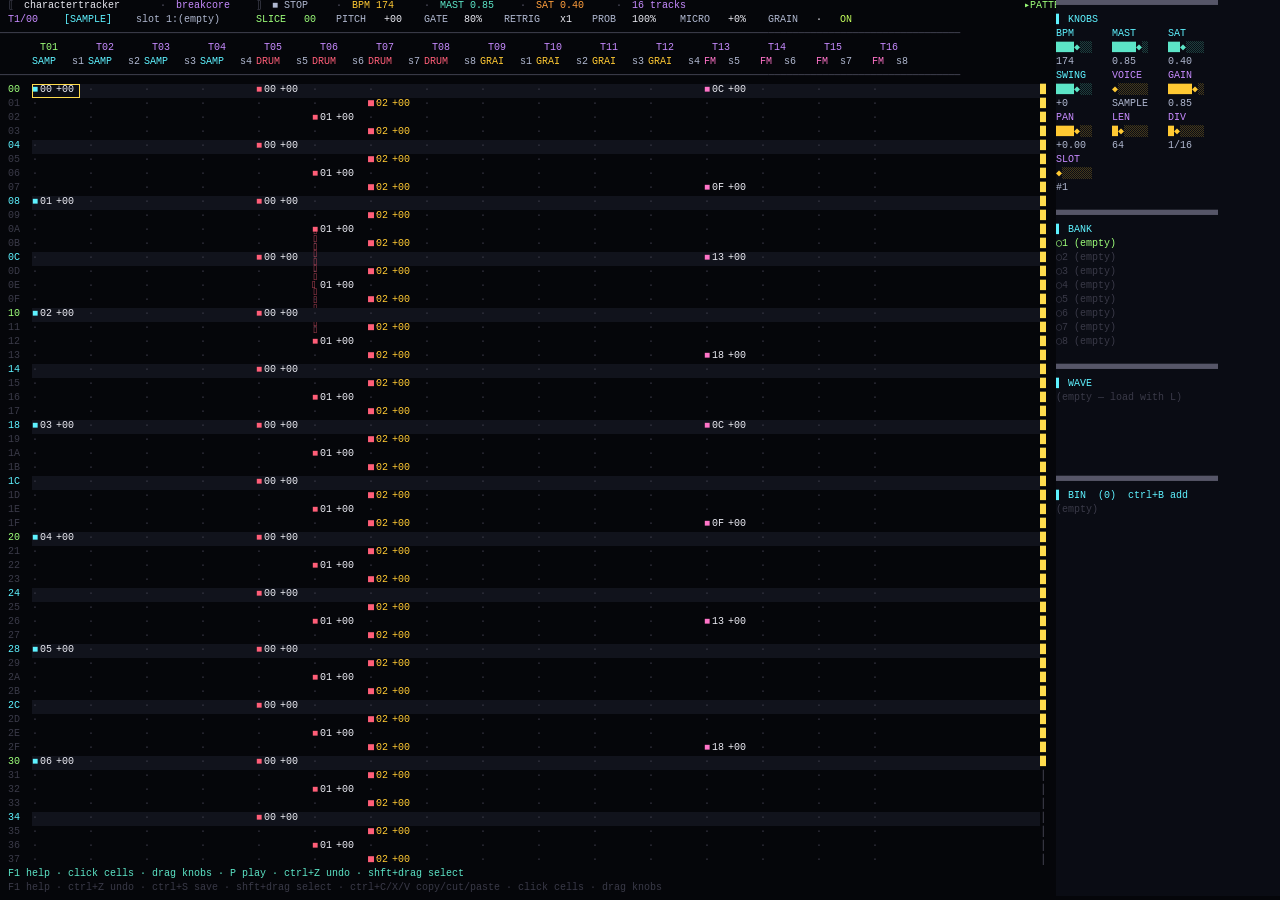
<file: charactertracker/index.html>
<!doctype html>
<html lang="en">
<head>
  <meta charset="utf-8" />
  <meta name="viewport" content="width=device-width,initial-scale=1,maximum-scale=1,user-scalable=no,viewport-fit=cover" />
  <meta name="mobile-web-app-capable" content="yes" />
  <meta name="apple-mobile-web-app-capable" content="yes" />
  <meta name="theme-color" content="#05060a" />
  <title>charactertracker — character-only breakcore tracker</title>
  <meta name="description" content="Character-only sample tracker built for breakcore. Polyrhythmic tracks, per-step retrigs, granular cells. Glyphs only." />
  <meta property="og:title" content="charactertracker" />
  <meta property="og:description" content="Character-only breakcore tracker. Slice breaks, ratchet, phase tracks, granulate. Glyphs only." />
  <meta property="og:type" content="website" />
  <meta property="og:url" content="https://willbearfruits.github.io/characterworld/charactertracker/" />
  <meta name="twitter:card" content="summary_large_image" />
  <link rel="stylesheet" href="css/app.css" />
</head>
<body>
  <canvas id="cv"></canvas>
  <input id="audioFile" type="file" accept="audio/*" hidden />
  <div id="io" class="io-overlay hidden"></div>
  <script type="module" src="js/main.js"></script>
</body>
</html>
</file>
<file: characterdelve/css/app.css>
html, body {
  margin: 0;
  padding: 0;
  background: #050608;
  color: #c8ccd2;
  font-family: "DejaVu Sans Mono", "Menlo", monospace;
  overflow: hidden;
  height: 100vh;
}

#stage {
  display: block;
  width: 100vw;
  height: 100vh;
  background: #050608;
  cursor: none;
  outline: none;
}
</file>
<file: characterfilm/css/app.css>
html, body {
  margin: 0;
  height: 100%;
  overflow: hidden;
  background: #030403;
  color: #d8f0c0;
  font-family: "Courier New", Courier, monospace;
}
body {
  cursor: none;
  user-select: none;
  -webkit-user-select: none;
}
canvas {
  display: block;
  width: 100vw;
  height: 100vh;
  background: #030403;
}
#io {
  position: fixed;
  inset: 0;
  display: none;
  align-items: center;
  justify-content: center;
  z-index: 9;
  background: rgba(3, 4, 3, 0.82);
}
#io.on { display: flex; }
#io #ioBody {
  background: #030403;
  border: 1px solid #566956;
  padding: 14px 18px;
  min-width: 280px;
  max-width: 80vw;
  max-height: 70vh;
  overflow: auto;
  color: #d8f0c0;
  font-family: "Courier New", Courier, monospace;
}
#io label { display: block; color: #708a70; font-size: 13px; margin-bottom: 6px; }
#io input, #io textarea, #io select {
  width: 100%;
  box-sizing: border-box;
  background: #030403;
  color: #d8f0c0;
  border: 1px solid #2a3a2a;
  padding: 6px 8px;
  font-family: inherit;
  font-size: 14px;
  margin-bottom: 10px;
}
#io .row { display: flex; gap: 8px; justify-content: flex-end; margin-top: 6px; }
#io button {
  background: #030403;
  color: #d8f0c0;
  border: 1px solid #566956;
  padding: 6px 14px;
  font-family: inherit;
  font-size: 13px;
  cursor: pointer;
}
#io button.primary { border-color: #fff16a; color: #fff16a; }
#io h3 { margin: 0 0 10px; font-size: 14px; color: #d8f0c0; }
#io p { margin: 6px 0; color: #708a70; font-size: 13px; line-height: 1.5; }
#io kbd { background: #0a120a; border: 1px solid #2a3a2a; padding: 1px 5px; font-size: 12px; color: #d8f0c0; }
</file>
<file: charactergrain/css/app.css>
* { margin: 0; padding: 0; box-sizing: border-box; }
html, body {
  width: 100%; height: 100%; overflow: hidden;
  background: #030403; color: #eeeeee;
  font-family: "Courier New", Courier, monospace;
}
body { cursor: none; }
#cv { display: block; width: 100vw; height: 100vh; image-rendering: pixelated; }
.hidden { display: none; }

/* Touch / mobile only — desktop (fine pointer) is unaffected. */
@media (pointer: coarse), (max-width: 720px) {
  html, body {
    overscroll-behavior: none;
    -webkit-user-select: none;
    user-select: none;
    -webkit-tap-highlight-color: transparent;
    -webkit-touch-callout: none;
  }
  body { cursor: auto; }
  #cv { touch-action: none; }
}
.io-overlay {
  position: fixed; inset: 0;
  background: rgba(3, 4, 3, 0.92);
  color: #d8d8d8;
  padding: 40px;
  overflow: auto;
  font-size: 14px;
  line-height: 1.4;
  white-space: pre-wrap;
  z-index: 100;
}
.io-overlay.hidden { display: none; }
</file>
<file: charactertracker/css/app.css>
* { margin: 0; padding: 0; box-sizing: border-box; }
html, body {
  width: 100%; height: 100%; overflow: hidden;
  background: #030403; color: #eeeeee;
  font-family: "Courier New", Courier, monospace;
}
body { cursor: none; }
#cv { display: block; width: 100vw; height: 100vh; image-rendering: pixelated; }
.hidden { display: none; }

@media (pointer: coarse), (max-width: 720px) {
  html, body {
    overscroll-behavior: none;
    -webkit-user-select: none;
    user-select: none;
    -webkit-tap-highlight-color: transparent;
    -webkit-touch-callout: none;
  }
  body { cursor: auto; }
  #cv { touch-action: none; }
}
.io-overlay {
  position: fixed; inset: 0;
  background: rgba(3, 4, 3, 0.94);
  color: #d8d8d8;
  padding: 0;
  overflow: hidden;
  font-size: 14px;
  line-height: 1.5;
  z-index: 100;
  display: flex;
  align-items: center;
  justify-content: center;
}
.io-overlay.hidden { display: none; }
#ioInner {
  background: #0a0c14;
  border: 1px solid #565668;
  max-width: 760px;
  max-height: 90vh;
  width: 92vw;
  padding: 22px 28px;
  overflow: auto;
  font-family: "Courier New", Courier, monospace;
}
#ioTitle {
  font-size: 18px;
  color: #9dff7a;
  margin: 0 0 12px;
  border-bottom: 1px solid #565668;
  padding-bottom: 8px;
}
#ioBody { color: #b0b8d0; }
#ioBody h3 { color: #5ef2ff; margin: 14px 0 6px; font-size: 14px; }
#ioBody p { margin: 6px 0; }
#ioBody ul { margin: 6px 0 6px 18px; }
#ioBody li { margin: 2px 0; }
#ioBody table { border-collapse: collapse; margin: 4px 0; }
#ioBody td { padding: 2px 12px 2px 0; font-size: 13px; vertical-align: top; }
#ioBody td:first-child { color: #ffc933; white-space: nowrap; }
#ioBody b { color: #eaeaf2; font-weight: normal; }
#ioBody a { color: #9dff7a; text-decoration: none; }
#ioBtns { margin-top: 16px; text-align: right; border-top: 1px solid #565668; padding-top: 10px; }
#ioBtns button {
  background: #11131c;
  color: #eaeaf2;
  border: 1px solid #565668;
  padding: 6px 14px;
  font-family: inherit;
  font-size: 13px;
  cursor: pointer;
}
#ioBtns button:hover { border-color: #9dff7a; color: #9dff7a; }
</file>
